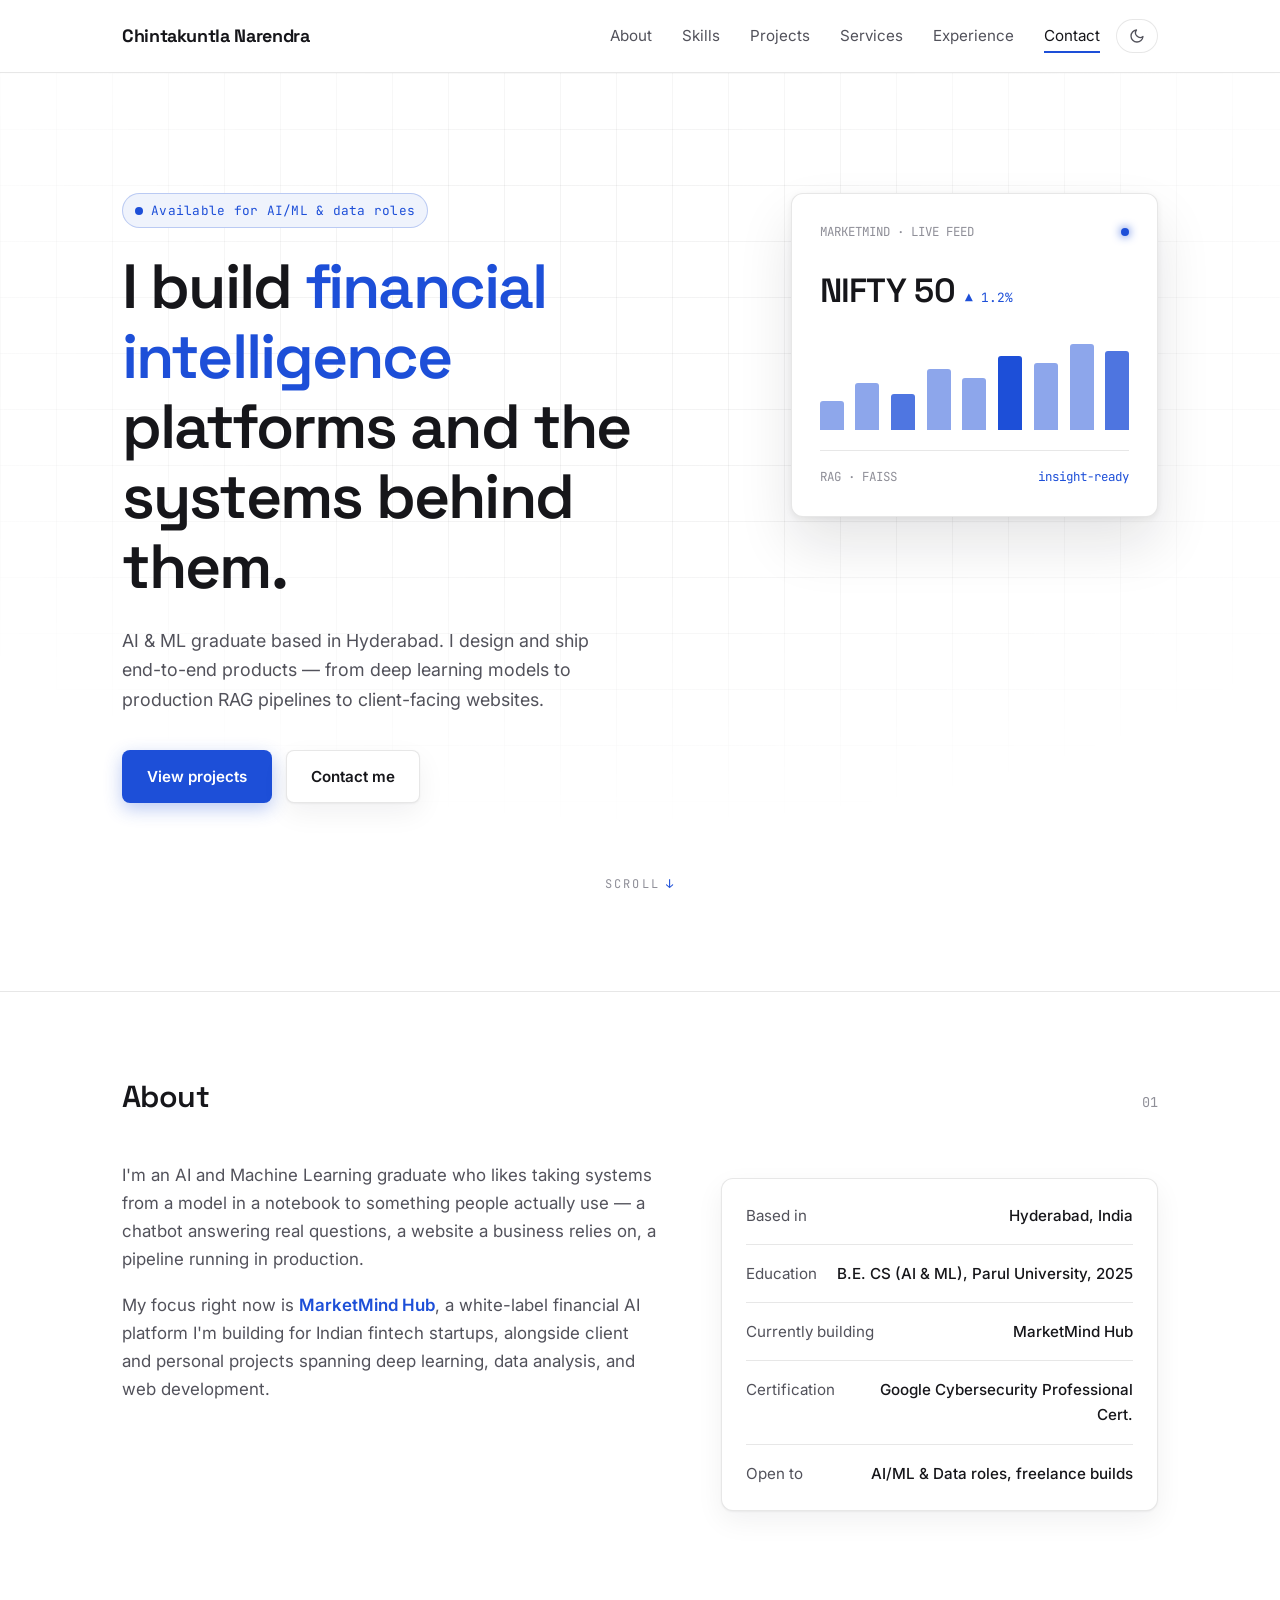
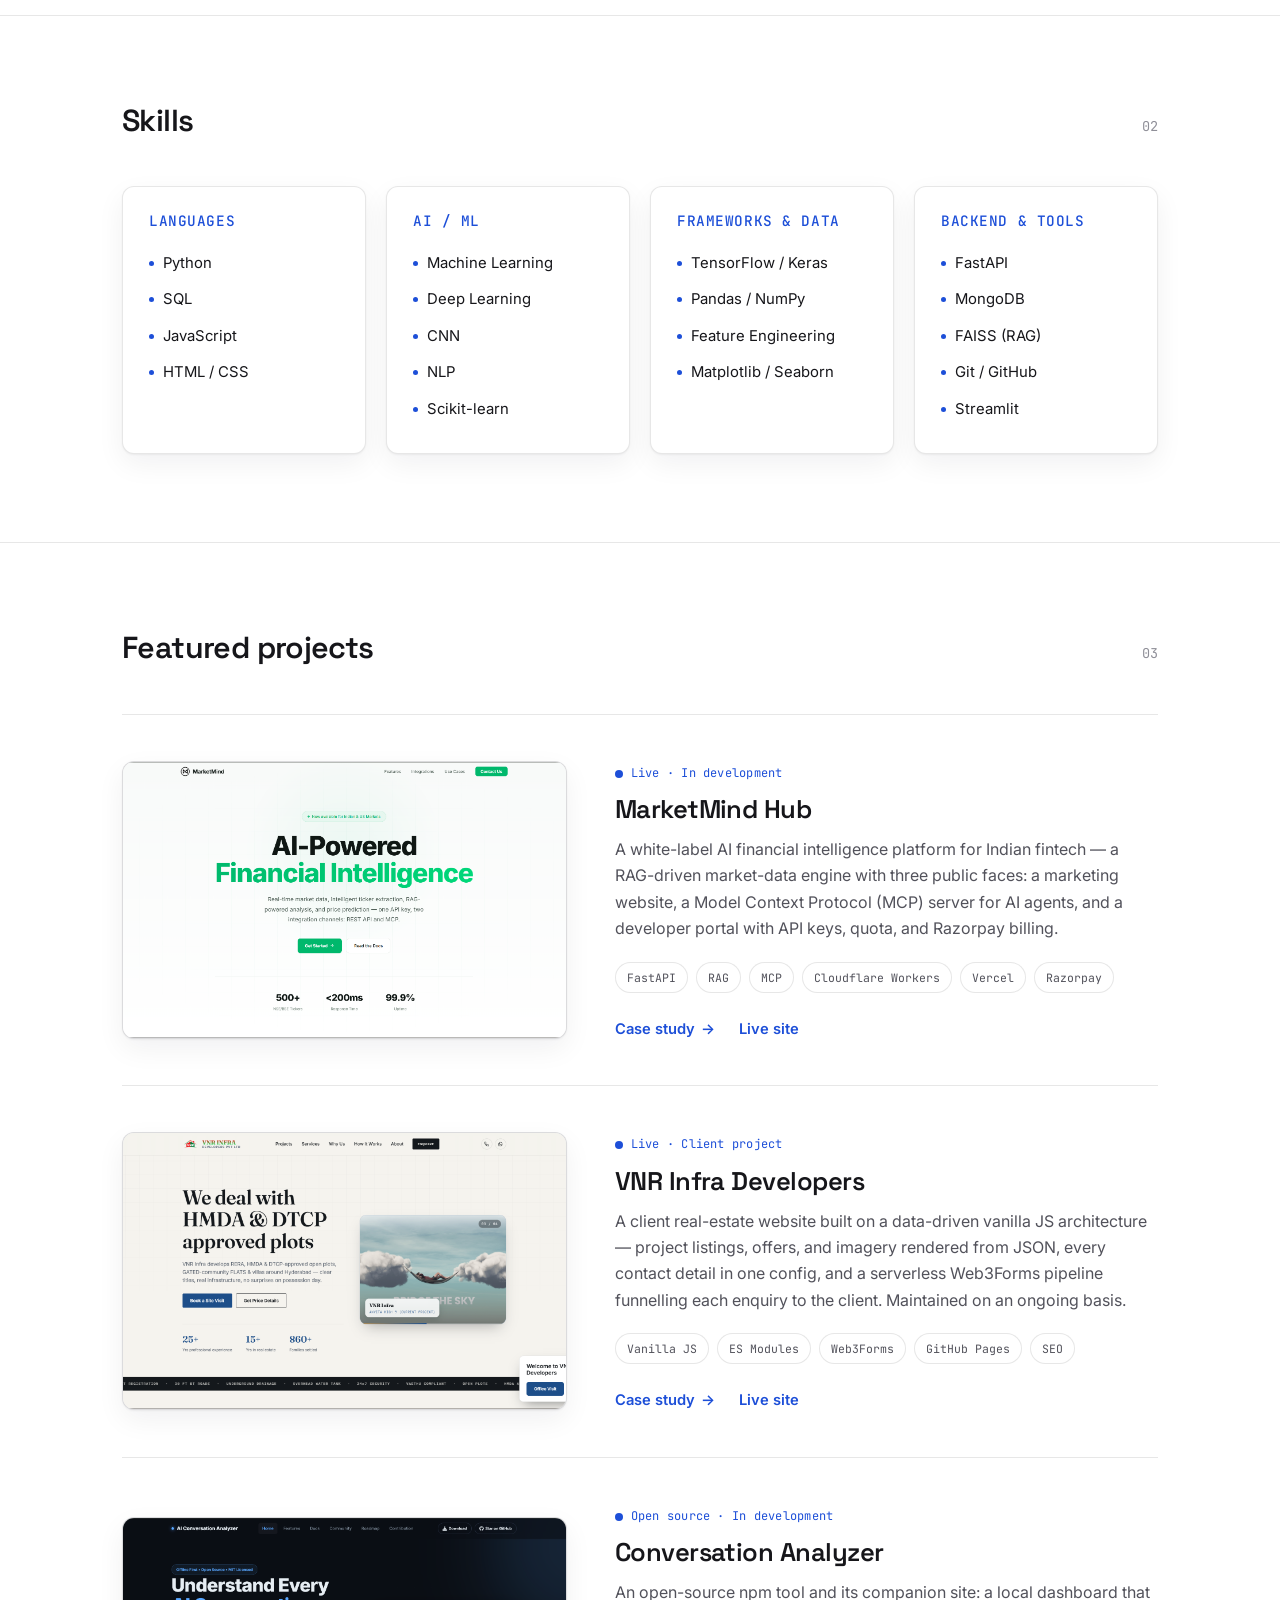
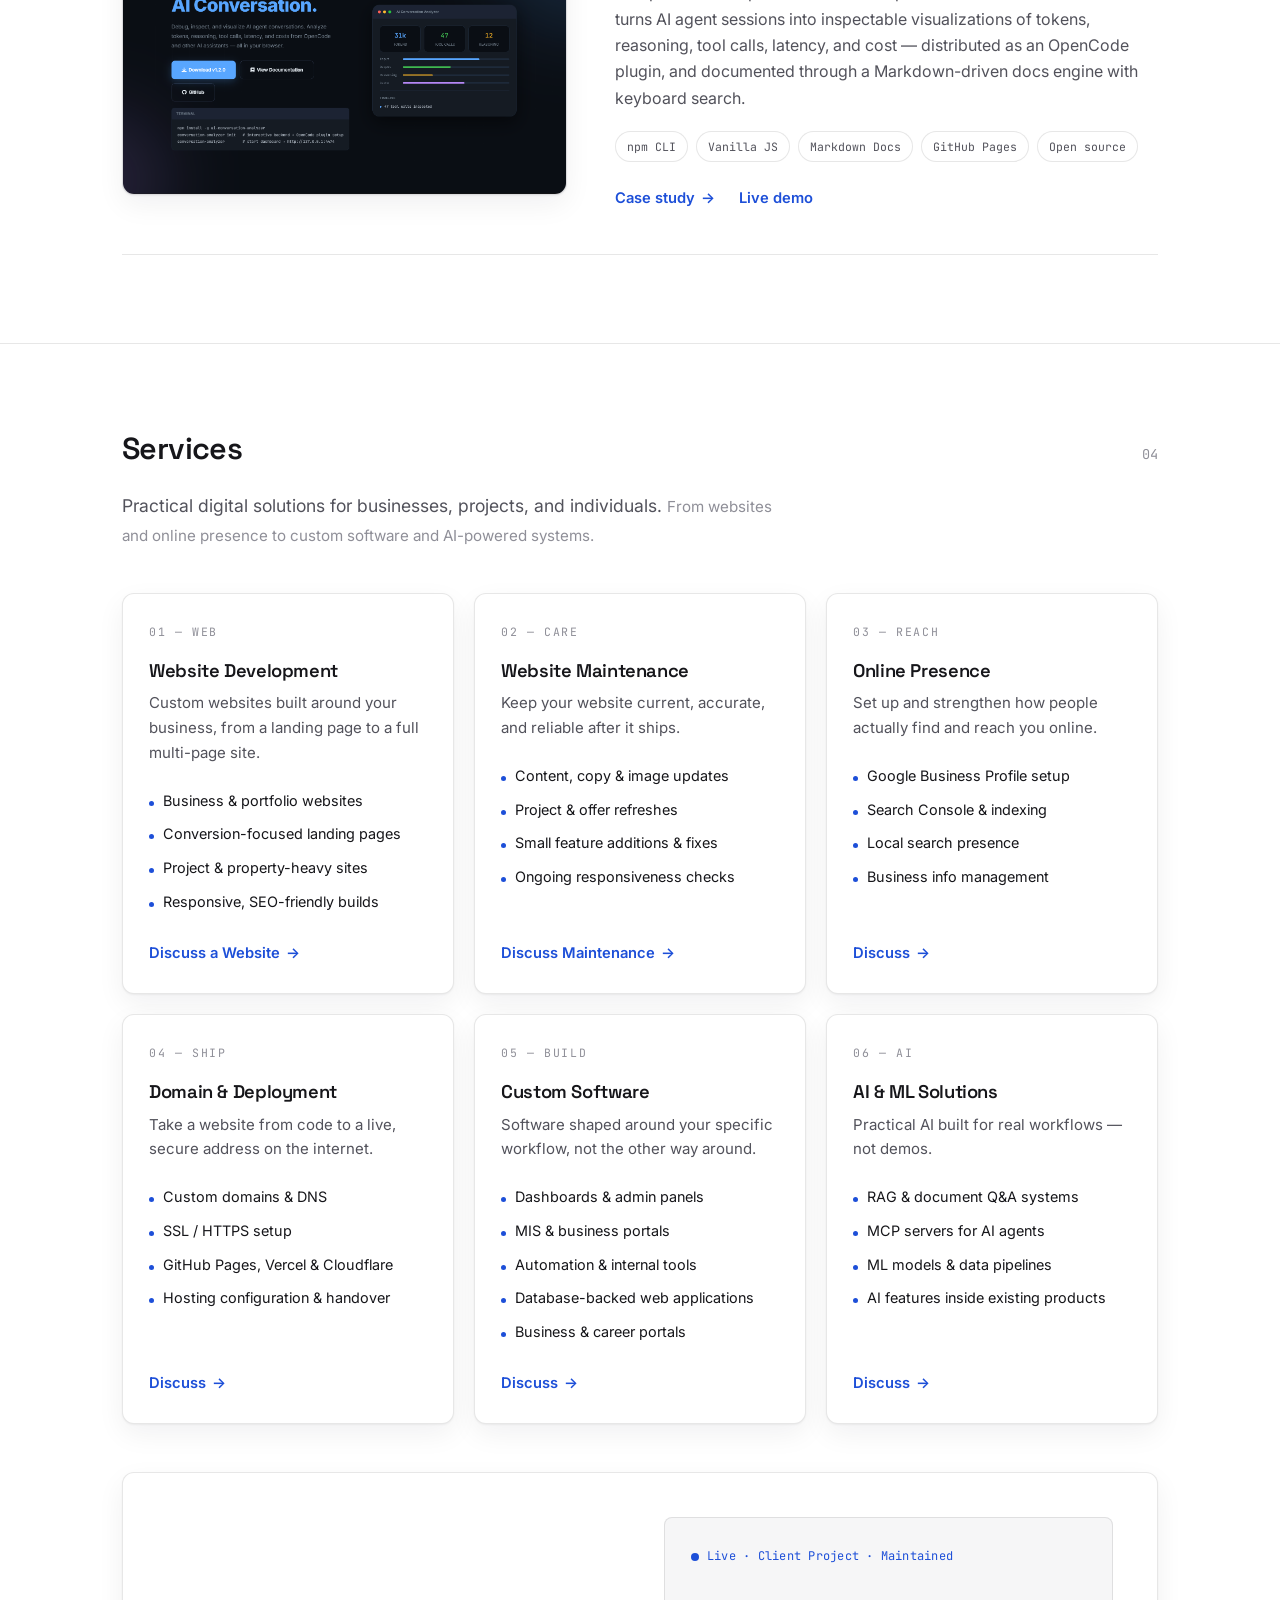
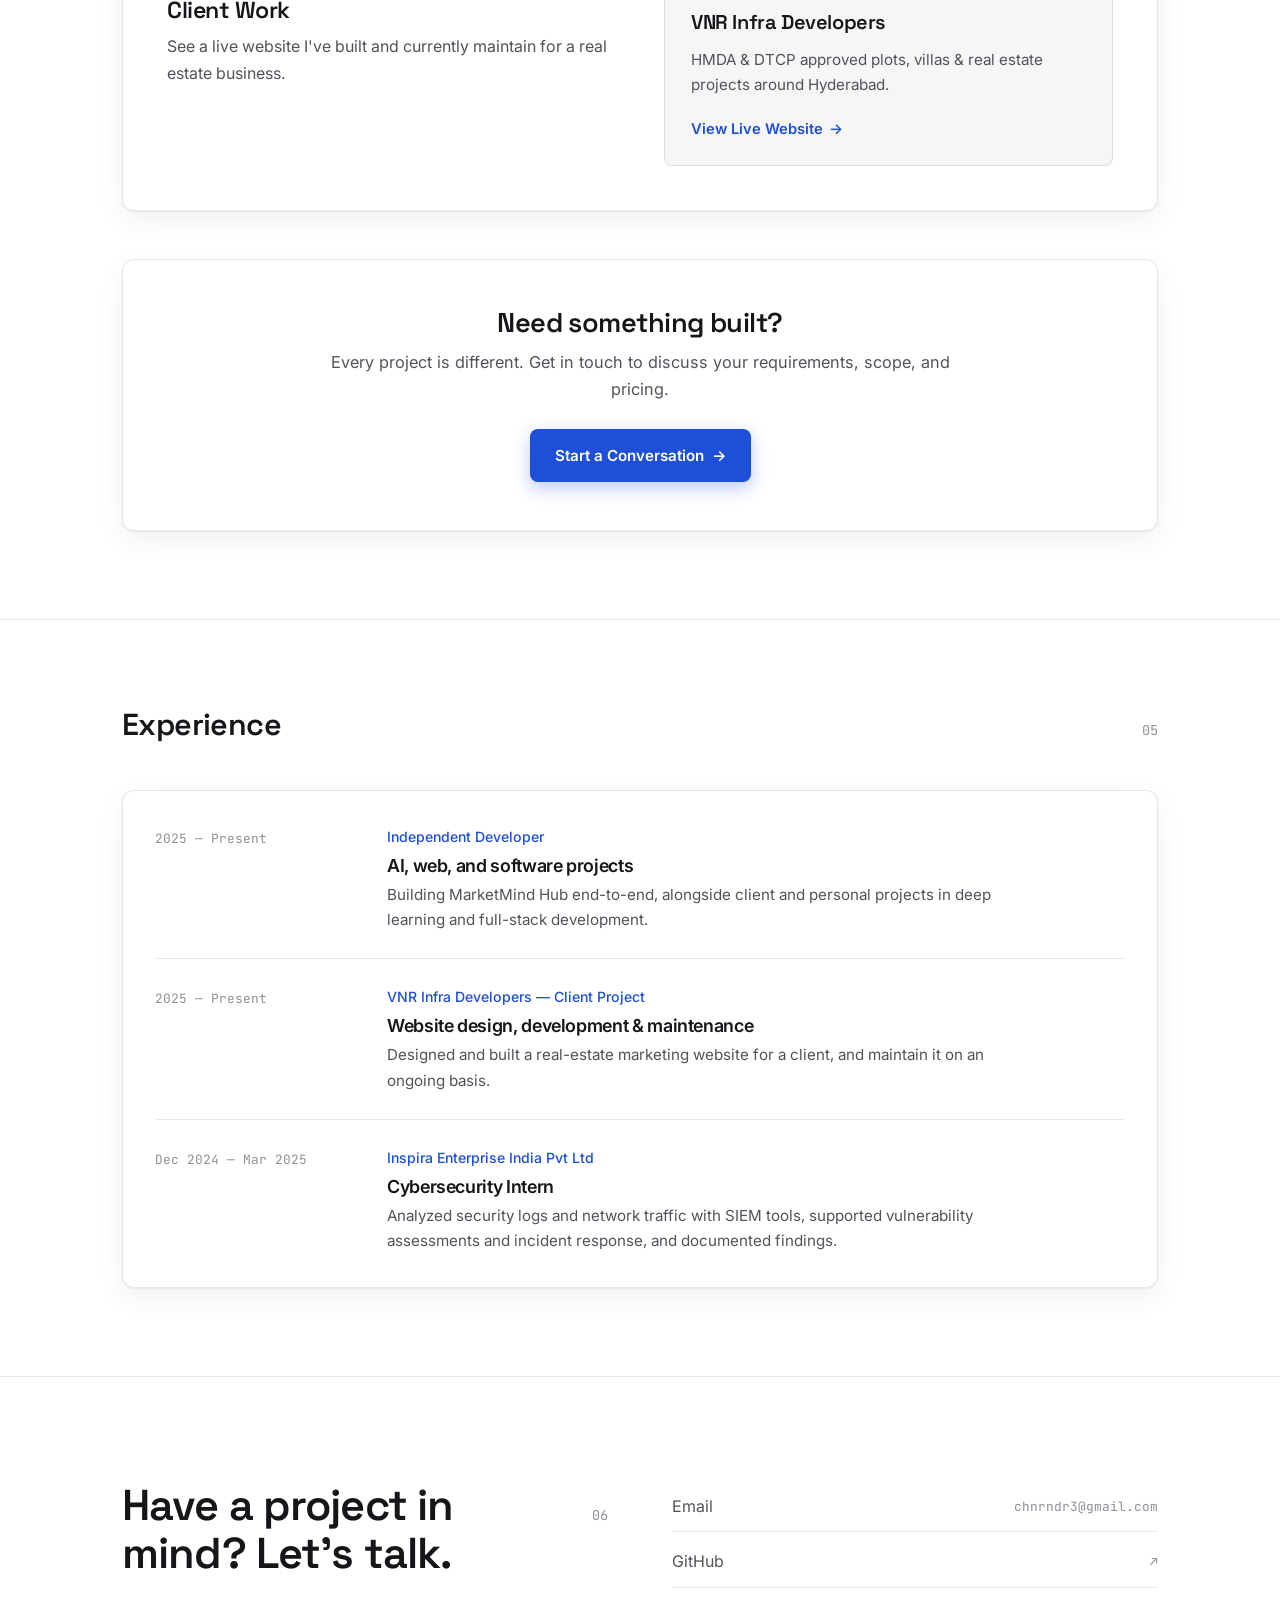
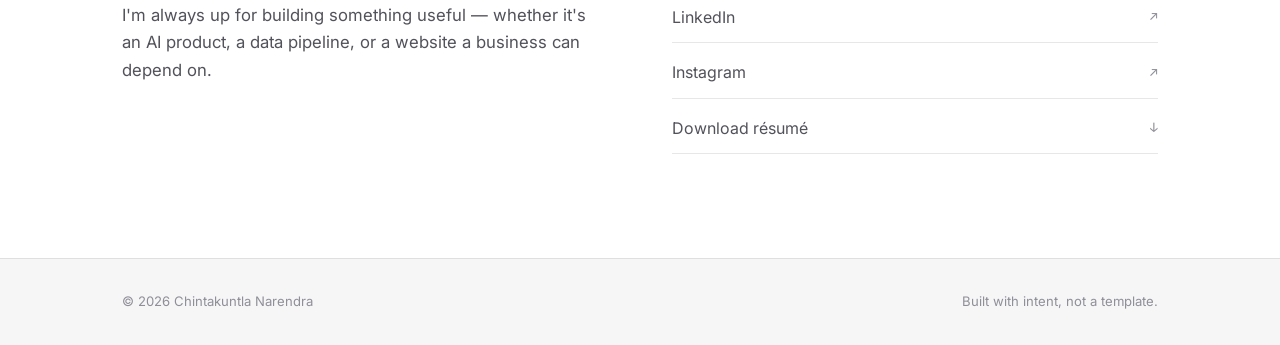
<file: index.html>
<!DOCTYPE html>
<html lang="en">
<head>
<meta charset="UTF-8" />
<meta name="viewport" content="width=device-width, initial-scale=1.0" />
<title>Chintakuntla Narendra — AI/ML Engineer &amp; Developer</title>
<meta name="description" content="Portfolio of Chintakuntla Narendra — AI/ML engineer building financial intelligence platforms, deep learning systems, and client web products." />
<link rel="preconnect" href="https://fonts.googleapis.com">
<link href="https://fonts.googleapis.com/css2?family=Space+Grotesk:wght@400;500;600&family=Inter:wght@400;500;600&family=JetBrains+Mono:wght@400;500&display=swap" rel="stylesheet">
<link rel="stylesheet" href="css/style.css" />
<script>
  // Apply theme before paint to avoid flash
  (function () {
    try {
      var stored = localStorage.getItem("theme");
      var dark = stored ? stored === "dark" : window.matchMedia("(prefers-color-scheme: dark)").matches;
      if (dark) document.documentElement.setAttribute("data-theme", "dark");
    } catch (e) {}
  })();
</script>
</head>
<body>

<header class="site-header">
  <div class="wrap">
    <a href="#top" class="name">Chintakuntla Narendra</a>
    <nav>
      <span class="nav-links">
        <a href="#about">About</a>
        <a href="#skills">Skills</a>
        <a href="#projects">Projects</a>
        <a href="#services">Services</a>
        <a href="#experience">Experience</a>
        <a href="#contact">Contact</a>
      </span>
      <button class="theme-toggle" id="themeToggle" aria-label="Toggle color theme">
        <span class="icon icon-moon">
          <svg width="16" height="16" viewBox="0 0 24 24" fill="none" stroke="currentColor" stroke-width="2" stroke-linecap="round" stroke-linejoin="round"><path d="M21 12.79A9 9 0 1 1 11.21 3 7 7 0 0 0 21 12.79z"/></svg>
        </span>
        <span class="icon icon-sun">
          <svg width="16" height="16" viewBox="0 0 24 24" fill="none" stroke="currentColor" stroke-width="2" stroke-linecap="round" stroke-linejoin="round"><circle cx="12" cy="12" r="5"/><line x1="12" y1="1" x2="12" y2="3"/><line x1="12" y1="21" x2="12" y2="23"/><line x1="4.22" y1="4.22" x2="5.64" y2="5.64"/><line x1="18.36" y1="18.36" x2="19.78" y2="19.78"/><line x1="1" y1="12" x2="3" y2="12"/><line x1="21" y1="12" x2="23" y2="12"/><line x1="4.22" y1="19.78" x2="5.64" y2="18.36"/><line x1="18.36" y1="5.64" x2="19.78" y2="4.22"/></svg>
        </span>
      </button>
    </nav>
  </div>
</header>

<main id="top">

  <section class="hero">
    <div class="wrap hero-inner">
      <div class="reveal">
        <span class="badge"><span class="dot"></span>Available for AI/ML &amp; data roles</span>
        <h1>I build <em>financial intelligence</em> platforms and the systems behind them.</h1>
        <p class="lede">AI &amp; ML graduate based in Hyderabad. I design and ship end-to-end products — from deep learning models to production RAG pipelines to client-facing websites.</p>
        <div class="cta-row">
          <a href="#projects" class="btn btn-primary">View projects</a>
          <a href="#contact" class="btn btn-ghost">Contact me</a>
        </div>
      </div>

      <div class="hero-panel reveal">
        <div class="panel-head">
          <span>MARKETMIND · LIVE FEED</span>
          <span class="led"></span>
        </div>
        <div class="panel-stat">
          <span class="num">NIFTY 50</span>
          <span class="delta">▲ 1.2%</span>
        </div>
        <div class="mini-bars" aria-hidden="true">
          <span></span><span></span><span></span><span></span><span></span><span></span><span></span><span></span><span></span>
        </div>
        <div class="panel-foot">
          <span>RAG · FAISS</span>
          <span class="accent">insight-ready</span>
        </div>
      </div>
    </div>
    <div class="scroll-cue">Scroll<span class="arrow">↓</span></div>
  </section>

  <hr class="hairline" />

  <section id="about">
    <div class="wrap">
      <div class="section-head reveal">
        <h2 class="eyebrow">About</h2>
        <span class="index">01</span>
      </div>
      <div class="about-grid">
        <div class="body reveal">
          <p>I'm an AI and Machine Learning graduate who likes taking systems from a model in a notebook to something people actually use — a chatbot answering real questions, a website a business relies on, a pipeline running in production.</p>
          <p>My focus right now is <strong>MarketMind Hub</strong>, a white-label financial AI platform I'm building for Indian fintech startups, alongside client and personal projects spanning deep learning, data analysis, and web development.</p>
        </div>
        <ul class="fact-card reveal">
          <li><span class="k">Based in</span><span class="v">Hyderabad, India</span></li>
          <li><span class="k">Education</span><span class="v">B.E. CS (AI &amp; ML), Parul University, 2025</span></li>
          <li><span class="k">Currently building</span><span class="v">MarketMind Hub</span></li>
          <li><span class="k">Certification</span><span class="v">Google Cybersecurity Professional Cert.</span></li>
          <li><span class="k">Open to</span><span class="v">AI/ML &amp; Data roles, freelance builds</span></li>
        </ul>
      </div>
    </div>
  </section>

  <hr class="hairline" />

  <section id="skills">
    <div class="wrap">
      <div class="section-head reveal">
        <h2 class="eyebrow">Skills</h2>
        <span class="index">02</span>
      </div>
      <div class="skills-grid">
        <div class="skill-group reveal">
          <h3>Languages</h3>
          <ul><li>Python</li><li>SQL</li><li>JavaScript</li><li>HTML / CSS</li></ul>
        </div>
        <div class="skill-group reveal">
          <h3>AI / ML</h3>
          <ul><li>Machine Learning</li><li>Deep Learning</li><li>CNN</li><li>NLP</li><li>Scikit-learn</li></ul>
        </div>
        <div class="skill-group reveal">
          <h3>Frameworks &amp; Data</h3>
          <ul><li>TensorFlow / Keras</li><li>Pandas / NumPy</li><li>Feature Engineering</li><li>Matplotlib / Seaborn</li></ul>
        </div>
        <div class="skill-group reveal">
          <h3>Backend &amp; Tools</h3>
          <ul><li>FastAPI</li><li>MongoDB</li><li>FAISS (RAG)</li><li>Git / GitHub</li><li>Streamlit</li></ul>
        </div>
      </div>
    </div>
  </section>

  <hr class="hairline" />

  <section id="projects">
    <div class="wrap">
      <div class="section-head reveal">
        <h2 class="eyebrow">Featured projects</h2>
        <span class="index">03</span>
      </div>

      <div class="project-row reveal">
        <div class="project-media"><img src="assets/marketmind_website.png" alt="MarketMind Hub website screenshot" loading="lazy" width="800" height="500" /></div>
        <div class="project-meta">
          <span class="status">Live · In development</span>
          <h3>MarketMind Hub</h3>
          <p>A white-label AI financial intelligence platform for Indian fintech — a RAG-driven market-data engine with three public faces: a marketing website, a Model Context Protocol (MCP) server for AI agents, and a developer portal with API keys, quota, and Razorpay billing.</p>
          <div class="tag-list">
            <span class="tag">FastAPI</span><span class="tag">RAG</span><span class="tag">MCP</span><span class="tag">Cloudflare Workers</span><span class="tag">Vercel</span><span class="tag">Razorpay</span>
          </div>
          <div class="project-links">
            <a href="projects/marketmind/index.html">Case study <span class="arrow-expand">→</span></a>
            <a href="https://marketmind-hub.in/" target="_blank" rel="noopener">Live site</a>
          </div>
        </div>
      </div>

      <div class="project-row reveal">
        <div class="project-media"><img src="assets/vnr_infra_website.png" alt="VNR Infra Developers website screenshot" loading="lazy" width="800" height="500" /></div>
        <div class="project-meta">
          <span class="status">Live · Client project</span>
          <h3>VNR Infra Developers</h3>
          <p>A client real-estate website built on a data-driven vanilla JS architecture — project listings, offers, and imagery rendered from JSON, every contact detail in one config, and a serverless Web3Forms pipeline funnelling each enquiry to the client. Maintained on an ongoing basis.</p>
          <div class="tag-list">
            <span class="tag">Vanilla JS</span><span class="tag">ES Modules</span><span class="tag">Web3Forms</span><span class="tag">GitHub Pages</span><span class="tag">SEO</span>
          </div>
          <div class="project-links">
            <a href="projects/vnr.html">Case study <span class="arrow-expand">→</span></a>
            <a href="https://vnrinfradevelopers.com/" target="_blank" rel="noopener">Live site</a>
          </div>
        </div>
      </div>

      <div class="project-row reveal">
        <div class="project-media"><img src="assets/conversation_analyzer_website.png" alt="Conversation Analyzer dashboard screenshot" loading="lazy" width="800" height="500" /></div>
        <div class="project-meta">
          <span class="status">Open source · In development</span>
          <h3>Conversation Analyzer</h3>
          <p>An open-source npm tool and its companion site: a local dashboard that turns AI agent sessions into inspectable visualizations of tokens, reasoning, tool calls, latency, and cost — distributed as an OpenCode plugin, and documented through a Markdown-driven docs engine with keyboard search.</p>
          <div class="tag-list">
            <span class="tag">npm CLI</span><span class="tag">Vanilla JS</span><span class="tag">Markdown Docs</span><span class="tag">GitHub Pages</span><span class="tag">Open source</span>
          </div>
          <div class="project-links">
            <a href="projects/conversation-analyzer.html">Case study <span class="arrow-expand">→</span></a>
            <a href="https://conversation-analyzer.github.io/" target="_blank" rel="noopener">Live demo</a>
          </div>
        </div>
      </div>

      <!-- <div class="project-row reveal">
        <div class="project-media"><div class="placeholder">Plant Disease Detection<br/>screenshot</div></div>
        <div class="project-meta">
          <span class="status">Complete</span>
          <h3>Plant Disease Detection</h3>
          <p>A CNN-based deep learning model for classifying plant diseases from leaf images, with image preprocessing, augmentation, and a real-time prediction workflow in Jupyter.</p>
          <div class="tag-list">
            <span class="tag">TensorFlow</span><span class="tag">Keras</span><span class="tag">CNN</span>
          </div>
          <div class="project-links">
            <a href="projects/plant-disease.html">Case study <span class="arrow-expand">→</span></a>
            <a href="https://github.com/NarriGoud/" target="_blank" rel="noopener">GitHub</a>
          </div>
        </div>
      </div> -->

    </div>
  </section>

  <hr class="hairline" />

  <section id="services">
    <div class="wrap">
      <div class="section-head reveal">
        <h2 class="eyebrow">Services</h2>
        <span class="index">04</span>
      </div>
      <p class="services-lede reveal">
        Practical digital solutions for businesses, projects, and individuals.
        <span>From websites and online presence to custom software and AI-powered systems.</span>
      </p>

      <div class="services-grid">
        <article class="service-card reveal">
          <span class="service-num">01 — Web</span>
          <h3>Website Development</h3>
          <p>Custom websites built around your business, from a landing page to a full multi-page site.</p>
          <ul>
            <li>Business &amp; portfolio websites</li>
            <li>Conversion-focused landing pages</li>
            <li>Project &amp; property-heavy sites</li>
            <li>Responsive, SEO-friendly builds</li>
          </ul>
          <a href="#contact">Discuss a Website <span class="arrow-expand">→</span></a>
        </article>

        <article class="service-card reveal">
          <span class="service-num">02 — Care</span>
          <h3>Website Maintenance</h3>
          <p>Keep your website current, accurate, and reliable after it ships.</p>
          <ul>
            <li>Content, copy &amp; image updates</li>
            <li>Project &amp; offer refreshes</li>
            <li>Small feature additions &amp; fixes</li>
            <li>Ongoing responsiveness checks</li>
          </ul>
          <a href="#contact">Discuss Maintenance <span class="arrow-expand">→</span></a>
        </article>

        <article class="service-card reveal">
          <span class="service-num">03 — Reach</span>
          <h3>Online Presence</h3>
          <p>Set up and strengthen how people actually find and reach you online.</p>
          <ul>
            <li>Google Business Profile setup</li>
            <li>Search Console &amp; indexing</li>
            <li>Local search presence</li>
            <li>Business info management</li>
          </ul>
          <a href="#contact">Discuss <span class="arrow-expand">→</span></a>
        </article>

        <article class="service-card reveal">
          <span class="service-num">04 — Ship</span>
          <h3>Domain &amp; Deployment</h3>
          <p>Take a website from code to a live, secure address on the internet.</p>
          <ul>
            <li>Custom domains &amp; DNS</li>
            <li>SSL / HTTPS setup</li>
            <li>GitHub Pages, Vercel &amp; Cloudflare</li>
            <li>Hosting configuration &amp; handover</li>
          </ul>
          <a href="#contact">Discuss <span class="arrow-expand">→</span></a>
        </article>

        <article class="service-card reveal">
          <span class="service-num">05 — Build</span>
          <h3>Custom Software</h3>
          <p>Software shaped around your specific workflow, not the other way around.</p>
          <ul>
            <li>Dashboards &amp; admin panels</li>
            <li>MIS &amp; business portals</li>
            <li>Automation &amp; internal tools</li>
            <li>Database-backed web applications</li>
            <li>Business & career portals</li>
          </ul>
          <a href="#contact">Discuss <span class="arrow-expand">→</span></a>
        </article>

        <article class="service-card reveal">
          <span class="service-num">06 — AI</span>
          <h3>AI &amp; ML Solutions</h3>
          <p>Practical AI built for real workflows — not demos.</p>
          <ul>
            <li>RAG &amp; document Q&amp;A systems</li>
            <li>MCP servers for AI agents</li>
            <li>ML models &amp; data pipelines</li>
            <li>AI features inside existing products</li>
          </ul>
          <a href="#contact">Discuss <span class="arrow-expand">→</span></a>
        </article>
      </div>

      <div class="client-work reveal">
        <div class="client-work-head">
          <h3>Client Work</h3>
          <p>See a live website I've built and currently maintain for a real estate business.</p>
        </div>
        <div class="client-work-item">
          <span class="client-status">Live · Client Project · Maintained</span>
          <h4>VNR Infra Developers</h4>
          <p>HMDA &amp; DTCP approved plots, villas &amp; real estate projects around Hyderabad.</p>
          <a href="https://vnrinfradevelopers.com/" target="_blank" rel="noopener">View Live Website <span class="arrow-expand">→</span></a>
        </div>
      </div>

      <div class="services-cta reveal">
        <h3>Need something built?</h3>
        <p>Every project is different. Get in touch to discuss your requirements, scope, and pricing.</p>
        <a href="#contact" class="btn btn-primary">Start a Conversation <span class="arrow-expand">→</span></a>
      </div>
    </div>
  </section>

  <hr class="hairline" />

  <section id="experience">
    <div class="wrap">
      <div class="section-head reveal">
        <h2 class="eyebrow">Experience</h2>
        <span class="index">05</span>
      </div>

      <div class="exp-list reveal">
        <div class="exp-item">
          <div class="when">2025 — Present</div>
          <div>
            <span class="org">Independent Developer</span>
            <h3>AI, web, and software projects</h3>
            <p>Building MarketMind Hub end-to-end, alongside client and personal projects in deep learning and full-stack development.</p>
          </div>
        </div>

        <div class="exp-item">
          <div class="when">2025 — Present</div>
          <div>
            <span class="org">VNR Infra Developers — Client Project</span>
            <h3>Website design, development &amp; maintenance</h3>
            <p>Designed and built a real-estate marketing website for a client, and maintain it on an ongoing basis.</p>
          </div>
        </div>

        <div class="exp-item">
          <div class="when">Dec 2024 — Mar 2025</div>
          <div>
            <span class="org">Inspira Enterprise India Pvt Ltd</span>
            <h3>Cybersecurity Intern</h3>
            <p>Analyzed security logs and network traffic with SIEM tools, supported vulnerability assessments and incident response, and documented findings.</p>
          </div>
        </div>
      </div>
    </div>
  </section>

  <section id="contact" class="contact">
    <div class="wrap">
      <div class="reveal">
        <div class="section-head" style="margin-bottom:24px;">
          <h2>Have a project in mind? Let's talk.</h2>
          <span class="index">06</span>
        </div>
        <p class="sub">I'm always up for building something useful — whether it's an AI product, a data pipeline, or a website a business can depend on.</p>
      </div>
      <div class="contact-links reveal">
        <a href="mailto:chnrndr3@gmail.com">Email <span class="ext">chnrndr3@gmail.com</span></a>
        <a href="https://github.com/NarriGoud/" target="_blank" rel="noopener">GitHub <span class="ext">↗</span></a>
        <a href="https://www.linkedin.com/in/chintakuntla-narendra" target="_blank" rel="noopener">LinkedIn <span class="ext">↗</span></a>
        <a href="https://www.instagram.com/narri___goud/" target="_blank" rel="noopener">Instagram <span class="ext">↗</span></a>
        <a href="assets/ChintakuntlaNarendra.pdf" target="_blank" rel="noopener">Download résumé <span class="ext">↓</span></a>
      </div>
    </div>
  </section>

</main>

<footer class="site-footer">
  <div class="wrap">
    <span>© <span id="year"></span> Chintakuntla Narendra</span>
    <span>Built with intent, not a template.</span>
  </div>
</footer>

<script src="js/main.js"></script>
</body>
</html>
</file>
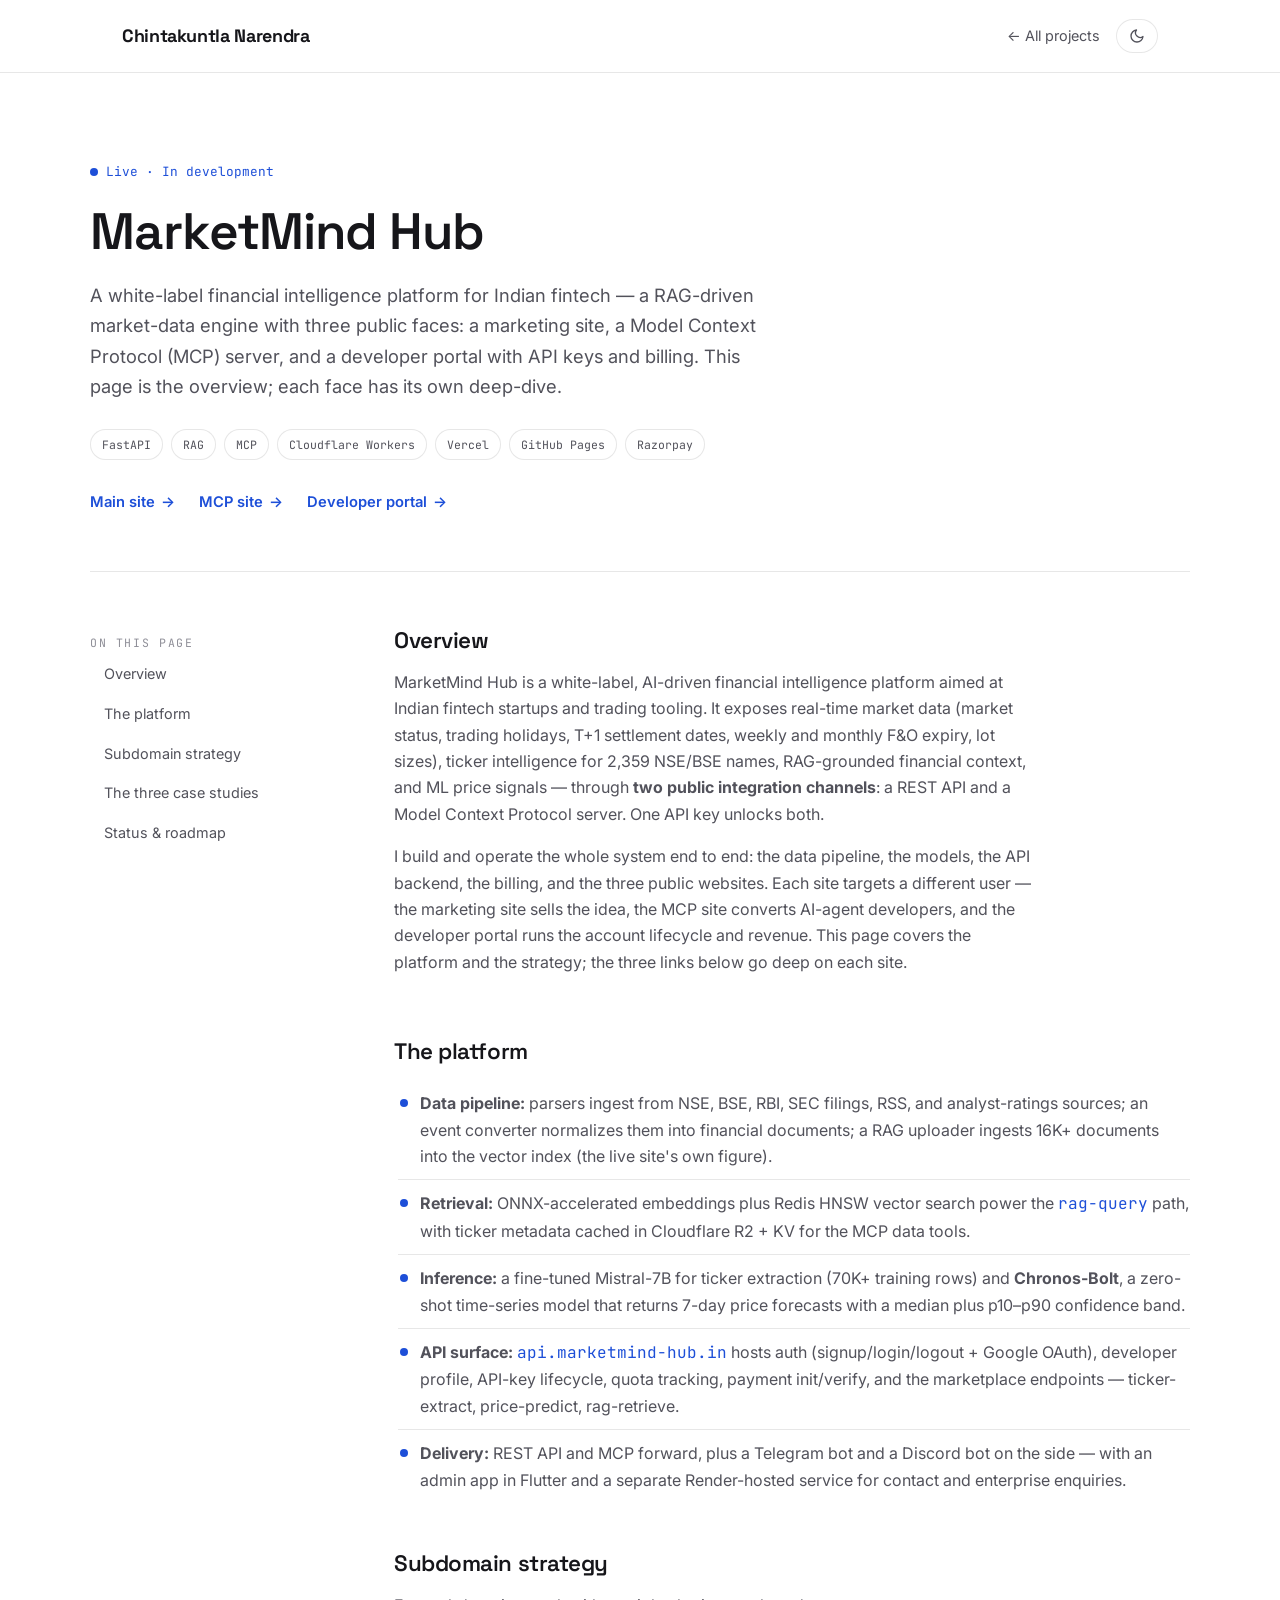
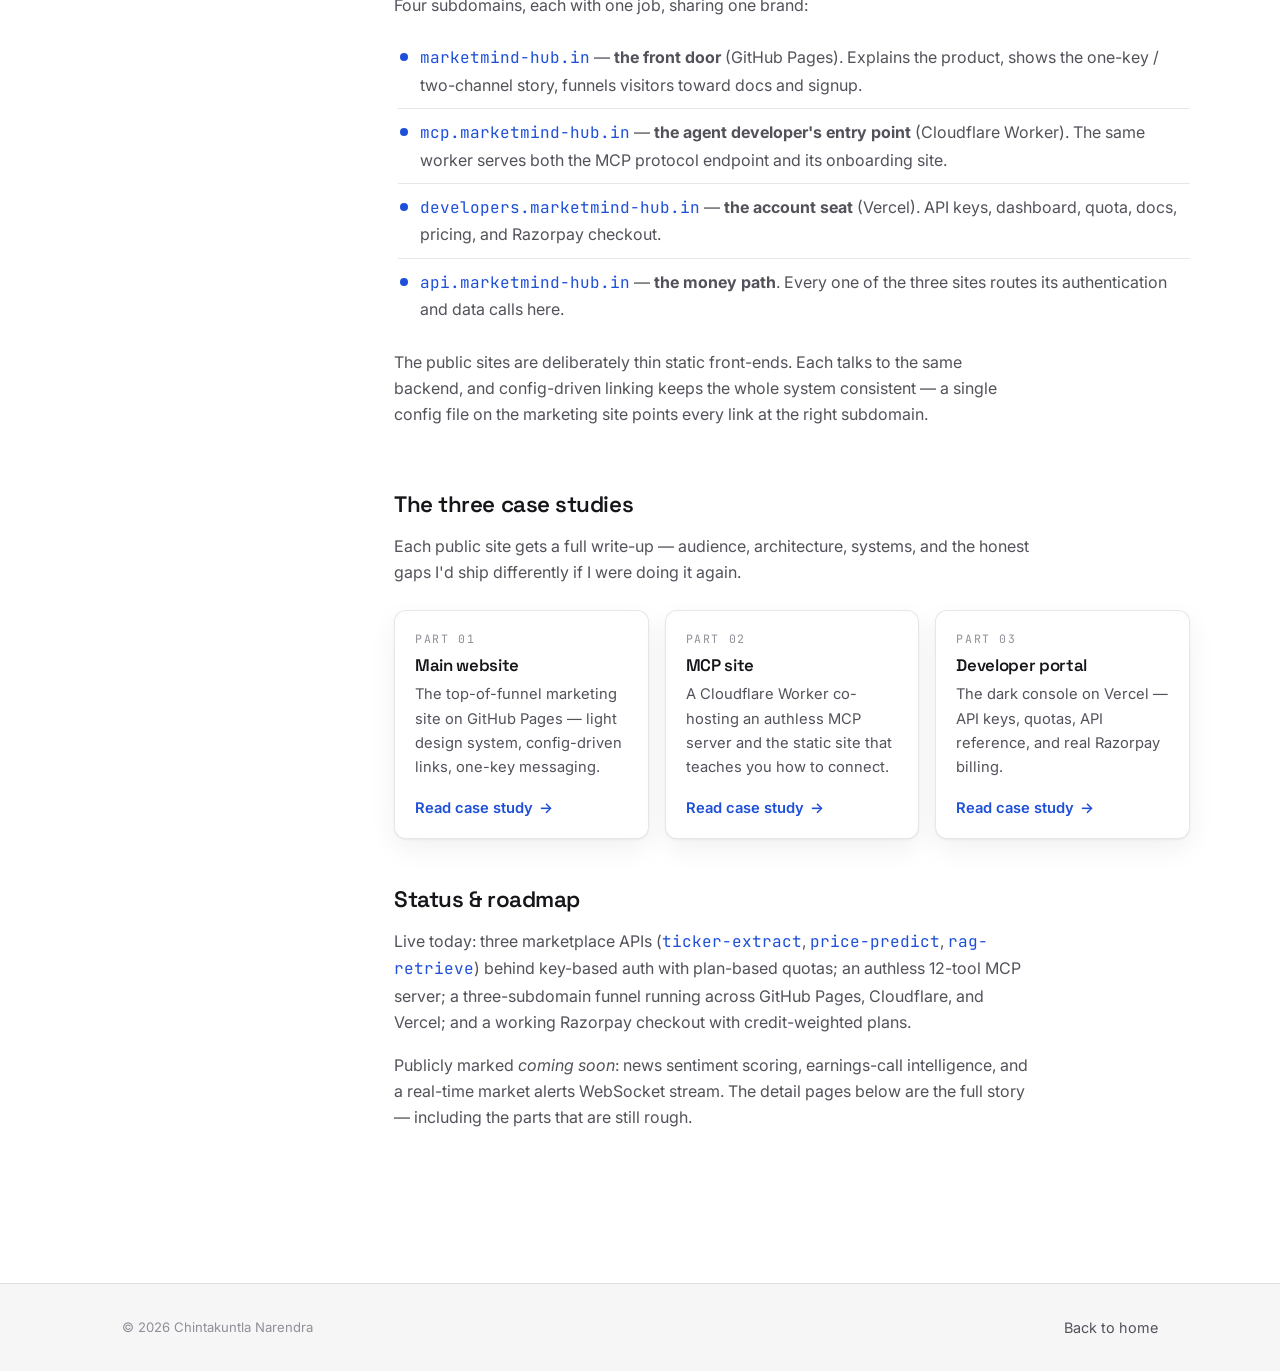
<file: projects/marketmind/index.html>
<!DOCTYPE html>
<html lang="en">
<head>
<meta charset="UTF-8" />
<meta name="viewport" content="width=device-width, initial-scale=1.0" />
<title>MarketMind Hub — Case Study — Chintakuntla Narendra</title>
<meta name="description" content="Case study overview: MarketMind Hub, a white-label AI financial intelligence platform for Indian fintech — a RAG-driven market data engine with three public faces: a marketing site, an MCP server, and a developer portal." />
<link href="https://fonts.googleapis.com/css2?family=Space+Grotesk:wght@400;500;600&family=Inter:wght@400;500;600&family=JetBrains+Mono:wght@400;500&display=swap" rel="stylesheet">
<link rel="stylesheet" href="../../css/style.css" />
<script>
  (function () {
    try {
      var stored = localStorage.getItem("theme");
      var dark = stored ? stored === "dark" : window.matchMedia("(prefers-color-scheme: dark)").matches;
      if (dark) document.documentElement.setAttribute("data-theme", "dark");
    } catch (e) {}
  })();
</script>
</head>
<body>

<header class="site-header">
  <div class="wrap">
    <a href="../../index.html" class="name">Chintakuntla Narendra</a>
    <nav>
      <a href="../../index.html#projects" class="back-link">← All projects</a>
      <button class="theme-toggle" id="themeToggle" aria-label="Toggle color theme">
        <span class="icon icon-moon">
          <svg width="16" height="16" viewBox="0 0 24 24" fill="none" stroke="currentColor" stroke-width="2" stroke-linecap="round" stroke-linejoin="round"><path d="M21 12.79A9 9 0 1 1 11.21 3 7 7 0 0 0 21 12.79z"/></svg>
        </span>
        <span class="icon icon-sun">
          <svg width="16" height="16" viewBox="0 0 24 24" fill="none" stroke="currentColor" stroke-width="2" stroke-linecap="round" stroke-linejoin="round"><circle cx="12" cy="12" r="5"/><line x1="12" y1="1" x2="12" y2="3"/><line x1="12" y1="21" x2="12" y2="23"/><line x1="4.22" y1="4.22" x2="5.64" y2="5.64"/><line x1="18.36" y1="18.36" x2="19.78" y2="19.78"/><line x1="1" y1="12" x2="3" y2="12"/><line x1="21" y1="12" x2="23" y2="12"/><line x1="4.22" y1="19.78" x2="5.64" y2="18.36"/><line x1="18.36" y1="5.64" x2="19.78" y2="4.22"/></svg>
        </span>
      </button>
    </nav>
  </div>
</header>

<main>
  <div class="detail-hero wrap reveal">
    <span class="status">Live · In development</span>
    <h1>MarketMind Hub</h1>
    <p class="lede">A white-label financial intelligence platform for Indian fintech — a RAG-driven market-data engine with three public faces: a marketing site, a Model Context Protocol (MCP) server, and a developer portal with API keys and billing. This page is the overview; each face has its own deep-dive.</p>
    <div class="tag-list">
      <span class="tag">FastAPI</span><span class="tag">RAG</span><span class="tag">MCP</span><span class="tag">Cloudflare Workers</span><span class="tag">Vercel</span><span class="tag">GitHub Pages</span><span class="tag">Razorpay</span>
    </div>
    <div class="project-links">
      <a href="https://marketmind-hub.in/" target="_blank" rel="noopener">Main site <span class="arrow-expand">→</span></a>
      <a href="https://mcp.marketmind-hub.in/" target="_blank" rel="noopener">MCP site <span class="arrow-expand">→</span></a>
      <a href="https://developers.marketmind-hub.in/" target="_blank" rel="noopener">Developer portal <span class="arrow-expand">→</span></a>
    </div>
  </div>

  <div class="detail-body wrap">
    <div class="detail-layout">
      <nav class="detail-nav" aria-label="Sections">
        <span class="label">On this page</span>
        <a href="#overview">Overview</a>
        <a href="#platform">The platform</a>
        <a href="#strategy">Subdomain strategy</a>
        <a href="#studies">The three case studies</a>
        <a href="#status">Status &amp; roadmap</a>
      </nav>

      <div>
        <section class="detail-section" id="overview">
          <h2>Overview</h2>
          <p>MarketMind Hub is a white-label, AI-driven financial intelligence platform aimed at Indian fintech startups and trading tooling. It exposes real-time market data (market status, trading holidays, T+1 settlement dates, weekly and monthly F&amp;O expiry, lot sizes), ticker intelligence for 2,359 NSE/BSE names, RAG-grounded financial context, and ML price signals — through <strong>two public integration channels</strong>: a REST API and a Model Context Protocol server. One API key unlocks both.</p>
          <p>I build and operate the whole system end to end: the data pipeline, the models, the API backend, the billing, and the three public websites. Each site targets a different user — the marketing site sells the idea, the MCP site converts AI-agent developers, and the developer portal runs the account lifecycle and revenue. This page covers the platform and the strategy; the three links below go deep on each site.</p>
        </section>

        <section class="detail-section" id="platform">
          <h2>The platform</h2>
          <ul>
            <li><strong>Data pipeline:</strong> parsers ingest from NSE, BSE, RBI, SEC filings, RSS, and analyst-ratings sources; an event converter normalizes them into financial documents; a RAG uploader ingests 16K+ documents into the vector index (the live site's own figure).</li>
            <li><strong>Retrieval:</strong> ONNX-accelerated embeddings plus Redis HNSW vector search power the <code style="font-family:var(--mono);color:var(--accent);">rag-query</code> path, with ticker metadata cached in Cloudflare R2 + KV for the MCP data tools.</li>
            <li><strong>Inference:</strong> a fine-tuned Mistral-7B for ticker extraction (70K+ training rows) and <strong>Chronos-Bolt</strong>, a zero-shot time-series model that returns 7-day price forecasts with a median plus p10–p90 confidence band.</li>
            <li><strong>API surface:</strong> <code style="font-family:var(--mono);color:var(--accent);">api.marketmind-hub.in</code> hosts auth (signup/login/logout + Google OAuth), developer profile, API-key lifecycle, quota tracking, payment init/verify, and the marketplace endpoints — ticker-extract, price-predict, rag-retrieve.</li>
            <li><strong>Delivery:</strong> REST API and MCP forward, plus a Telegram bot and a Discord bot on the side — with an admin app in Flutter and a separate Render-hosted service for contact and enterprise enquiries.</li>
          </ul>
        </section>

        <section class="detail-section" id="strategy">
          <h2>Subdomain strategy</h2>
          <p>Four subdomains, each with one job, sharing one brand:</p>
          <ul>
            <li><code style="font-family:var(--mono);color:var(--accent);">marketmind-hub.in</code> — <strong>the front door</strong> (GitHub Pages). Explains the product, shows the one-key / two-channel story, funnels visitors toward docs and signup.</li>
            <li><code style="font-family:var(--mono);color:var(--accent);">mcp.marketmind-hub.in</code> — <strong>the agent developer's entry point</strong> (Cloudflare Worker). The same worker serves both the MCP protocol endpoint and its onboarding site.</li>
            <li><code style="font-family:var(--mono);color:var(--accent);">developers.marketmind-hub.in</code> — <strong>the account seat</strong> (Vercel). API keys, dashboard, quota, docs, pricing, and Razorpay checkout.</li>
            <li><code style="font-family:var(--mono);color:var(--accent);">api.marketmind-hub.in</code> — <strong>the money path</strong>. Every one of the three sites routes its authentication and data calls here.</li>
          </ul>
          <p>The public sites are deliberately thin static front-ends. Each talks to the same backend, and config-driven linking keeps the whole system consistent — a single config file on the marketing site points every link at the right subdomain.</p>
        </section>

        <section class="detail-section" id="studies">
          <h2>The three case studies</h2>
          <p>Each public site gets a full write-up — audience, architecture, systems, and the honest gaps I'd ship differently if I were doing it again.</p>
          <div class="case-cards">
            <div class="case-card">
              <span class="case-num">Part 01</span>
              <h3>Main website</h3>
              <p>The top-of-funnel marketing site on GitHub Pages — light design system, config-driven links, one-key messaging.</p>
              <a href="website.html">Read case study <span class="arrow-expand">→</span></a>
            </div>
            <div class="case-card">
              <span class="case-num">Part 02</span>
              <h3>MCP site</h3>
              <p>A Cloudflare Worker co-hosting an authless MCP server and the static site that teaches you how to connect.</p>
              <a href="mcp.html">Read case study <span class="arrow-expand">→</span></a>
            </div>
            <div class="case-card">
              <span class="case-num">Part 03</span>
              <h3>Developer portal</h3>
              <p>The dark console on Vercel — API keys, quotas, API reference, and real Razorpay billing.</p>
              <a href="developers.html">Read case study <span class="arrow-expand">→</span></a>
            </div>
          </div>
        </section>

        <section class="detail-section" id="status">
          <h2>Status &amp; roadmap</h2>
          <p>Live today: three marketplace APIs (<code style="font-family:var(--mono);color:var(--accent);">ticker-extract</code>, <code style="font-family:var(--mono);color:var(--accent);">price-predict</code>, <code style="font-family:var(--mono);color:var(--accent);">rag-retrieve</code>) behind key-based auth with plan-based quotas; an authless 12-tool MCP server; a three-subdomain funnel running across GitHub Pages, Cloudflare, and Vercel; and a working Razorpay checkout with credit-weighted plans.</p>
          <p>Publicly marked <em>coming soon</em>: news sentiment scoring, earnings-call intelligence, and a real-time market alerts WebSocket stream. The detail pages below are the full story — including the parts that are still rough.</p>
        </section>
      </div>
    </div>
  </div>
</main>

<footer class="site-footer">
  <div class="wrap">
    <span>© <span id="year"></span> Chintakuntla Narendra</span>
    <a href="../../index.html" class="back-link">Back to home</a>
  </div>
</footer>

<script src="../../js/main.js"></script>
</body>
</html>
</file>
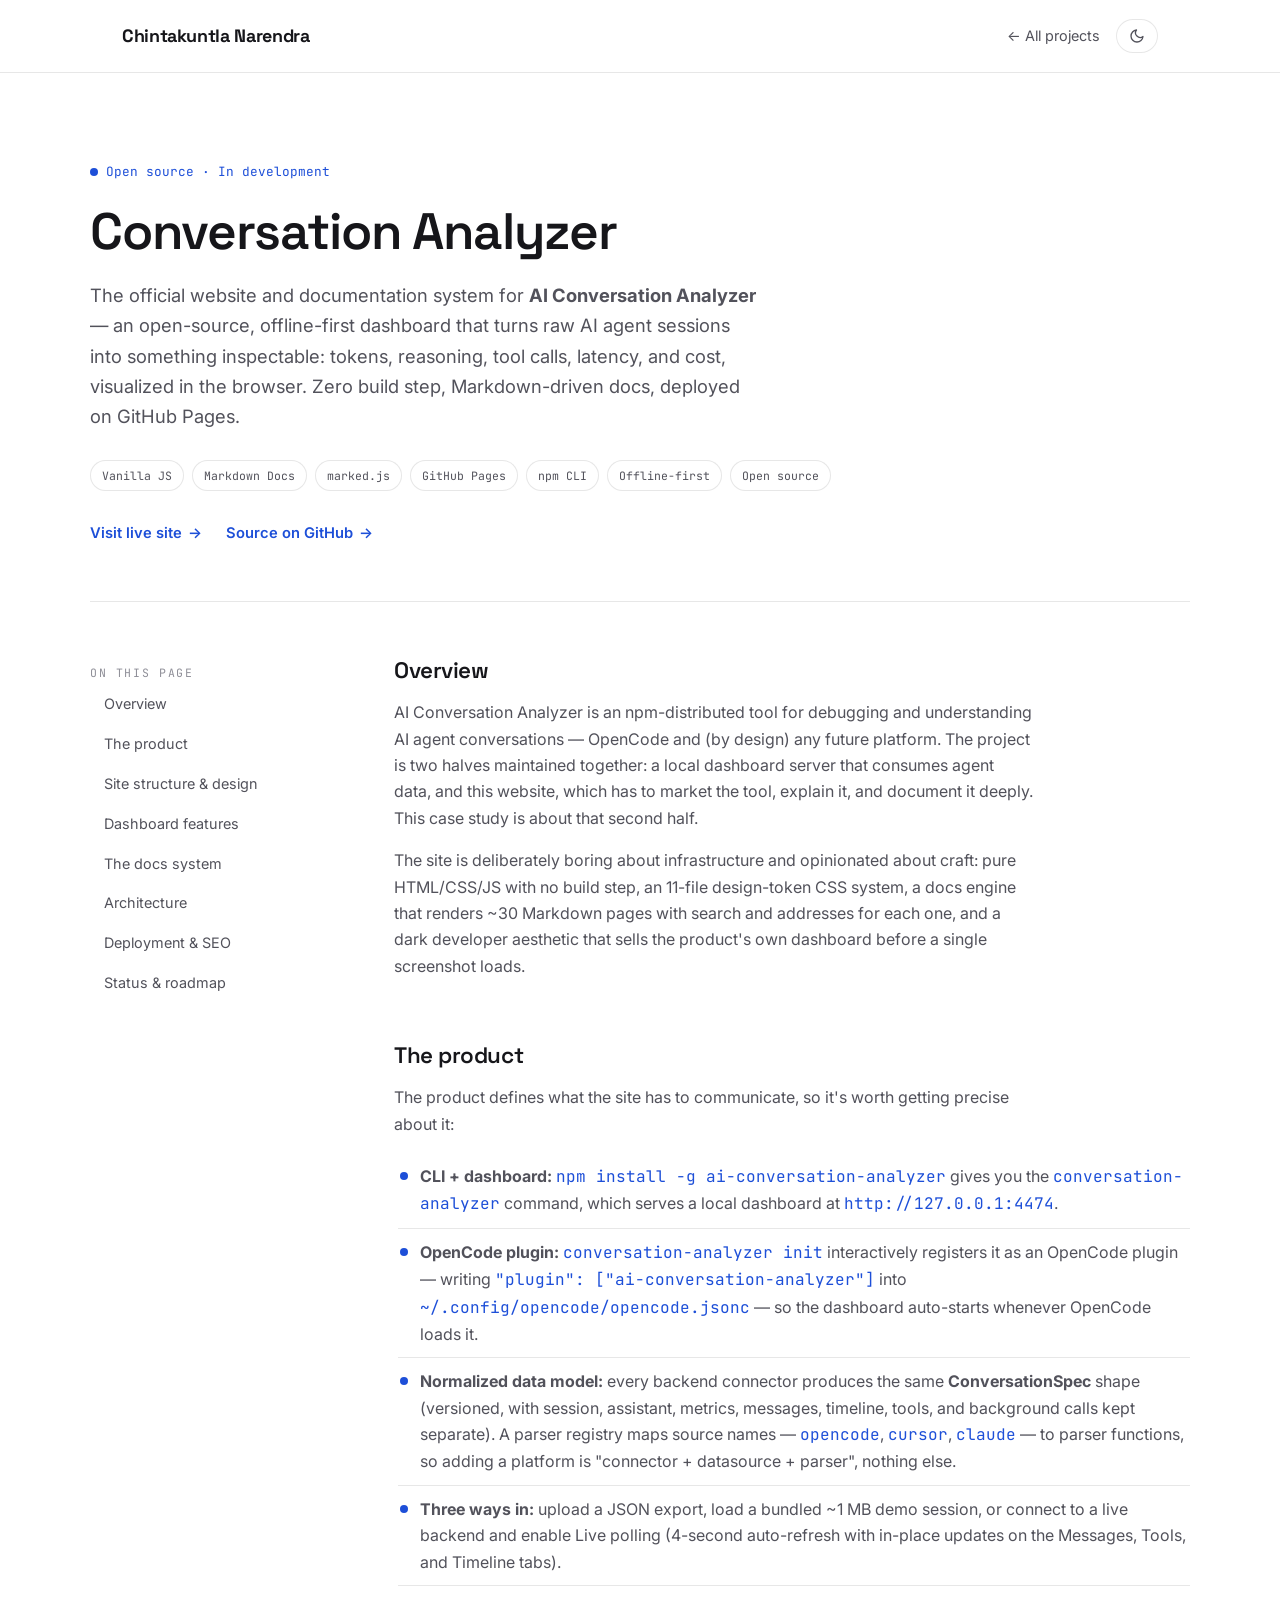
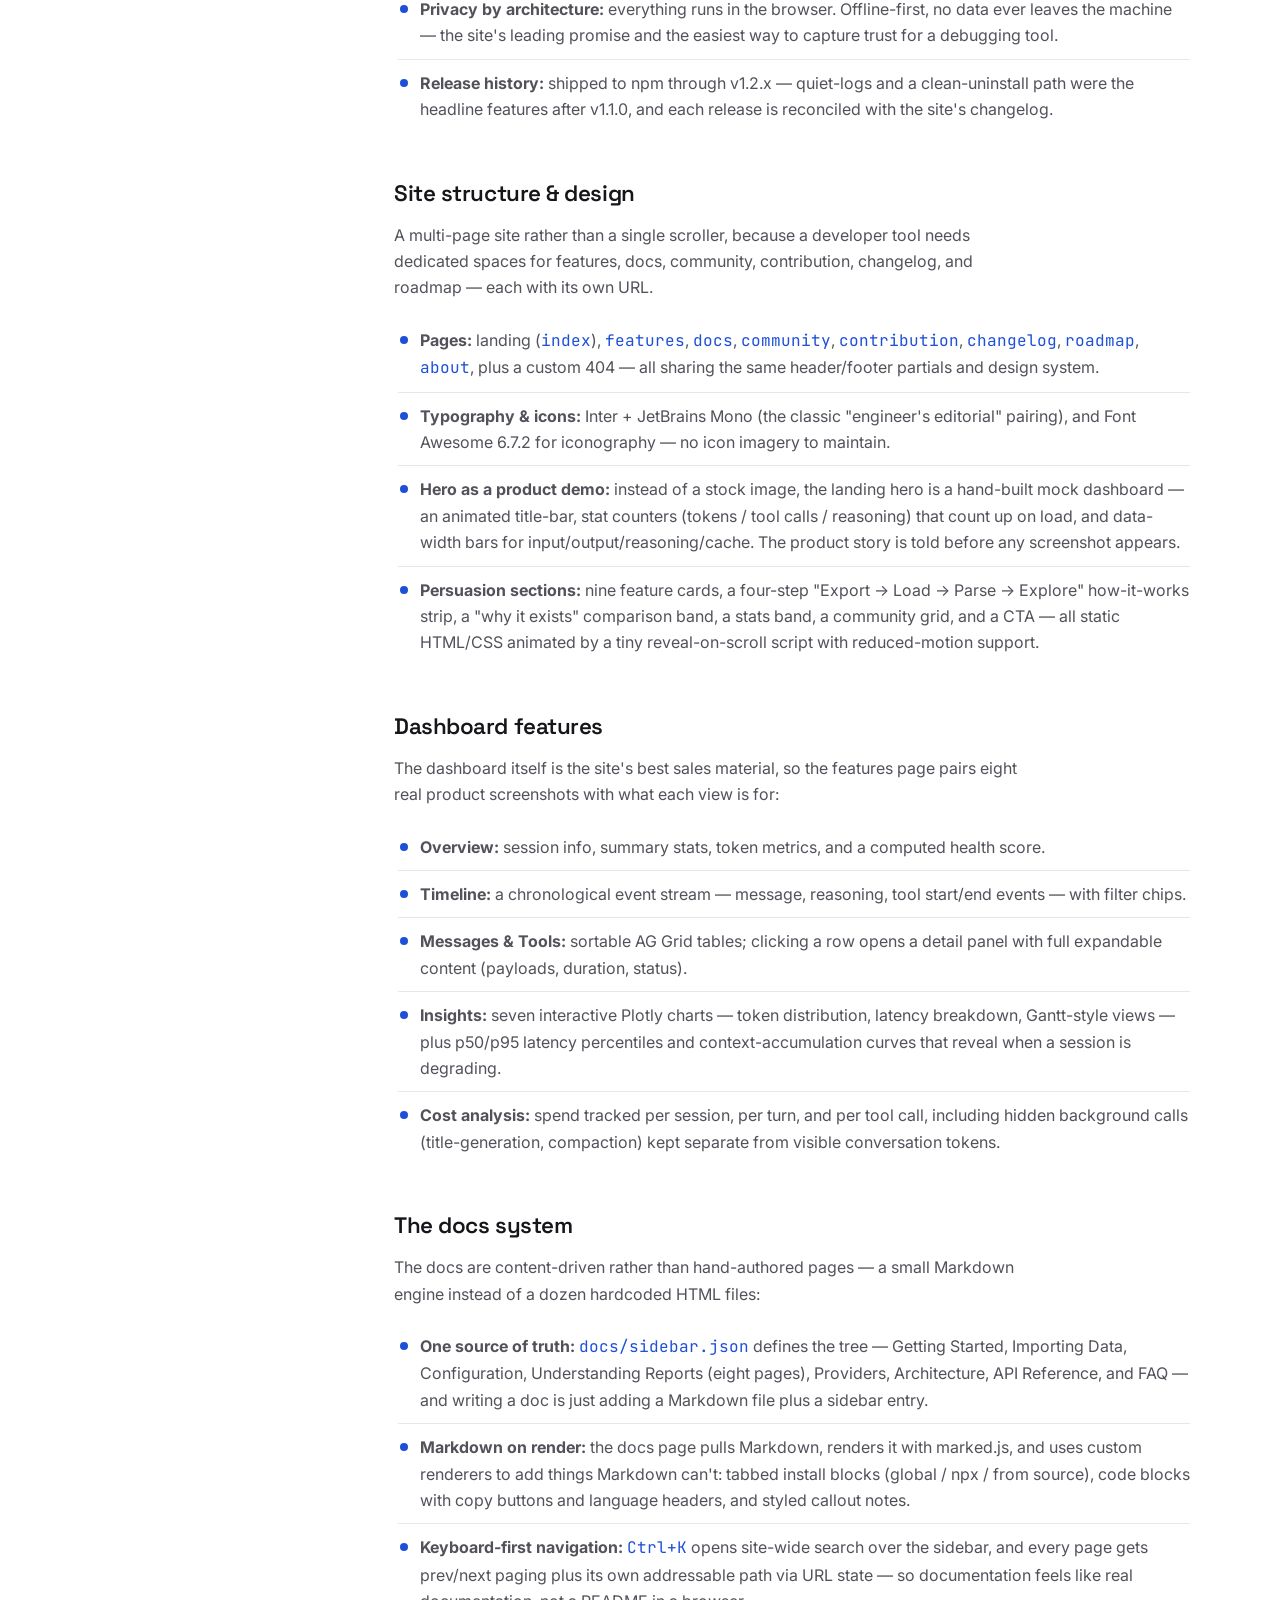
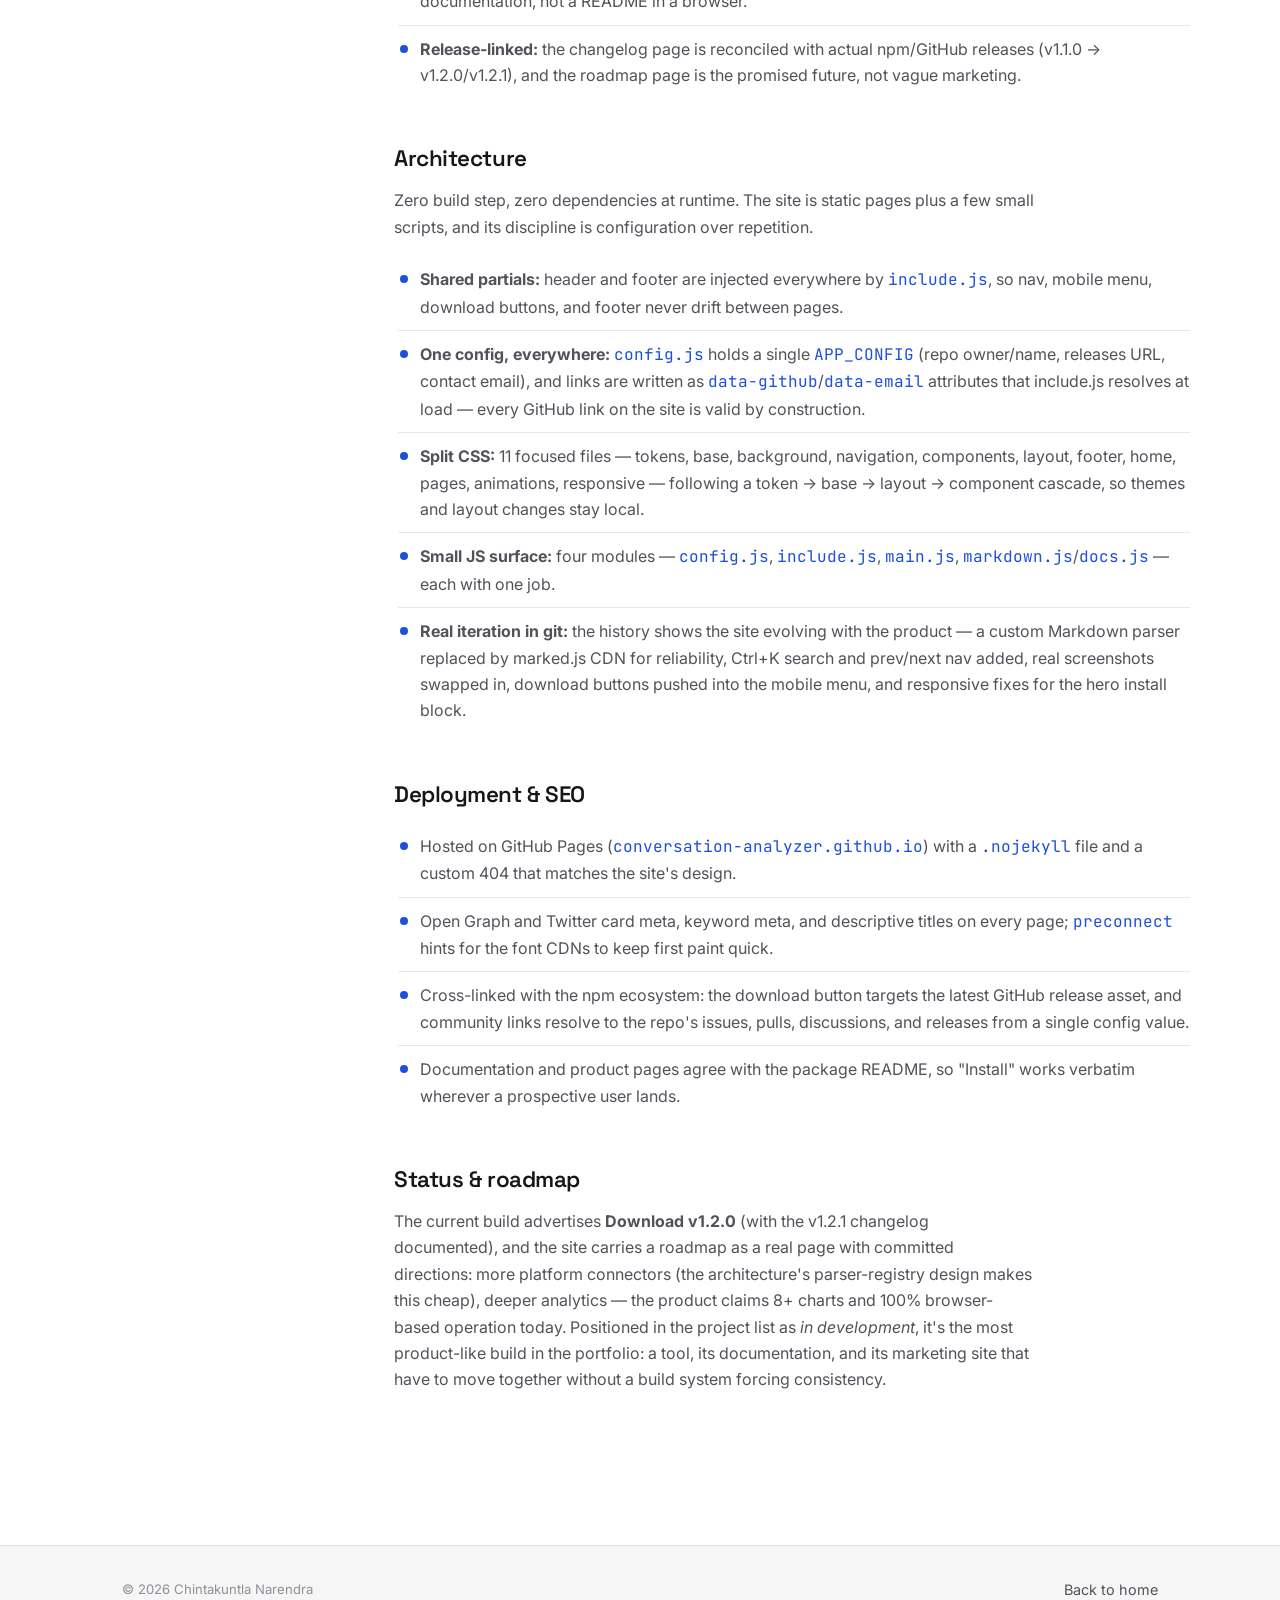
<file: projects/conversation-analyzer.html>
<!DOCTYPE html>
<html lang="en">
<head>
<meta charset="UTF-8" />
<meta name="viewport" content="width=device-width, initial-scale=1.0" />
<title>Conversation Analyzer — Case Study — Chintakuntla Narendra</title>
<meta name="description" content="Case study: the official site and documentation system for AI Conversation Analyzer — an open-source, offline-first dashboard that turns raw AI agent sessions into inspectable visualizations of tokens, reasoning, tool calls, latency, and costs." />
<link href="https://fonts.googleapis.com/css2?family=Space+Grotesk:wght@400;500;600&family=Inter:wght@400;500;600&family=JetBrains+Mono:wght@400;500&display=swap" rel="stylesheet">
<link rel="stylesheet" href="../css/style.css" />
<script>
  (function () {
    try {
      var stored = localStorage.getItem("theme");
      var dark = stored ? stored === "dark" : window.matchMedia("(prefers-color-scheme: dark)").matches;
      if (dark) document.documentElement.setAttribute("data-theme", "dark");
    } catch (e) {}
  })();
</script>
</head>
<body>

<header class="site-header">
  <div class="wrap">
    <a href="../index.html" class="name">Chintakuntla Narendra</a>
    <nav>
      <a href="../index.html#projects" class="back-link">← All projects</a>
      <button class="theme-toggle" id="themeToggle" aria-label="Toggle color theme">
        <span class="icon icon-moon">
          <svg width="16" height="16" viewBox="0 0 24 24" fill="none" stroke="currentColor" stroke-width="2" stroke-linecap="round" stroke-linejoin="round"><path d="M21 12.79A9 9 0 1 1 11.21 3 7 7 0 0 0 21 12.79z"/></svg>
        </span>
        <span class="icon icon-sun">
          <svg width="16" height="16" viewBox="0 0 24 24" fill="none" stroke="currentColor" stroke-width="2" stroke-linecap="round" stroke-linejoin="round"><circle cx="12" cy="12" r="5"/><line x1="12" y1="1" x2="12" y2="3"/><line x1="12" y1="21" x2="12" y2="23"/><line x1="4.22" y1="4.22" x2="5.64" y2="5.64"/><line x1="18.36" y1="18.36" x2="19.78" y2="19.78"/><line x1="1" y1="12" x2="3" y2="12"/><line x1="21" y1="12" x2="23" y2="12"/><line x1="4.22" y1="19.78" x2="5.64" y2="18.36"/><line x1="18.36" y1="5.64" x2="19.78" y2="4.22"/></svg>
        </span>
      </button>
    </nav>
  </div>
</header>

<main>
  <div class="detail-hero wrap reveal">
    <span class="status">Open source · In development</span>
    <h1>Conversation Analyzer</h1>
    <p class="lede">The official website and documentation system for <strong>AI Conversation Analyzer</strong> — an open-source, offline-first dashboard that turns raw AI agent sessions into something inspectable: tokens, reasoning, tool calls, latency, and cost, visualized in the browser. Zero build step, Markdown-driven docs, deployed on GitHub Pages.</p>
    <div class="tag-list">
      <span class="tag">Vanilla JS</span><span class="tag">Markdown Docs</span><span class="tag">marked.js</span><span class="tag">GitHub Pages</span><span class="tag">npm CLI</span><span class="tag">Offline-first</span><span class="tag">Open source</span>
    </div>
    <div class="project-links">
      <a href="https://conversation-analyzer.github.io/" target="_blank" rel="noopener">Visit live site <span class="arrow-expand">→</span></a>
      <a href="https://github.com/Conversation-analyzer/ai_conversation_analyzer" target="_blank" rel="noopener">Source on GitHub <span class="arrow-expand">→</span></a>
    </div>
  </div>

  <div class="detail-body wrap">
    <div class="detail-layout">
      <nav class="detail-nav" aria-label="Sections">
        <span class="label">On this page</span>
        <a href="#overview">Overview</a>
        <a href="#product">The product</a>
        <a href="#site">Site structure &amp; design</a>
        <a href="#features">Dashboard features</a>
        <a href="#docs">The docs system</a>
        <a href="#architecture">Architecture</a>
        <a href="#deployment">Deployment &amp; SEO</a>
        <a href="#status">Status &amp; roadmap</a>
      </nav>

      <div>
        <section class="detail-section" id="overview">
          <h2>Overview</h2>
          <p>AI Conversation Analyzer is an npm-distributed tool for debugging and understanding AI agent conversations — OpenCode and (by design) any future platform. The project is two halves maintained together: a local dashboard server that consumes agent data, and this website, which has to market the tool, explain it, and document it deeply. This case study is about that second half.</p>
          <p>The site is deliberately boring about infrastructure and opinionated about craft: pure HTML/CSS/JS with no build step, an 11-file design-token CSS system, a docs engine that renders ~30 Markdown pages with search and addresses for each one, and a dark developer aesthetic that sells the product's own dashboard before a single screenshot loads.</p>
        </section>

        <section class="detail-section" id="product">
          <h2>The product</h2>
          <p>The product defines what the site has to communicate, so it's worth getting precise about it:</p>
          <ul>
            <li><strong>CLI + dashboard:</strong> <code style="font-family:var(--mono);color:var(--accent);">npm install -g ai-conversation-analyzer</code> gives you the <code style="font-family:var(--mono);color:var(--accent);">conversation-analyzer</code> command, which serves a local dashboard at <code style="font-family:var(--mono);color:var(--accent);">http://127.0.0.1:4474</code>.</li>
            <li><strong>OpenCode plugin:</strong> <code style="font-family:var(--mono);color:var(--accent);">conversation-analyzer init</code> interactively registers it as an OpenCode plugin — writing <code style="font-family:var(--mono);color:var(--accent);">"plugin": ["ai-conversation-analyzer"]</code> into <code style="font-family:var(--mono);color:var(--accent);">~/.config/opencode/opencode.jsonc</code> — so the dashboard auto-starts whenever OpenCode loads it.</li>
            <li><strong>Normalized data model:</strong> every backend connector produces the same <strong>ConversationSpec</strong> shape (versioned, with session, assistant, metrics, messages, timeline, tools, and background calls kept separate). A parser registry maps source names — <code style="font-family:var(--mono);color:var(--accent);">opencode</code>, <code style="font-family:var(--mono);color:var(--accent);">cursor</code>, <code style="font-family:var(--mono);color:var(--accent);">claude</code> — to parser functions, so adding a platform is "connector + datasource + parser", nothing else.</li>
            <li><strong>Three ways in:</strong> upload a JSON export, load a bundled ~1 MB demo session, or connect to a live backend and enable Live polling (4-second auto-refresh with in-place updates on the Messages, Tools, and Timeline tabs).</li>
            <li><strong>Privacy by architecture:</strong> everything runs in the browser. Offline-first, no data ever leaves the machine — the site's leading promise and the easiest way to capture trust for a debugging tool.</li>
            <li><strong>Release history:</strong> shipped to npm through v1.2.x — quiet-logs and a clean-uninstall path were the headline features after v1.1.0, and each release is reconciled with the site's changelog.</li>
          </ul>
        </section>

        <section class="detail-section" id="site">
          <h2>Site structure &amp; design</h2>
          <p>A multi-page site rather than a single scroller, because a developer tool needs dedicated spaces for features, docs, community, contribution, changelog, and roadmap — each with its own URL.</p>
          <ul>
            <li><strong>Pages:</strong> landing (<code style="font-family:var(--mono);color:var(--accent);">index</code>), <code style="font-family:var(--mono);color:var(--accent);">features</code>, <code style="font-family:var(--mono);color:var(--accent);">docs</code>, <code style="font-family:var(--mono);color:var(--accent);">community</code>, <code style="font-family:var(--mono);color:var(--accent);">contribution</code>, <code style="font-family:var(--mono);color:var(--accent);">changelog</code>, <code style="font-family:var(--mono);color:var(--accent);">roadmap</code>, <code style="font-family:var(--mono);color:var(--accent);">about</code>, plus a custom 404 — all sharing the same header/footer partials and design system.</li>
            <li><strong>Typography &amp; icons:</strong> Inter + JetBrains Mono (the classic "engineer's editorial" pairing), and Font Awesome 6.7.2 for iconography — no icon imagery to maintain.</li>
            <li><strong>Hero as a product demo:</strong> instead of a stock image, the landing hero is a hand-built mock dashboard — an animated title-bar, stat counters (tokens / tool calls / reasoning) that count up on load, and data-width bars for input/output/reasoning/cache. The product story is told before any screenshot appears.</li>
            <li><strong>Persuasion sections:</strong> nine feature cards, a four-step "Export → Load → Parse → Explore" how-it-works strip, a "why it exists" comparison band, a stats band, a community grid, and a CTA — all static HTML/CSS animated by a tiny reveal-on-scroll script with reduced-motion support.</li>
          </ul>
        </section>

        <section class="detail-section" id="features">
          <h2>Dashboard features</h2>
          <p>The dashboard itself is the site's best sales material, so the features page pairs eight real product screenshots with what each view is for:</p>
          <ul>
            <li><strong>Overview:</strong> session info, summary stats, token metrics, and a computed health score.</li>
            <li><strong>Timeline:</strong> a chronological event stream — message, reasoning, tool start/end events — with filter chips.</li>
            <li><strong>Messages &amp; Tools:</strong> sortable AG Grid tables; clicking a row opens a detail panel with full expandable content (payloads, duration, status).</li>
            <li><strong>Insights:</strong> seven interactive Plotly charts — token distribution, latency breakdown, Gantt-style views — plus p50/p95 latency percentiles and context-accumulation curves that reveal when a session is degrading.</li>
            <li><strong>Cost analysis:</strong> spend tracked per session, per turn, and per tool call, including hidden background calls (title-generation, compaction) kept separate from visible conversation tokens.</li>
          </ul>
        </section>

        <section class="detail-section" id="docs">
          <h2>The docs system</h2>
          <p>The docs are content-driven rather than hand-authored pages — a small Markdown engine instead of a dozen hardcoded HTML files:</p>
          <ul>
            <li><strong>One source of truth:</strong> <code style="font-family:var(--mono);color:var(--accent);">docs/sidebar.json</code> defines the tree — Getting Started, Importing Data, Configuration, Understanding Reports (eight pages), Providers, Architecture, API Reference, and FAQ — and writing a doc is just adding a Markdown file plus a sidebar entry.</li>
            <li><strong>Markdown on render:</strong> the docs page pulls Markdown, renders it with marked.js, and uses custom renderers to add things Markdown can't: tabbed install blocks (global / npx / from source), code blocks with copy buttons and language headers, and styled callout notes.</li>
            <li><strong>Keyboard-first navigation:</strong> <code style="font-family:var(--mono);color:var(--accent);">Ctrl+K</code> opens site-wide search over the sidebar, and every page gets prev/next paging plus its own addressable path via URL state — so documentation feels like real documentation, not a README in a browser.</li>
            <li><strong>Release-linked:</strong> the changelog page is reconciled with actual npm/GitHub releases (v1.1.0 → v1.2.0/v1.2.1), and the roadmap page is the promised future, not vague marketing.</li>
          </ul>
        </section>

        <section class="detail-section" id="architecture">
          <h2>Architecture</h2>
          <p>Zero build step, zero dependencies at runtime. The site is static pages plus a few small scripts, and its discipline is configuration over repetition.</p>
          <ul>
            <li><strong>Shared partials:</strong> header and footer are injected everywhere by <code style="font-family:var(--mono);color:var(--accent);">include.js</code>, so nav, mobile menu, download buttons, and footer never drift between pages.</li>
            <li><strong>One config, everywhere:</strong> <code style="font-family:var(--mono);color:var(--accent);">config.js</code> holds a single <code style="font-family:var(--mono);color:var(--accent);">APP_CONFIG</code> (repo owner/name, releases URL, contact email), and links are written as <code style="font-family:var(--mono);color:var(--accent);">data-github</code>/<code style="font-family:var(--mono);color:var(--accent);">data-email</code> attributes that include.js resolves at load — every GitHub link on the site is valid by construction.</li>
            <li><strong>Split CSS:</strong> 11 focused files — tokens, base, background, navigation, components, layout, footer, home, pages, animations, responsive — following a token → base → layout → component cascade, so themes and layout changes stay local.</li>
            <li><strong>Small JS surface:</strong> four modules — <code style="font-family:var(--mono);color:var(--accent);">config.js</code>, <code style="font-family:var(--mono);color:var(--accent);">include.js</code>, <code style="font-family:var(--mono);color:var(--accent);">main.js</code>, <code style="font-family:var(--mono);color:var(--accent);">markdown.js</code>/<code style="font-family:var(--mono);color:var(--accent);">docs.js</code> — each with one job.</li>
            <li><strong>Real iteration in git:</strong> the history shows the site evolving with the product — a custom Markdown parser replaced by marked.js CDN for reliability, Ctrl+K search and prev/next nav added, real screenshots swapped in, download buttons pushed into the mobile menu, and responsive fixes for the hero install block.</li>
          </ul>
        </section>

        <section class="detail-section" id="deployment">
          <h2>Deployment &amp; SEO</h2>
          <ul>
            <li>Hosted on GitHub Pages (<code style="font-family:var(--mono);color:var(--accent);">conversation-analyzer.github.io</code>) with a <code style="font-family:var(--mono);color:var(--accent);">.nojekyll</code> file and a custom 404 that matches the site's design.</li>
            <li>Open Graph and Twitter card meta, keyword meta, and descriptive titles on every page; <code style="font-family:var(--mono);color:var(--accent);">preconnect</code> hints for the font CDNs to keep first paint quick.</li>
            <li>Cross-linked with the npm ecosystem: the download button targets the latest GitHub release asset, and community links resolve to the repo's issues, pulls, discussions, and releases from a single config value.</li>
            <li>Documentation and product pages agree with the package README, so "Install" works verbatim wherever a prospective user lands.</li>
          </ul>
        </section>

        <section class="detail-section" id="status">
          <h2>Status &amp; roadmap</h2>
          <p>The current build advertises <strong>Download v1.2.0</strong> (with the v1.2.1 changelog documented), and the site carries a roadmap as a real page with committed directions: more platform connectors (the architecture's parser-registry design makes this cheap), deeper analytics — the product claims 8+ charts and 100% browser-based operation today. Positioned in the project list as <em>in development</em>, it's the most product-like build in the portfolio: a tool, its documentation, and its marketing site that have to move together without a build system forcing consistency.</p>
        </section>
      </div>
    </div>
  </div>
</main>

<footer class="site-footer">
  <div class="wrap">
    <span>© <span id="year"></span> Chintakuntla Narendra</span>
    <a href="../index.html" class="back-link">Back to home</a>
  </div>
</footer>

<script src="../js/main.js"></script>
</body>
</html>
</file>
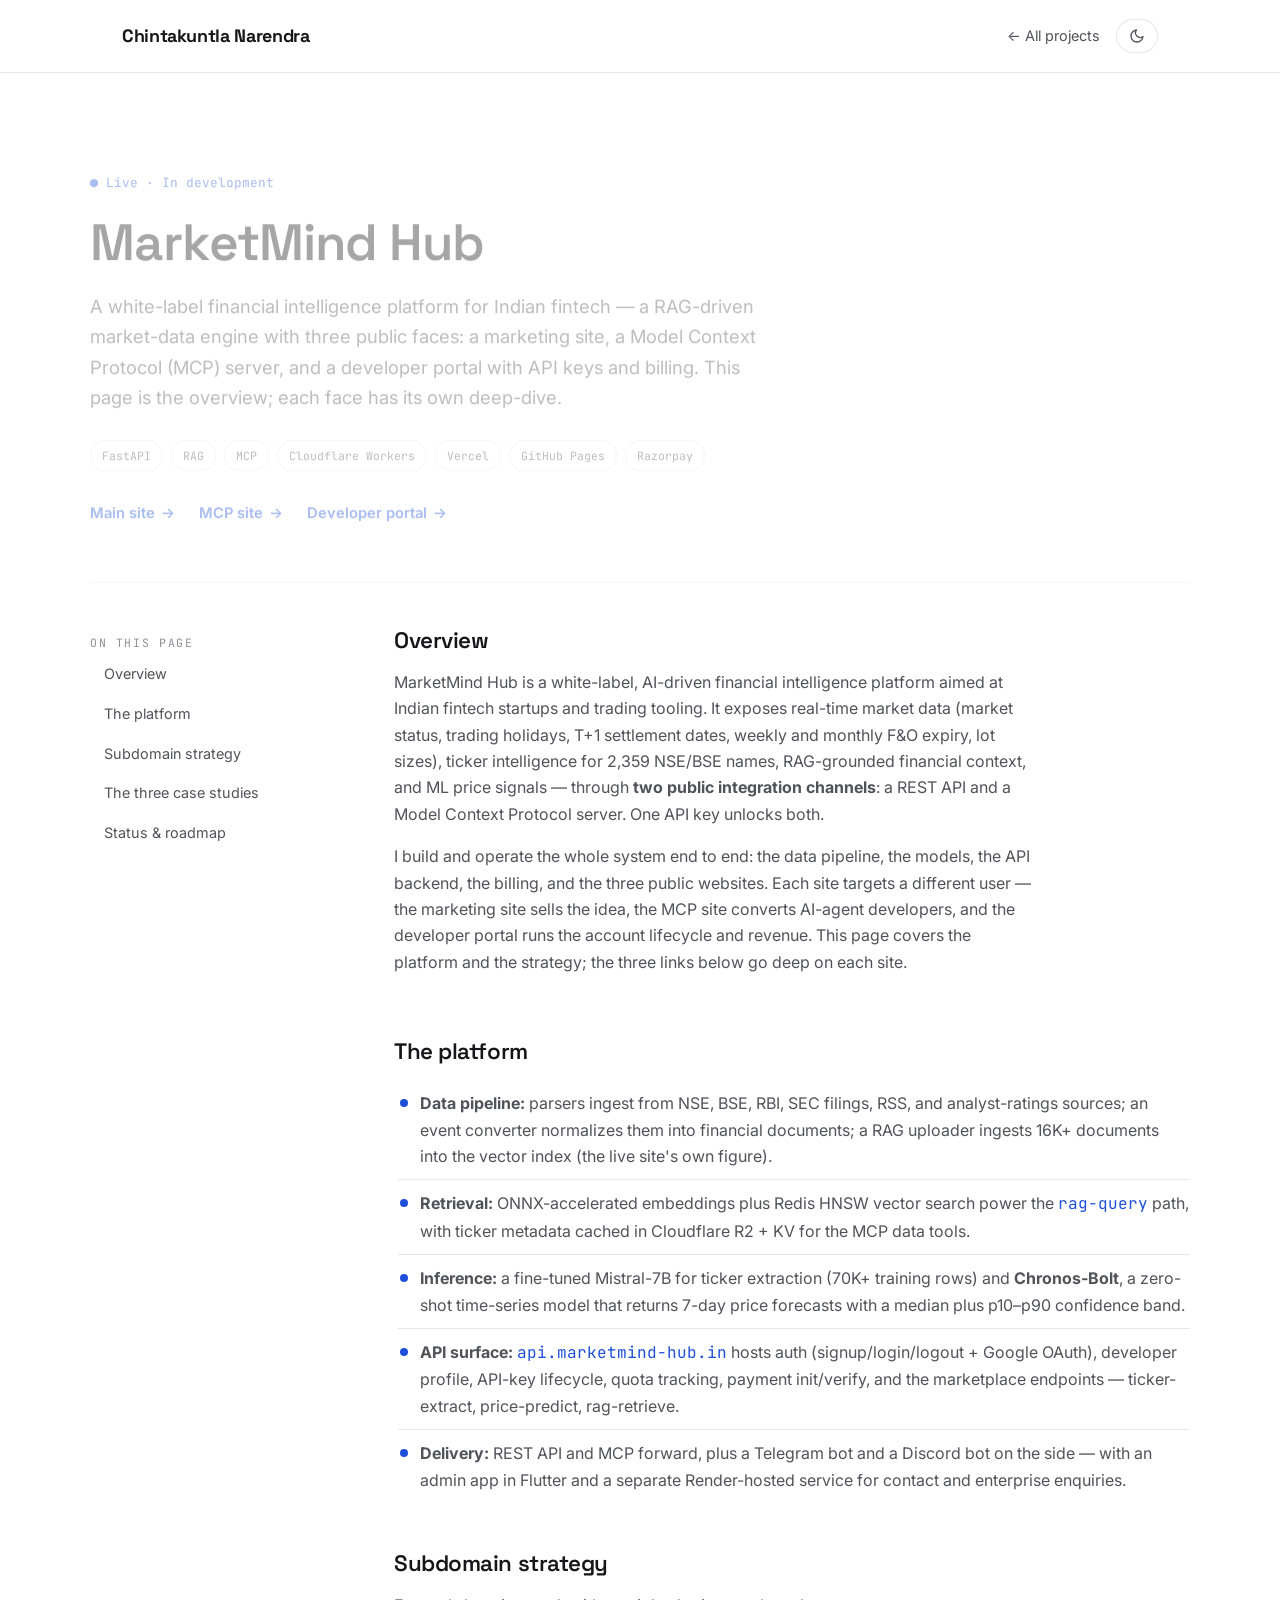
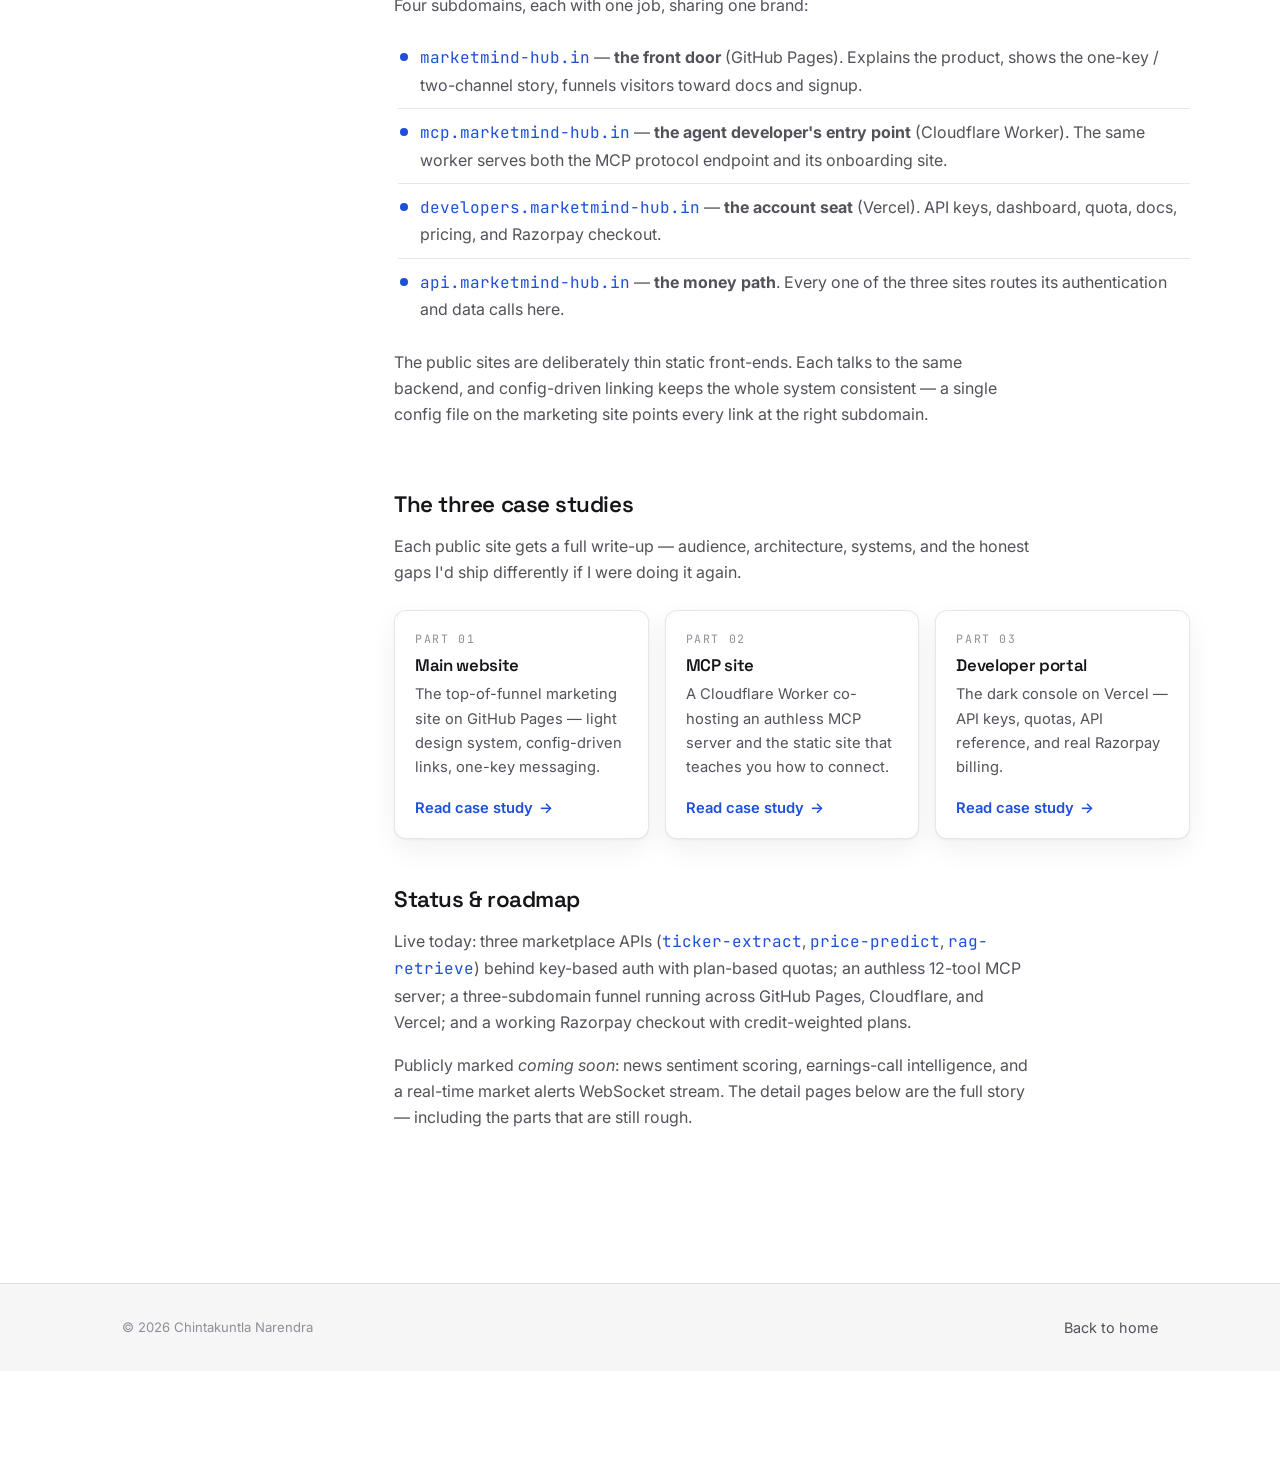
<file: projects/marketmind.html>
<!DOCTYPE html>
<html lang="en">
<head>
<meta charset="UTF-8" />
<meta name="viewport" content="width=device-width, initial-scale=1.0" />
<title>MarketMind Hub — Case Study — Chintakuntla Narendra</title>
<meta name="description" content="Case study: MarketMind Hub, a white-label AI financial intelligence platform for Indian fintech startups." />
<meta http-equiv="refresh" content="0; url=marketmind/index.html" />
<link href="https://fonts.googleapis.com/css2?family=Space+Grotesk:wght@400;500;600&family=Inter:wght@400;500;600&family=JetBrains+Mono:wght@400;500&display=swap" rel="stylesheet">
<link rel="stylesheet" href="../css/style.css" />
<script>
  (function () {
    try {
      var stored = localStorage.getItem("theme");
      var dark = stored ? stored === "dark" : window.matchMedia("(prefers-color-scheme: dark)").matches;
      if (dark) document.documentElement.setAttribute("data-theme", "dark");
    } catch (e) {}
  })();
</script>
</head>
<body>

<header class="site-header">
  <div class="wrap">
    <a href="../index.html" class="name">Chintakuntla Narendra</a>
    <nav>
      <a href="../index.html#projects" class="back-link">← All projects</a>
    </nav>
  </div>
</header>

<main>
  <div class="detail-hero wrap reveal">
    <span class="status">Moving</span>
    <h1>MarketMind Hub</h1>
    <p class="lede">The MarketMind case study has expanded into a four-page series — an overview plus one deep-dive for each of the three sites. Redirecting you now.</p>
    <div class="project-links">
      <a href="marketmind/index.html">Open the case study hub <span class="arrow-expand">→</span></a>
    </div>
  </div>
</main>

<footer class="site-footer">
  <div class="wrap">
    <span>© <span id="year"></span> Chintakuntla Narendra</span>
    <a href="../index.html" class="back-link">Back to home</a>
  </div>
</footer>

<script src="../js/main.js"></script>
</body>
</html>
</file>
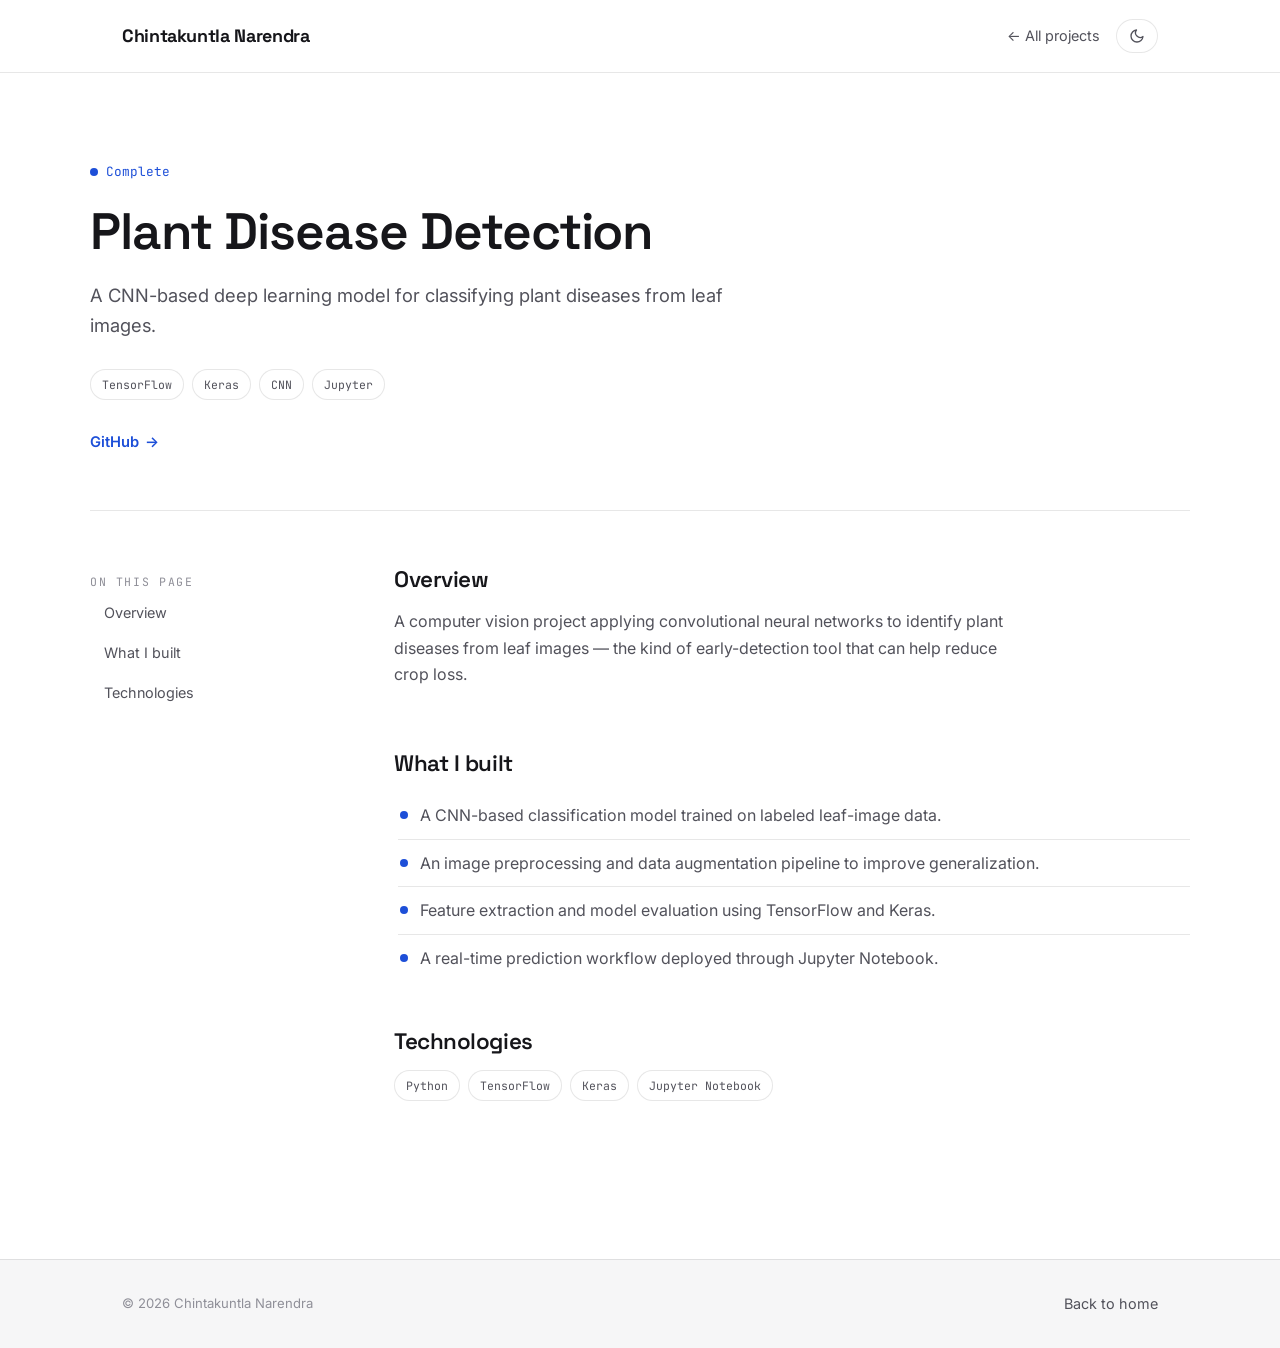
<file: projects/plant-disease.html>
<!DOCTYPE html>
<html lang="en">
<head>
<meta charset="UTF-8" />
<meta name="viewport" content="width=device-width, initial-scale=1.0" />
<title>Plant Disease Detection — Case Study — Chintakuntla Narendra</title>
<meta name="description" content="Case study: a CNN-based deep learning model for classifying plant diseases from leaf images." />
<link href="https://fonts.googleapis.com/css2?family=Space+Grotesk:wght@400;500;600&family=Inter:wght@400;500;600&family=JetBrains+Mono:wght@400;500&display=swap" rel="stylesheet">
<link rel="stylesheet" href="../css/style.css" />
<script>
  (function () {
    try {
      var stored = localStorage.getItem("theme");
      var dark = stored ? stored === "dark" : window.matchMedia("(prefers-color-scheme: dark)").matches;
      if (dark) document.documentElement.setAttribute("data-theme", "dark");
    } catch (e) {}
  })();
</script>
</head>
<body>

<header class="site-header">
  <div class="wrap">
    <a href="../index.html" class="name">Chintakuntla Narendra</a>
    <nav>
      <a href="../index.html#projects" class="back-link">← All projects</a>
      <button class="theme-toggle" id="themeToggle" aria-label="Toggle color theme">
        <span class="icon icon-moon">
          <svg width="16" height="16" viewBox="0 0 24 24" fill="none" stroke="currentColor" stroke-width="2" stroke-linecap="round" stroke-linejoin="round"><path d="M21 12.79A9 9 0 1 1 11.21 3 7 7 0 0 0 21 12.79z"/></svg>
        </span>
        <span class="icon icon-sun">
          <svg width="16" height="16" viewBox="0 0 24 24" fill="none" stroke="currentColor" stroke-width="2" stroke-linecap="round" stroke-linejoin="round"><circle cx="12" cy="12" r="5"/><line x1="12" y1="1" x2="12" y2="3"/><line x1="12" y1="21" x2="12" y2="23"/><line x1="4.22" y1="4.22" x2="5.64" y2="5.64"/><line x1="18.36" y1="18.36" x2="19.78" y2="19.78"/><line x1="1" y1="12" x2="3" y2="12"/><line x1="21" y1="12" x2="23" y2="12"/><line x1="4.22" y1="19.78" x2="5.64" y2="18.36"/><line x1="18.36" y1="5.64" x2="19.78" y2="4.22"/></svg>
        </span>
      </button>
    </nav>
  </div>
</header>

<main>
  <div class="detail-hero wrap reveal">
    <span class="status">Complete</span>
    <h1>Plant Disease Detection</h1>
    <p class="lede">A CNN-based deep learning model for classifying plant diseases from leaf images.</p>
    <div class="tag-list">
      <span class="tag">TensorFlow</span><span class="tag">Keras</span><span class="tag">CNN</span><span class="tag">Jupyter</span>
    </div>
    <div class="project-links">
      <a href="https://github.com/NarriGoud/" target="_blank" rel="noopener">GitHub <span class="arrow-expand">→</span></a>
    </div>
  </div>

  <div class="detail-body wrap">
    <div class="detail-layout">
      <nav class="detail-nav" aria-label="Sections">
        <span class="label">On this page</span>
        <a href="#overview">Overview</a>
        <a href="#built">What I built</a>
        <a href="#technologies">Technologies</a>
      </nav>

      <div>
        <section class="detail-section" id="overview">
          <h2>Overview</h2>
          <p>A computer vision project applying convolutional neural networks to identify plant diseases from leaf images — the kind of early-detection tool that can help reduce crop loss.</p>
        </section>

        <section class="detail-section" id="built">
          <h2>What I built</h2>
          <ul>
            <li>A CNN-based classification model trained on labeled leaf-image data.</li>
            <li>An image preprocessing and data augmentation pipeline to improve generalization.</li>
            <li>Feature extraction and model evaluation using TensorFlow and Keras.</li>
            <li>A real-time prediction workflow deployed through Jupyter Notebook.</li>
          </ul>
        </section>

        <section class="detail-section" id="technologies">
          <h2>Technologies</h2>
          <div class="tag-list">
            <span class="tag">Python</span><span class="tag">TensorFlow</span><span class="tag">Keras</span><span class="tag">Jupyter Notebook</span>
          </div>
        </section>
      </div>
    </div>
  </div>
</main>

<footer class="site-footer">
  <div class="wrap">
    <span>© <span id="year"></span> Chintakuntla Narendra</span>
    <a href="../index.html" class="back-link">Back to home</a>
  </div>
</footer>

<script src="../js/main.js"></script>
</body>
</html>
</file>
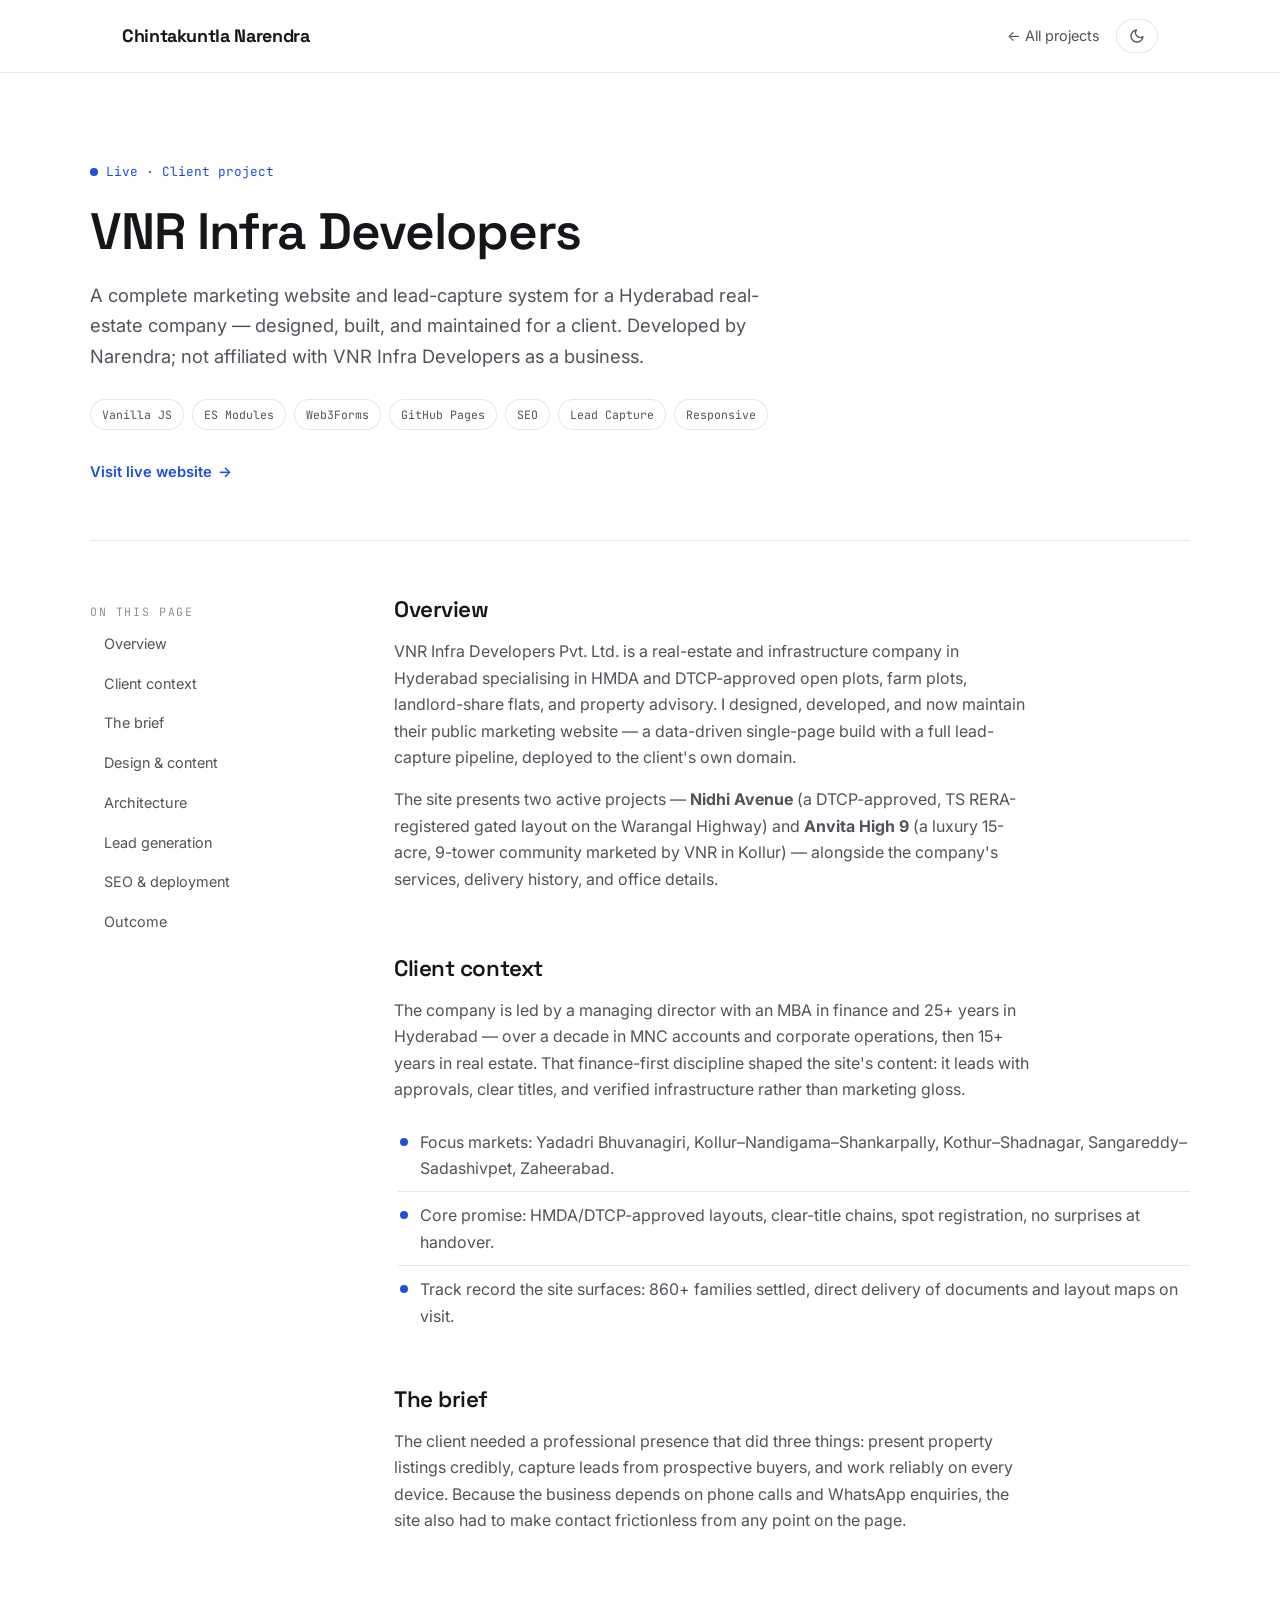
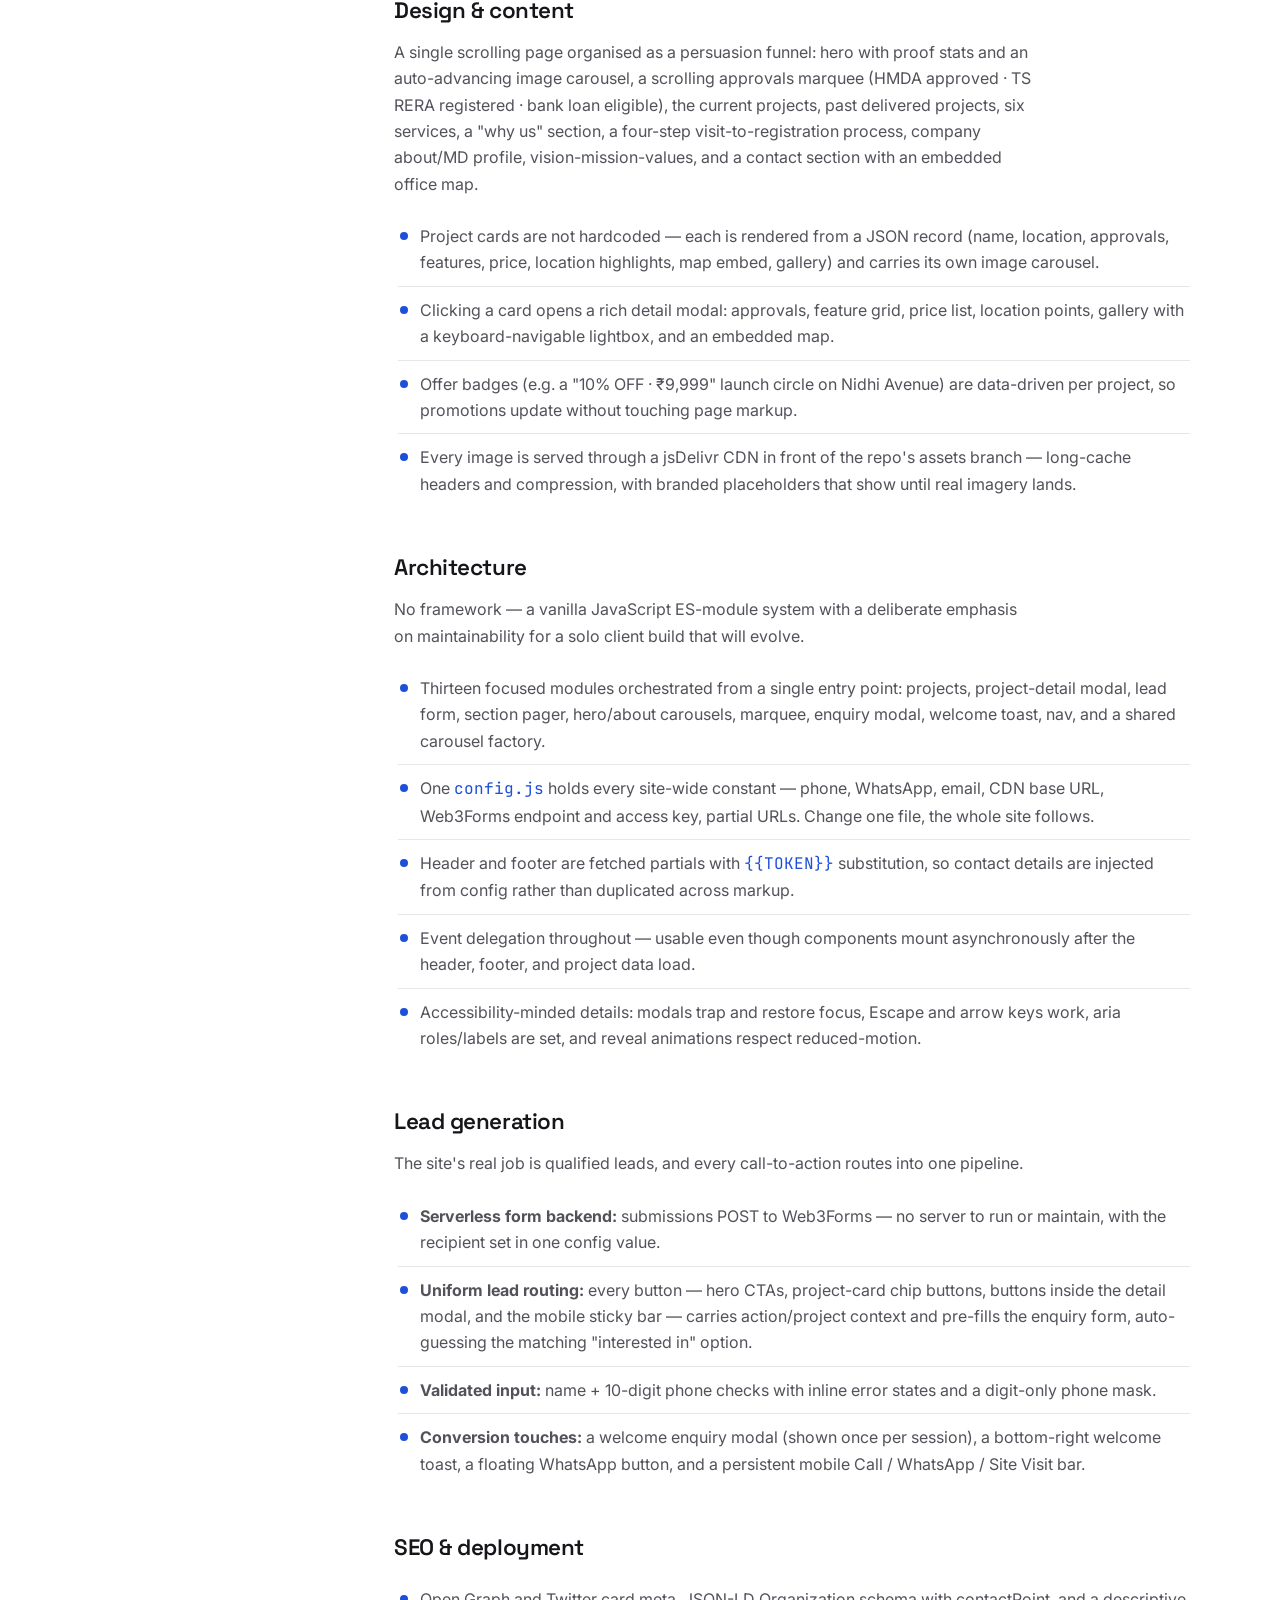
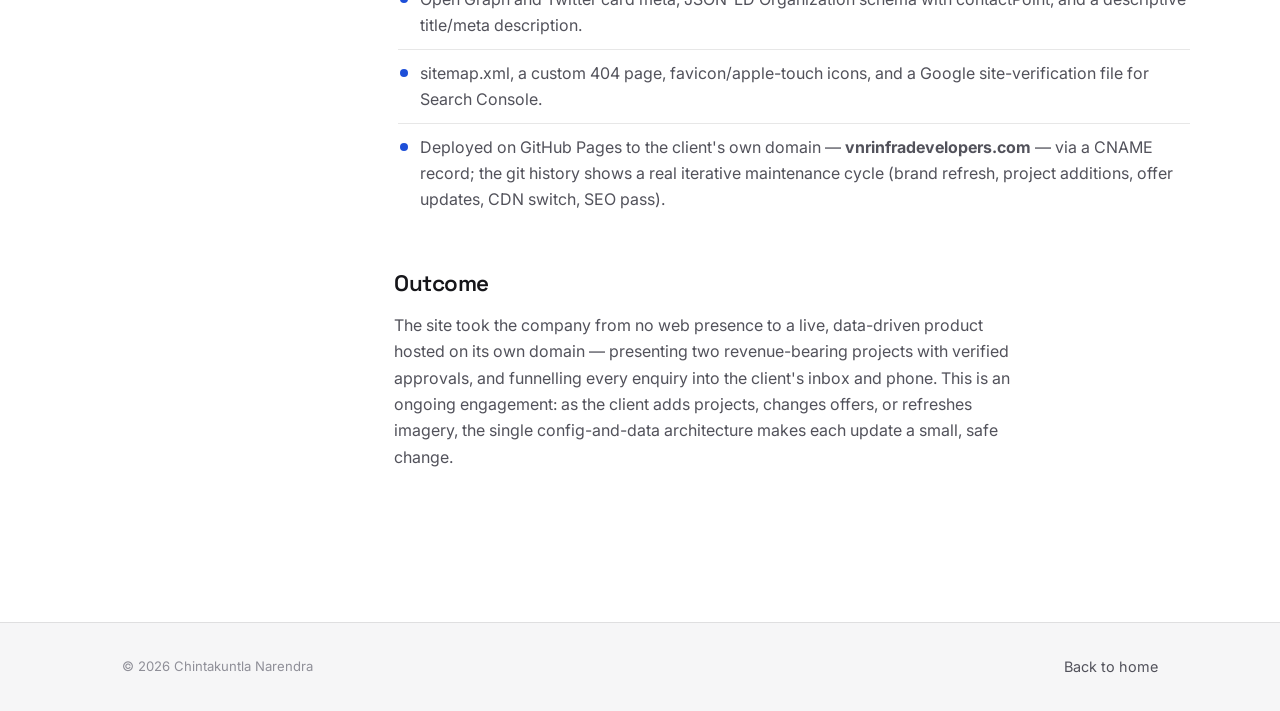
<file: projects/vnr.html>
<!DOCTYPE html>
<html lang="en">
<head>
<meta charset="UTF-8" />
<meta name="viewport" content="width=device-width, initial-scale=1.0" />
<title>VNR Infra Developers — Case Study — Chintakuntla Narendra</title>
<meta name="description" content="Case study: a complete marketing website and lead-capture system for VNR Infra Developers, a Hyderabad-based real-estate company — built with vanilla JS ES modules, a data-driven project system, Web3Forms lead capture, and custom-domain deployment." />
<link href="https://fonts.googleapis.com/css2?family=Space+Grotesk:wght@400;500;600&family=Inter:wght@400;500;600&family=JetBrains+Mono:wght@400;500&display=swap" rel="stylesheet">
<link rel="stylesheet" href="../css/style.css" />
<script>
  (function () {
    try {
      var stored = localStorage.getItem("theme");
      var dark = stored ? stored === "dark" : window.matchMedia("(prefers-color-scheme: dark)").matches;
      if (dark) document.documentElement.setAttribute("data-theme", "dark");
    } catch (e) {}
  })();
</script>
</head>
<body>

<header class="site-header">
  <div class="wrap">
    <a href="../index.html" class="name">Chintakuntla Narendra</a>
    <nav>
      <a href="../index.html#projects" class="back-link">← All projects</a>
      <button class="theme-toggle" id="themeToggle" aria-label="Toggle color theme">
        <span class="icon icon-moon">
          <svg width="16" height="16" viewBox="0 0 24 24" fill="none" stroke="currentColor" stroke-width="2" stroke-linecap="round" stroke-linejoin="round"><path d="M21 12.79A9 9 0 1 1 11.21 3 7 7 0 0 0 21 12.79z"/></svg>
        </span>
        <span class="icon icon-sun">
          <svg width="16" height="16" viewBox="0 0 24 24" fill="none" stroke="currentColor" stroke-width="2" stroke-linecap="round" stroke-linejoin="round"><circle cx="12" cy="12" r="5"/><line x1="12" y1="1" x2="12" y2="3"/><line x1="12" y1="21" x2="12" y2="23"/><line x1="4.22" y1="4.22" x2="5.64" y2="5.64"/><line x1="18.36" y1="18.36" x2="19.78" y2="19.78"/><line x1="1" y1="12" x2="3" y2="12"/><line x1="21" y1="12" x2="23" y2="12"/><line x1="4.22" y1="19.78" x2="5.64" y2="18.36"/><line x1="18.36" y1="5.64" x2="19.78" y2="4.22"/></svg>
        </span>
      </button>
    </nav>
  </div>
</header>

<main>
  <div class="detail-hero wrap reveal">
    <span class="status">Live · Client project</span>
    <h1>VNR Infra Developers</h1>
    <p class="lede">A complete marketing website and lead-capture system for a Hyderabad real-estate company — designed, built, and maintained for a client. Developed by Narendra; not affiliated with VNR Infra Developers as a business.</p>
    <div class="tag-list">
      <span class="tag">Vanilla JS</span><span class="tag">ES Modules</span><span class="tag">Web3Forms</span><span class="tag">GitHub Pages</span><span class="tag">SEO</span><span class="tag">Lead Capture</span><span class="tag">Responsive</span>
    </div>
    <div class="project-links">
      <a href="https://vnrinfradevelopers.com/" target="_blank" rel="noopener">Visit live website <span class="arrow-expand">→</span></a>
    </div>
  </div>

  <div class="detail-body wrap">
    <div class="detail-layout">
      <nav class="detail-nav" aria-label="Sections">
        <span class="label">On this page</span>
        <a href="#overview">Overview</a>
        <a href="#client">Client context</a>
        <a href="#brief">The brief</a>
        <a href="#design">Design &amp; content</a>
        <a href="#architecture">Architecture</a>
        <a href="#leads">Lead generation</a>
        <a href="#seo">SEO &amp; deployment</a>
        <a href="#outcome">Outcome</a>
      </nav>

      <div>
        <section class="detail-section" id="overview">
          <h2>Overview</h2>
          <p>VNR Infra Developers Pvt. Ltd. is a real-estate and infrastructure company in Hyderabad specialising in HMDA and DTCP-approved open plots, farm plots, landlord-share flats, and property advisory. I designed, developed, and now maintain their public marketing website — a data-driven single-page build with a full lead-capture pipeline, deployed to the client's own domain.</p>
          <p>The site presents two active projects — <strong>Nidhi Avenue</strong> (a DTCP-approved, TS RERA-registered gated layout on the Warangal Highway) and <strong>Anvita High 9</strong> (a luxury 15-acre, 9-tower community marketed by VNR in Kollur) — alongside the company's services, delivery history, and office details.</p>
        </section>

        <section class="detail-section" id="client">
          <h2>Client context</h2>
          <p>The company is led by a managing director with an MBA in finance and 25+ years in Hyderabad — over a decade in MNC accounts and corporate operations, then 15+ years in real estate. That finance-first discipline shaped the site's content: it leads with approvals, clear titles, and verified infrastructure rather than marketing gloss.</p>
          <ul>
            <li>Focus markets: Yadadri Bhuvanagiri, Kollur–Nandigama–Shankarpally, Kothur–Shadnagar, Sangareddy–Sadashivpet, Zaheerabad.</li>
            <li>Core promise: HMDA/DTCP-approved layouts, clear-title chains, spot registration, no surprises at handover.</li>
            <li>Track record the site surfaces: 860+ families settled, direct delivery of documents and layout maps on visit.</li>
          </ul>
        </section>

        <section class="detail-section" id="brief">
          <h2>The brief</h2>
          <p>The client needed a professional presence that did three things: present property listings credibly, capture leads from prospective buyers, and work reliably on every device. Because the business depends on phone calls and WhatsApp enquiries, the site also had to make contact frictionless from any point on the page.</p>
        </section>

        <section class="detail-section" id="design">
          <h2>Design &amp; content</h2>
          <p>A single scrolling page organised as a persuasion funnel: hero with proof stats and an auto-advancing image carousel, a scrolling approvals marquee (HMDA approved · TS RERA registered · bank loan eligible), the current projects, past delivered projects, six services, a "why us" section, a four-step visit-to-registration process, company about/MD profile, vision-mission-values, and a contact section with an embedded office map.</p>
          <ul>
            <li>Project cards are not hardcoded — each is rendered from a JSON record (name, location, approvals, features, price, location highlights, map embed, gallery) and carries its own image carousel.</li>
            <li>Clicking a card opens a rich detail modal: approvals, feature grid, price list, location points, gallery with a keyboard-navigable lightbox, and an embedded map.</li>
            <li>Offer badges (e.g. a "10% OFF · ₹9,999" launch circle on Nidhi Avenue) are data-driven per project, so promotions update without touching page markup.</li>
            <li>Every image is served through a jsDelivr CDN in front of the repo's assets branch — long-cache headers and compression, with branded placeholders that show until real imagery lands.</li>
          </ul>
        </section>

        <section class="detail-section" id="architecture">
          <h2>Architecture</h2>
          <p>No framework — a vanilla JavaScript ES-module system with a deliberate emphasis on maintainability for a solo client build that will evolve.</p>
          <ul>
            <li>Thirteen focused modules orchestrated from a single entry point: projects, project-detail modal, lead form, section pager, hero/about carousels, marquee, enquiry modal, welcome toast, nav, and a shared carousel factory.</li>
            <li>One <code style="font-family:var(--mono);color:var(--accent);">config.js</code> holds every site-wide constant — phone, WhatsApp, email, CDN base URL, Web3Forms endpoint and access key, partial URLs. Change one file, the whole site follows.</li>
            <li>Header and footer are fetched partials with <code style="font-family:var(--mono);color:var(--accent);">{{TOKEN}}</code> substitution, so contact details are injected from config rather than duplicated across markup.</li>
            <li>Event delegation throughout — usable even though components mount asynchronously after the header, footer, and project data load.</li>
            <li>Accessibility-minded details: modals trap and restore focus, Escape and arrow keys work, aria roles/labels are set, and reveal animations respect reduced-motion.</li>
          </ul>
        </section>

        <section class="detail-section" id="leads">
          <h2>Lead generation</h2>
          <p>The site's real job is qualified leads, and every call-to-action routes into one pipeline.</p>
          <ul>
            <li><strong>Serverless form backend:</strong> submissions POST to Web3Forms — no server to run or maintain, with the recipient set in one config value.</li>
            <li><strong>Uniform lead routing:</strong> every button — hero CTAs, project-card chip buttons, buttons inside the detail modal, and the mobile sticky bar — carries action/project context and pre-fills the enquiry form, auto-guessing the matching "interested in" option.</li>
            <li><strong>Validated input:</strong> name + 10-digit phone checks with inline error states and a digit-only phone mask.</li>
            <li><strong>Conversion touches:</strong> a welcome enquiry modal (shown once per session), a bottom-right welcome toast, a floating WhatsApp button, and a persistent mobile Call / WhatsApp / Site Visit bar.</li>
          </ul>
        </section>

        <section class="detail-section" id="seo">
          <h2>SEO &amp; deployment</h2>
          <ul>
            <li>Open Graph and Twitter card meta, JSON-LD Organization schema with contactPoint, and a descriptive title/meta description.</li>
            <li>sitemap.xml, a custom 404 page, favicon/apple-touch icons, and a Google site-verification file for Search Console.</li>
            <li>Deployed on GitHub Pages to the client's own domain — <strong>vnrinfradevelopers.com</strong> — via a CNAME record; the git history shows a real iterative maintenance cycle (brand refresh, project additions, offer updates, CDN switch, SEO pass).</li>
          </ul>
        </section>

        <section class="detail-section" id="outcome">
          <h2>Outcome</h2>
          <p>The site took the company from no web presence to a live, data-driven product hosted on its own domain — presenting two revenue-bearing projects with verified approvals, and funnelling every enquiry into the client's inbox and phone. This is an ongoing engagement: as the client adds projects, changes offers, or refreshes imagery, the single config-and-data architecture makes each update a small, safe change.</p>
        </section>
      </div>
    </div>
  </div>
</main>

<footer class="site-footer">
  <div class="wrap">
    <span>© <span id="year"></span> Chintakuntla Narendra</span>
    <a href="../index.html" class="back-link">Back to home</a>
  </div>
</footer>

<script src="../js/main.js"></script>
</body>
</html>
</file>
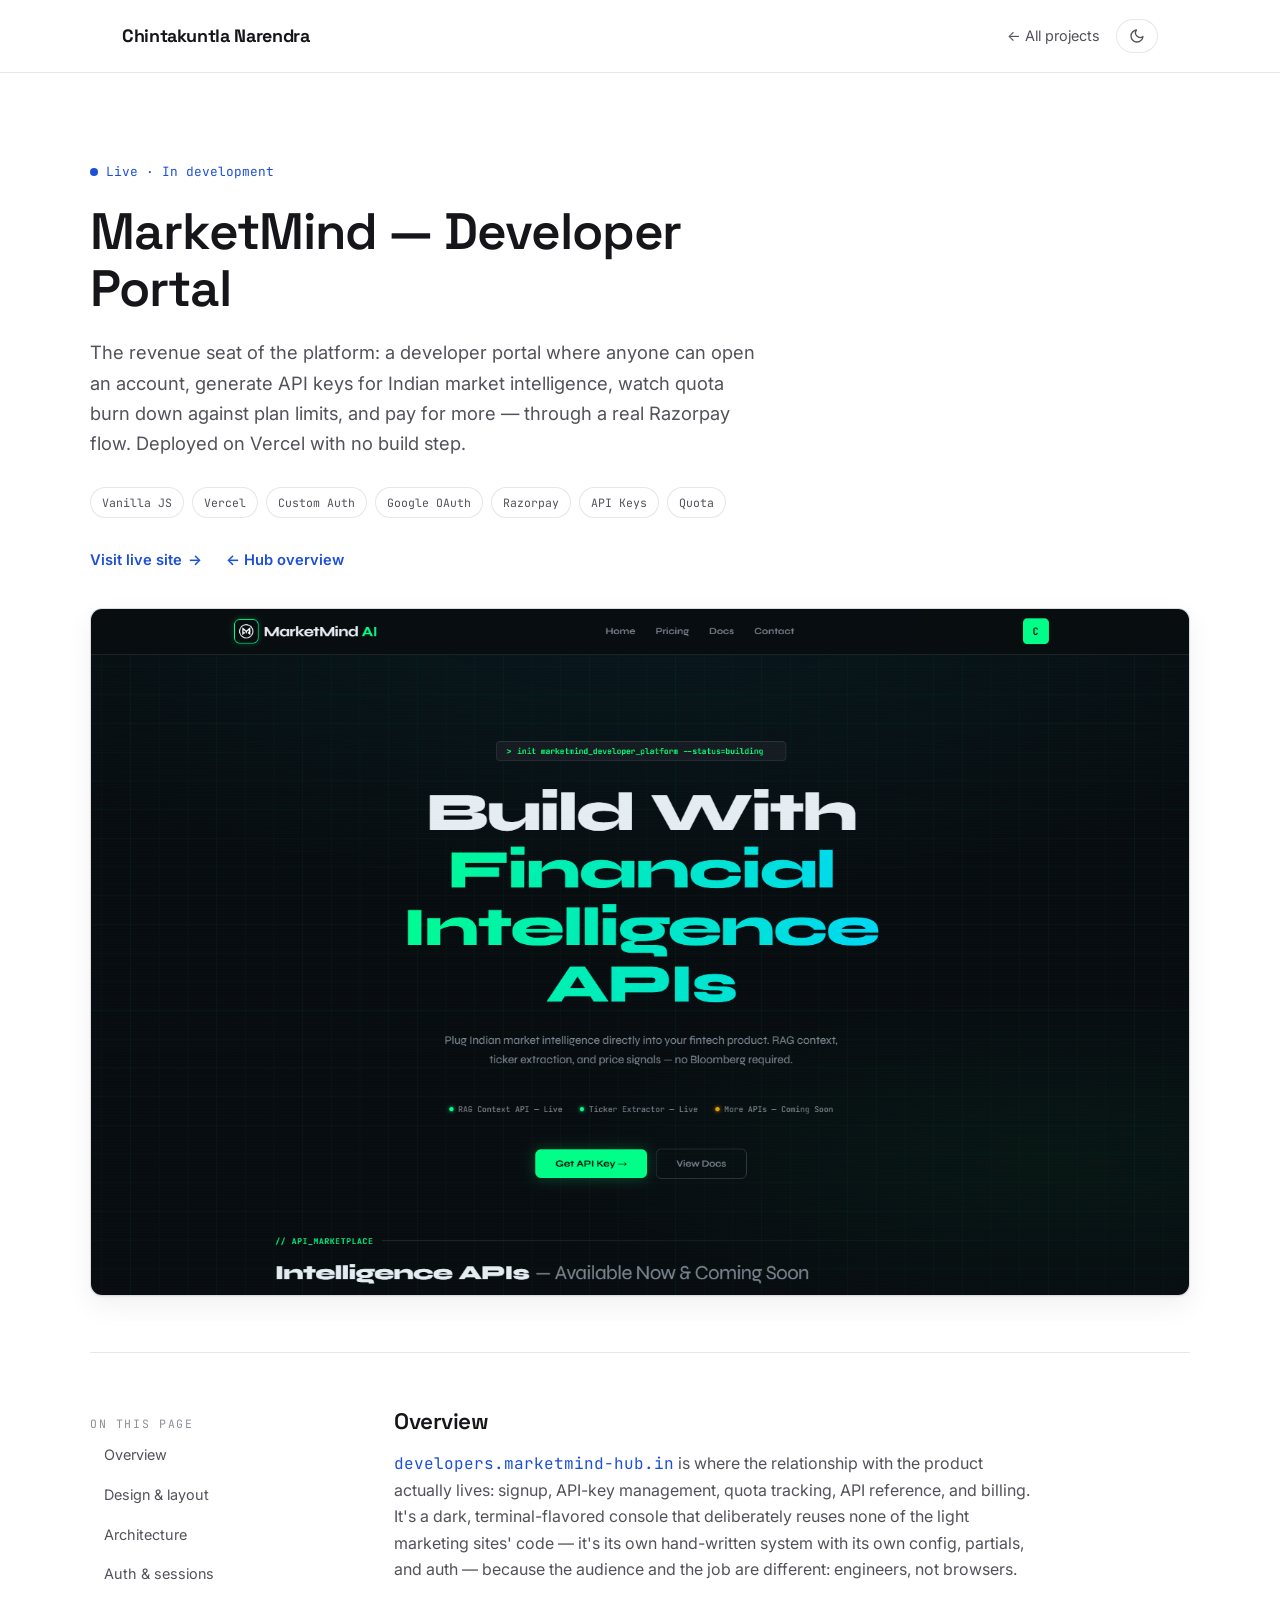
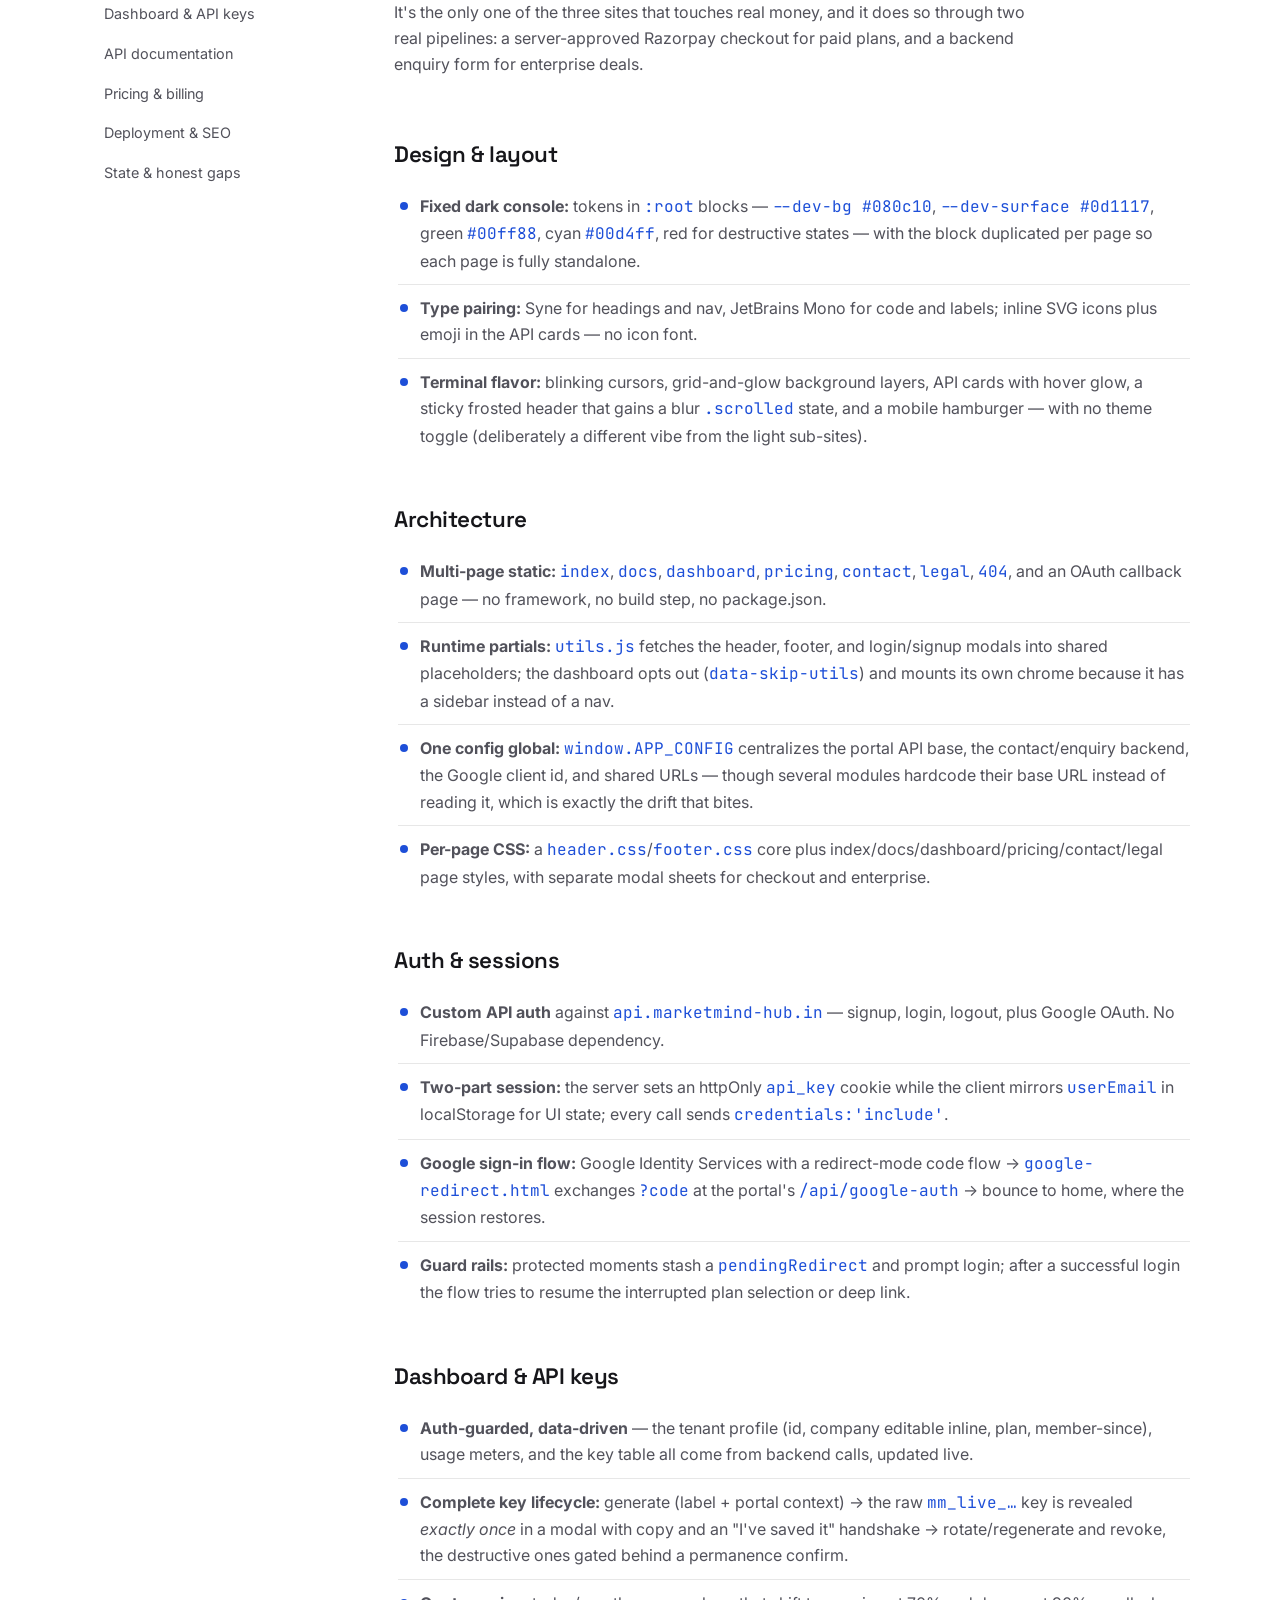
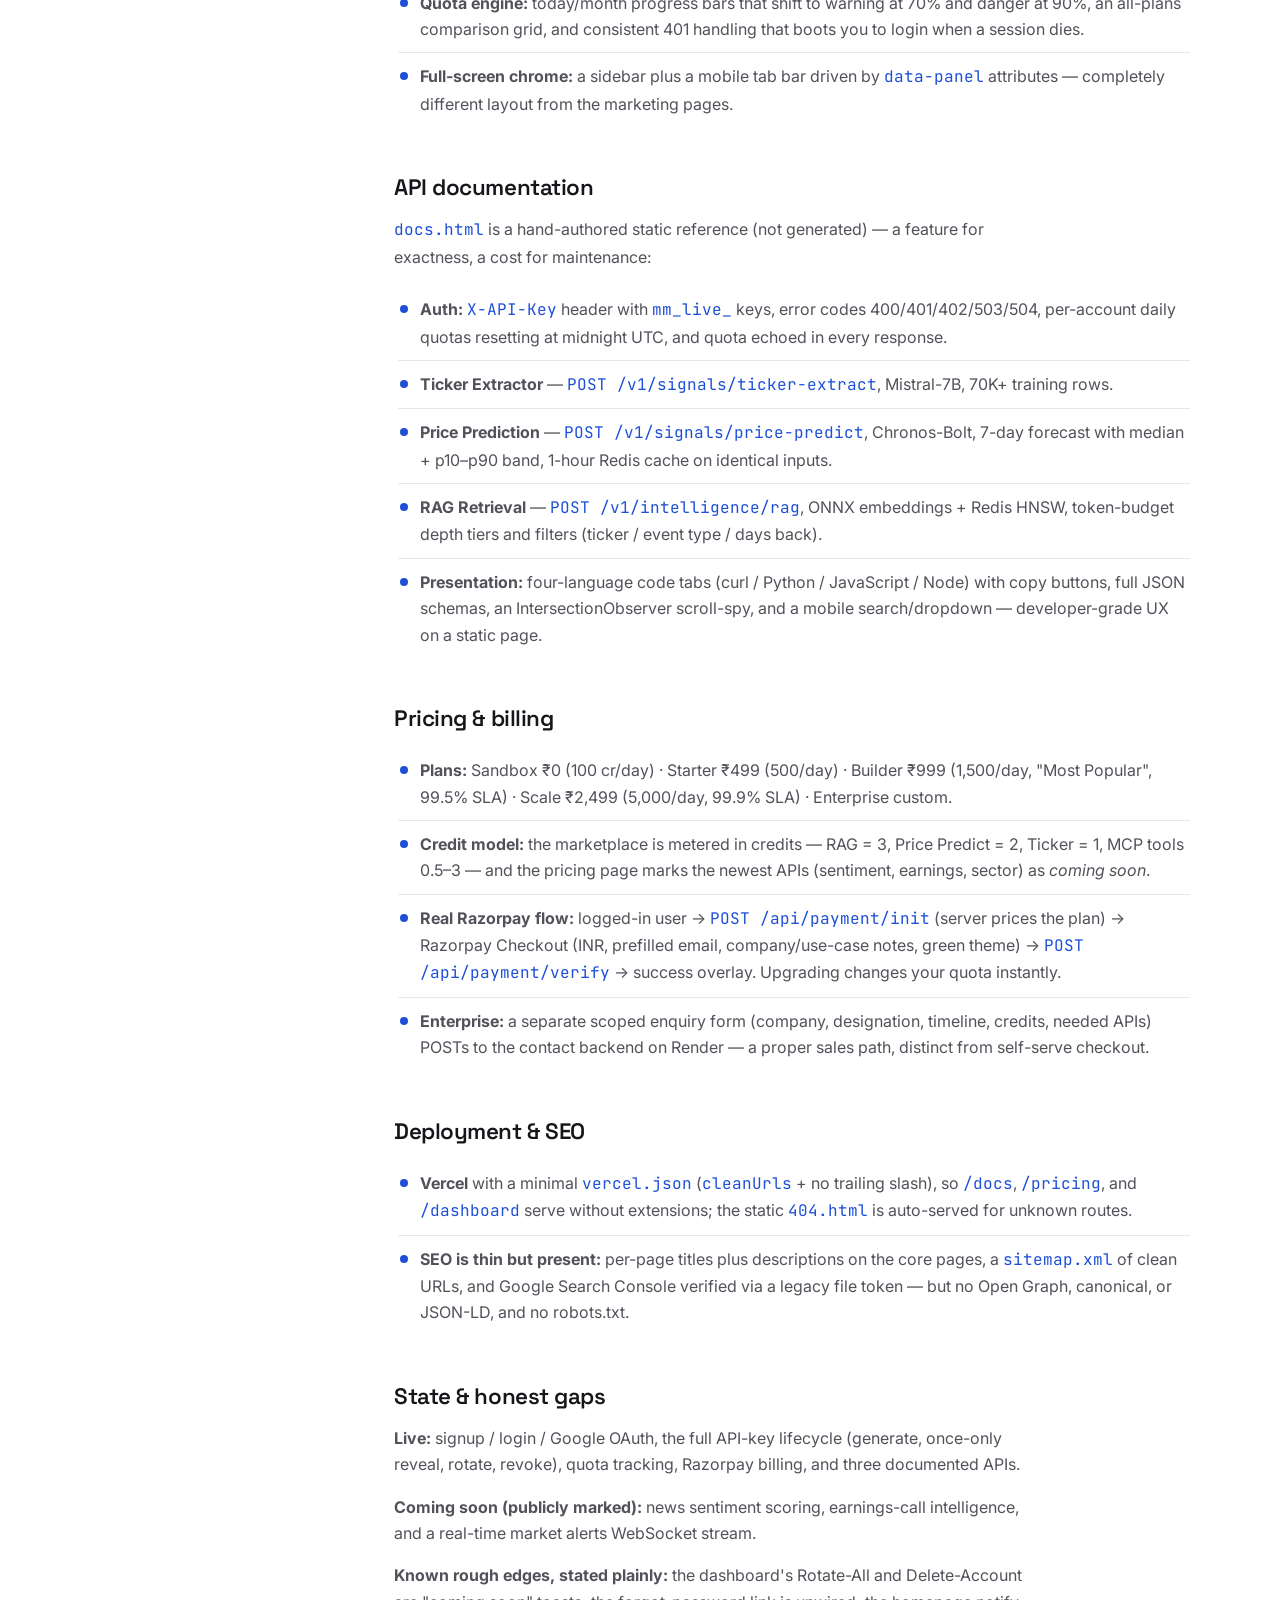
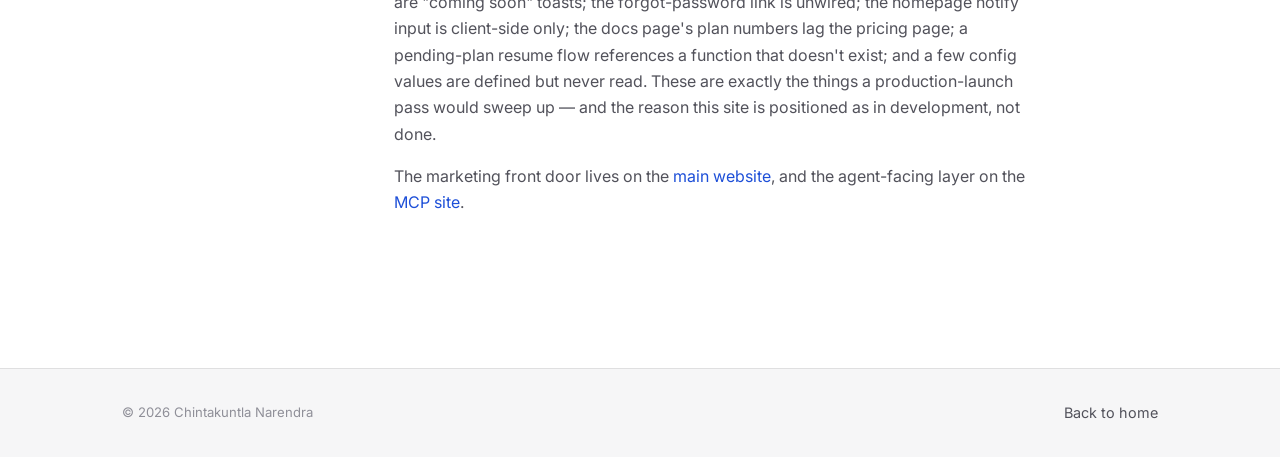
<file: projects/marketmind/developers.html>
<!DOCTYPE html>
<html lang="en">
<head>
<meta charset="UTF-8" />
<meta name="viewport" content="width=device-width, initial-scale=1.0" />
<title>MarketMind — Developer Portal — Case Study — Chintakuntla Narendra</title>
<meta name="description" content="Case study: the MarketMind developer portal at developers.marketmind-hub.in — a dark Vercel console with custom API-key auth, a quota dashboard, a hand-authored API reference, and real Razorpay billing." />
<link href="https://fonts.googleapis.com/css2?family=Space+Grotesk:wght@400;500;600&family=Inter:wght@400;500;600&family=JetBrains+Mono:wght@400;500&display=swap" rel="stylesheet">
<link rel="stylesheet" href="../../css/style.css" />
<script>
  (function () {
    try {
      var stored = localStorage.getItem("theme");
      var dark = stored ? stored === "dark" : window.matchMedia("(prefers-color-scheme: dark)").matches;
      if (dark) document.documentElement.setAttribute("data-theme", "dark");
    } catch (e) {}
  })();
</script>
</head>
<body>

<header class="site-header">
  <div class="wrap">
    <a href="../../index.html" class="name">Chintakuntla Narendra</a>
    <nav>
      <a href="../../index.html#projects" class="back-link">← All projects</a>
      <button class="theme-toggle" id="themeToggle" aria-label="Toggle color theme">
        <span class="icon icon-moon">
          <svg width="16" height="16" viewBox="0 0 24 24" fill="none" stroke="currentColor" stroke-width="2" stroke-linecap="round" stroke-linejoin="round"><path d="M21 12.79A9 9 0 1 1 11.21 3 7 7 0 0 0 21 12.79z"/></svg>
        </span>
        <span class="icon icon-sun">
          <svg width="16" height="16" viewBox="0 0 24 24" fill="none" stroke="currentColor" stroke-width="2" stroke-linecap="round" stroke-linejoin="round"><circle cx="12" cy="12" r="5"/><line x1="12" y1="1" x2="12" y2="3"/><line x1="12" y1="21" x2="12" y2="23"/><line x1="4.22" y1="4.22" x2="5.64" y2="5.64"/><line x1="18.36" y1="18.36" x2="19.78" y2="19.78"/><line x1="1" y1="12" x2="3" y2="12"/><line x1="21" y1="12" x2="23" y2="12"/><line x1="4.22" y1="19.78" x2="5.64" y2="18.36"/><line x1="18.36" y1="5.64" x2="19.78" y2="4.22"/></svg>
        </span>
      </button>
    </nav>
  </div>
</header>

<main>
  <div class="detail-hero wrap reveal">
    <span class="status">Live · In development</span>
    <h1>MarketMind — Developer Portal</h1>
    <p class="lede">The revenue seat of the platform: a developer portal where anyone can open an account, generate API keys for Indian market intelligence, watch quota burn down against plan limits, and pay for more — through a real Razorpay flow. Deployed on Vercel with no build step.</p>
    <div class="tag-list">
      <span class="tag">Vanilla JS</span><span class="tag">Vercel</span><span class="tag">Custom Auth</span><span class="tag">Google OAuth</span><span class="tag">Razorpay</span><span class="tag">API Keys</span><span class="tag">Quota</span>
    </div>
    <div class="project-links">
      <a href="https://developers.marketmind-hub.in/" target="_blank" rel="noopener">Visit live site <span class="arrow-expand">→</span></a>
      <a href="index.html">← Hub overview</a>
    </div>
    <div class="project-media"><img src="../../assets/marketmind_developers_website.png" alt="MarketMind developer portal screenshot" loading="lazy" width="800" height="500" /></div>
  </div>

  <div class="detail-body wrap">
    <div class="detail-layout">
      <nav class="detail-nav" aria-label="Sections">
        <span class="label">On this page</span>
        <a href="#overview">Overview</a>
        <a href="#design">Design &amp; layout</a>
        <a href="#architecture">Architecture</a>
        <a href="#auth">Auth &amp; sessions</a>
        <a href="#dashboard">Dashboard &amp; API keys</a>
        <a href="#docs">API documentation</a>
        <a href="#billing">Pricing &amp; billing</a>
        <a href="#deployment">Deployment &amp; SEO</a>
        <a href="#status">State &amp; honest gaps</a>
      </nav>

      <div>
        <section class="detail-section" id="overview">
          <h2>Overview</h2>
          <p><code style="font-family:var(--mono);color:var(--accent);">developers.marketmind-hub.in</code> is where the relationship with the product actually lives: signup, API-key management, quota tracking, API reference, and billing. It's a dark, terminal-flavored console that deliberately reuses none of the light marketing sites' code — it's its own hand-written system with its own config, partials, and auth — because the audience and the job are different: engineers, not browsers.</p>
          <p>It's the only one of the three sites that touches real money, and it does so through two real pipelines: a server-approved Razorpay checkout for paid plans, and a backend enquiry form for enterprise deals.</p>
        </section>

        <section class="detail-section" id="design">
          <h2>Design &amp; layout</h2>
          <ul>
            <li><strong>Fixed dark console:</strong> tokens in <code style="font-family:var(--mono);color:var(--accent);">:root</code> blocks — <code style="font-family:var(--mono);color:var(--accent);">--dev-bg #080c10</code>, <code style="font-family:var(--mono);color:var(--accent);">--dev-surface #0d1117</code>, green <code style="font-family:var(--mono);color:var(--accent);">#00ff88</code>, cyan <code style="font-family:var(--mono);color:var(--accent);">#00d4ff</code>, red for destructive states — with the block duplicated per page so each page is fully standalone.</li>
            <li><strong>Type pairing:</strong> Syne for headings and nav, JetBrains Mono for code and labels; inline SVG icons plus emoji in the API cards — no icon font.</li>
            <li><strong>Terminal flavor:</strong> blinking cursors, grid-and-glow background layers, API cards with hover glow, a sticky frosted header that gains a blur <code style="font-family:var(--mono);color:var(--accent);">.scrolled</code> state, and a mobile hamburger — with no theme toggle (deliberately a different vibe from the light sub-sites).</li>
          </ul>
        </section>

        <section class="detail-section" id="architecture">
          <h2>Architecture</h2>
          <ul>
            <li><strong>Multi-page static:</strong> <code style="font-family:var(--mono);color:var(--accent);">index</code>, <code style="font-family:var(--mono);color:var(--accent);">docs</code>, <code style="font-family:var(--mono);color:var(--accent);">dashboard</code>, <code style="font-family:var(--mono);color:var(--accent);">pricing</code>, <code style="font-family:var(--mono);color:var(--accent);">contact</code>, <code style="font-family:var(--mono);color:var(--accent);">legal</code>, <code style="font-family:var(--mono);color:var(--accent);">404</code>, and an OAuth callback page — no framework, no build step, no package.json.</li>
            <li><strong>Runtime partials:</strong> <code style="font-family:var(--mono);color:var(--accent);">utils.js</code> fetches the header, footer, and login/signup modals into shared placeholders; the dashboard opts out (<code style="font-family:var(--mono);color:var(--accent);">data-skip-utils</code>) and mounts its own chrome because it has a sidebar instead of a nav.</li>
            <li><strong>One config global:</strong> <code style="font-family:var(--mono);color:var(--accent);">window.APP_CONFIG</code> centralizes the portal API base, the contact/enquiry backend, the Google client id, and shared URLs — though several modules hardcode their base URL instead of reading it, which is exactly the drift that bites.</li>
            <li><strong>Per-page CSS:</strong> a <code style="font-family:var(--mono);color:var(--accent);">header.css</code>/<code style="font-family:var(--mono);color:var(--accent);">footer.css</code> core plus index/docs/dashboard/pricing/contact/legal page styles, with separate modal sheets for checkout and enterprise.</li>
          </ul>
        </section>

        <section class="detail-section" id="auth">
          <h2>Auth &amp; sessions</h2>
          <ul>
            <li><strong>Custom API auth</strong> against <code style="font-family:var(--mono);color:var(--accent);">api.marketmind-hub.in</code> — signup, login, logout, plus Google OAuth. No Firebase/Supabase dependency.</li>
            <li><strong>Two-part session:</strong> the server sets an httpOnly <code style="font-family:var(--mono);color:var(--accent);">api_key</code> cookie while the client mirrors <code style="font-family:var(--mono);color:var(--accent);">userEmail</code> in localStorage for UI state; every call sends <code style="font-family:var(--mono);color:var(--accent);">credentials:'include'</code>.</li>
            <li><strong>Google sign-in flow:</strong> Google Identity Services with a redirect-mode code flow → <code style="font-family:var(--mono);color:var(--accent);">google-redirect.html</code> exchanges <code style="font-family:var(--mono);color:var(--accent);">?code</code> at the portal's <code style="font-family:var(--mono);color:var(--accent);">/api/google-auth</code> → bounce to home, where the session restores.</li>
            <li><strong>Guard rails:</strong> protected moments stash a <code style="font-family:var(--mono);color:var(--accent);">pendingRedirect</code> and prompt login; after a successful login the flow tries to resume the interrupted plan selection or deep link.</li>
          </ul>
        </section>

        <section class="detail-section" id="dashboard">
          <h2>Dashboard &amp; API keys</h2>
          <ul>
            <li><strong>Auth-guarded, data-driven</strong> — the tenant profile (id, company editable inline, plan, member-since), usage meters, and the key table all come from backend calls, updated live.</li>
            <li><strong>Complete key lifecycle:</strong> generate (label + portal context) → the raw <code style="font-family:var(--mono);color:var(--accent);">mm_live_…</code> key is revealed <em>exactly once</em> in a modal with copy and an "I've saved it" handshake → rotate/regenerate and revoke, the destructive ones gated behind a permanence confirm.</li>
            <li><strong>Quota engine:</strong> today/month progress bars that shift to warning at 70% and danger at 90%, an all-plans comparison grid, and consistent 401 handling that boots you to login when a session dies.</li>
            <li><strong>Full-screen chrome:</strong> a sidebar plus a mobile tab bar driven by <code style="font-family:var(--mono);color:var(--accent);">data-panel</code> attributes — completely different layout from the marketing pages.</li>
          </ul>
        </section>

        <section class="detail-section" id="docs">
          <h2>API documentation</h2>
          <p><code style="font-family:var(--mono);color:var(--accent);">docs.html</code> is a hand-authored static reference (not generated) — a feature for exactness, a cost for maintenance:</p>
          <ul>
            <li><strong>Auth:</strong> <code style="font-family:var(--mono);color:var(--accent);">X-API-Key</code> header with <code style="font-family:var(--mono);color:var(--accent);">mm_live_</code> keys, error codes 400/401/402/503/504, per-account daily quotas resetting at midnight UTC, and quota echoed in every response.</li>
            <li><strong>Ticker Extractor</strong> — <code style="font-family:var(--mono);color:var(--accent);">POST /v1/signals/ticker-extract</code>, Mistral-7B, 70K+ training rows.</li>
            <li><strong>Price Prediction</strong> — <code style="font-family:var(--mono);color:var(--accent);">POST /v1/signals/price-predict</code>, Chronos-Bolt, 7-day forecast with median + p10–p90 band, 1-hour Redis cache on identical inputs.</li>
            <li><strong>RAG Retrieval</strong> — <code style="font-family:var(--mono);color:var(--accent);">POST /v1/intelligence/rag</code>, ONNX embeddings + Redis HNSW, token-budget depth tiers and filters (ticker / event type / days back).</li>
            <li><strong>Presentation:</strong> four-language code tabs (curl / Python / JavaScript / Node) with copy buttons, full JSON schemas, an IntersectionObserver scroll-spy, and a mobile search/dropdown — developer-grade UX on a static page.</li>
          </ul>
        </section>

        <section class="detail-section" id="billing">
          <h2>Pricing &amp; billing</h2>
          <ul>
            <li><strong>Plans:</strong> Sandbox ₹0 (100 cr/day) · Starter ₹499 (500/day) · Builder ₹999 (1,500/day, "Most Popular", 99.5% SLA) · Scale ₹2,499 (5,000/day, 99.9% SLA) · Enterprise custom.</li>
            <li><strong>Credit model:</strong> the marketplace is metered in credits — RAG = 3, Price Predict = 2, Ticker = 1, MCP tools 0.5–3 — and the pricing page marks the newest APIs (sentiment, earnings, sector) as <em>coming soon</em>.</li>
            <li><strong>Real Razorpay flow:</strong> logged-in user → <code style="font-family:var(--mono);color:var(--accent);">POST /api/payment/init</code> (server prices the plan) → Razorpay Checkout (INR, prefilled email, company/use-case notes, green theme) → <code style="font-family:var(--mono);color:var(--accent);">POST /api/payment/verify</code> → success overlay. Upgrading changes your quota instantly.</li>
            <li><strong>Enterprise:</strong> a separate scoped enquiry form (company, designation, timeline, credits, needed APIs) POSTs to the contact backend on Render — a proper sales path, distinct from self-serve checkout.</li>
          </ul>
        </section>

        <section class="detail-section" id="deployment">
          <h2>Deployment &amp; SEO</h2>
          <ul>
            <li><strong>Vercel</strong> with a minimal <code style="font-family:var(--mono);color:var(--accent);">vercel.json</code> (<code style="font-family:var(--mono);color:var(--accent);">cleanUrls</code> + no trailing slash), so <code style="font-family:var(--mono);color:var(--accent);">/docs</code>, <code style="font-family:var(--mono);color:var(--accent);">/pricing</code>, and <code style="font-family:var(--mono);color:var(--accent);">/dashboard</code> serve without extensions; the static <code style="font-family:var(--mono);color:var(--accent);">404.html</code> is auto-served for unknown routes.</li>
            <li><strong>SEO is thin but present:</strong> per-page titles plus descriptions on the core pages, a <code style="font-family:var(--mono);color:var(--accent);">sitemap.xml</code> of clean URLs, and Google Search Console verified via a legacy file token — but no Open Graph, canonical, or JSON-LD, and no robots.txt.</li>
          </ul>
        </section>

        <section class="detail-section" id="status">
          <h2>State &amp; honest gaps</h2>
          <p><strong>Live:</strong> signup / login / Google OAuth, the full API-key lifecycle (generate, once-only reveal, rotate, revoke), quota tracking, Razorpay billing, and three documented APIs.</p>
          <p><strong>Coming soon (publicly marked):</strong> news sentiment scoring, earnings-call intelligence, and a real-time market alerts WebSocket stream.</p>
          <p><strong>Known rough edges, stated plainly:</strong> the dashboard's Rotate-All and Delete-Account are "coming soon" toasts; the forgot-password link is unwired; the homepage notify input is client-side only; the docs page's plan numbers lag the pricing page; a pending-plan resume flow references a function that doesn't exist; and a few config values are defined but never read. These are exactly the things a production-launch pass would sweep up — and the reason this site is positioned as in development, not done.</p>
          <p>The marketing front door lives on the <a href="website.html" style="color:var(--accent);">main website</a>, and the agent-facing layer on the <a href="mcp.html" style="color:var(--accent);">MCP site</a>.</p>
        </section>
      </div>
    </div>
  </div>
</main>

<footer class="site-footer">
  <div class="wrap">
    <span>© <span id="year"></span> Chintakuntla Narendra</span>
    <a href="../../index.html" class="back-link">Back to home</a>
  </div>
</footer>

<script src="../../js/main.js"></script>
</body>
</html>
</file>
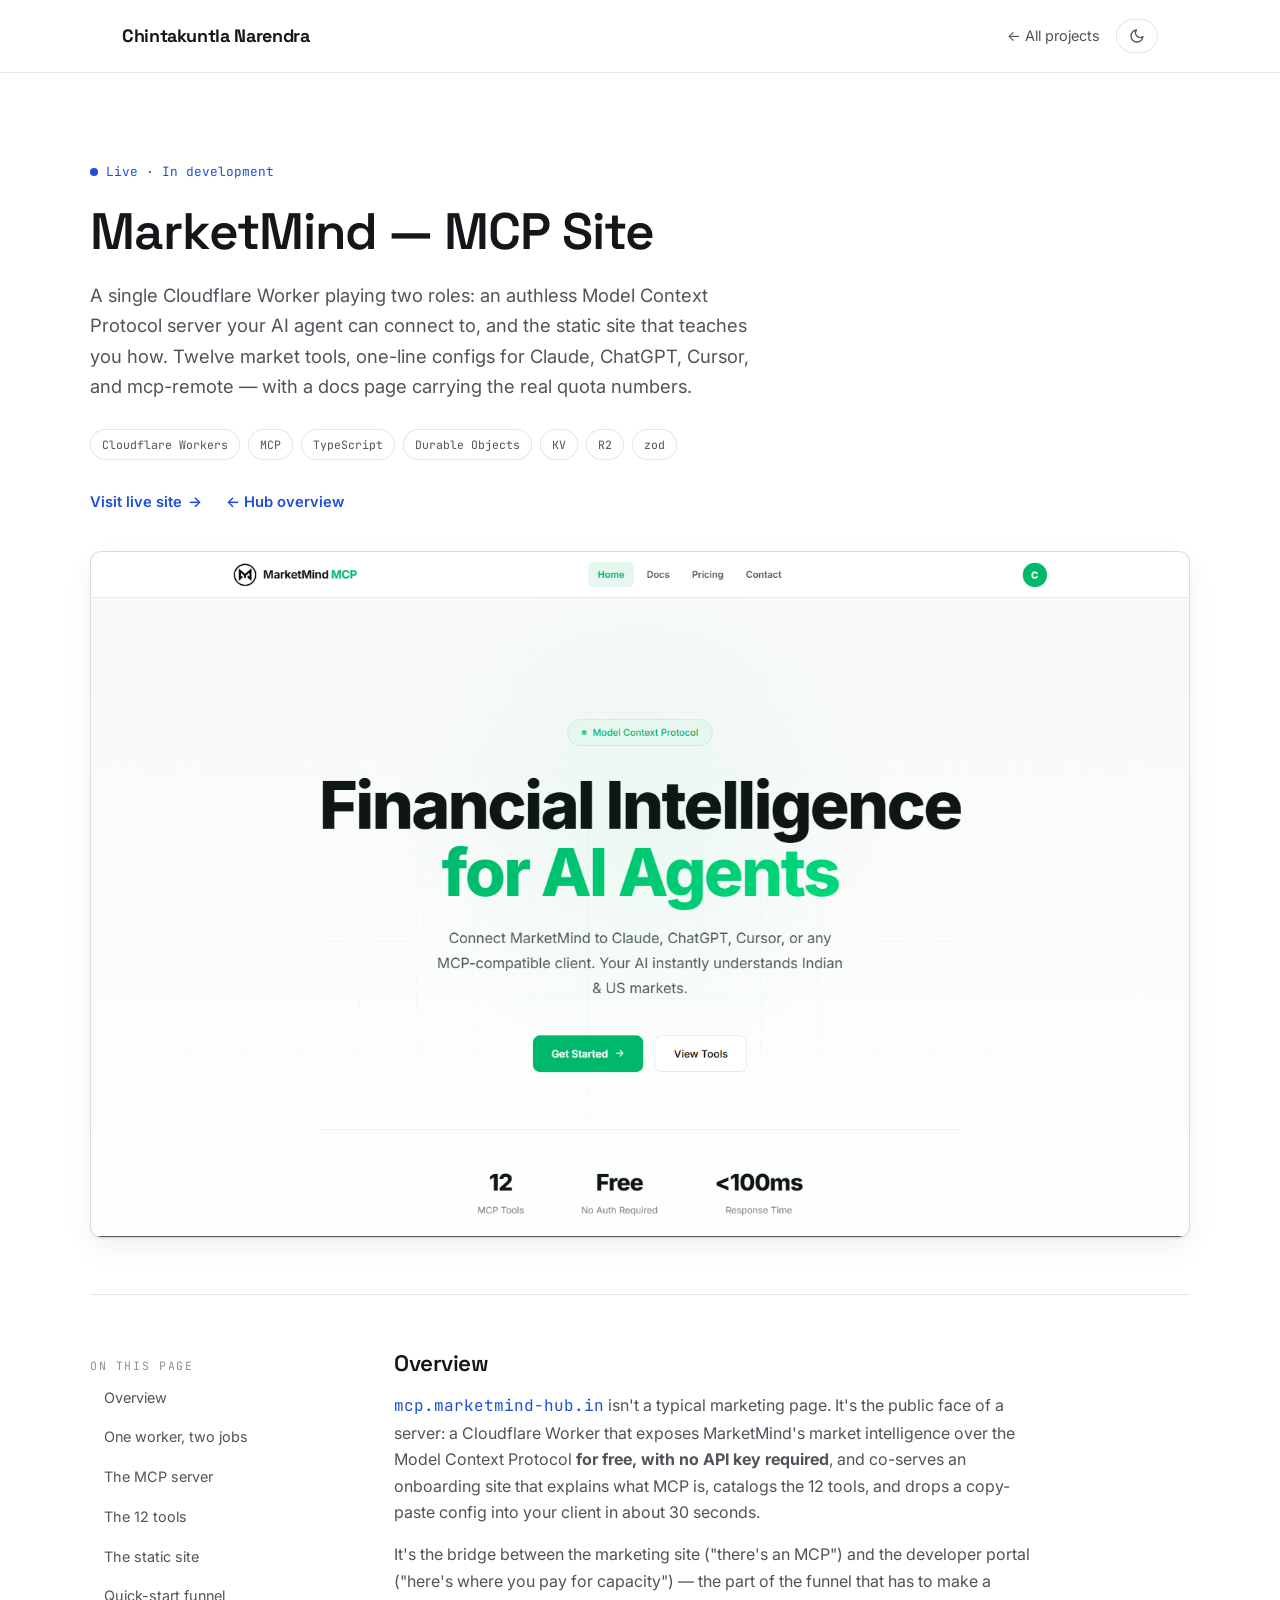
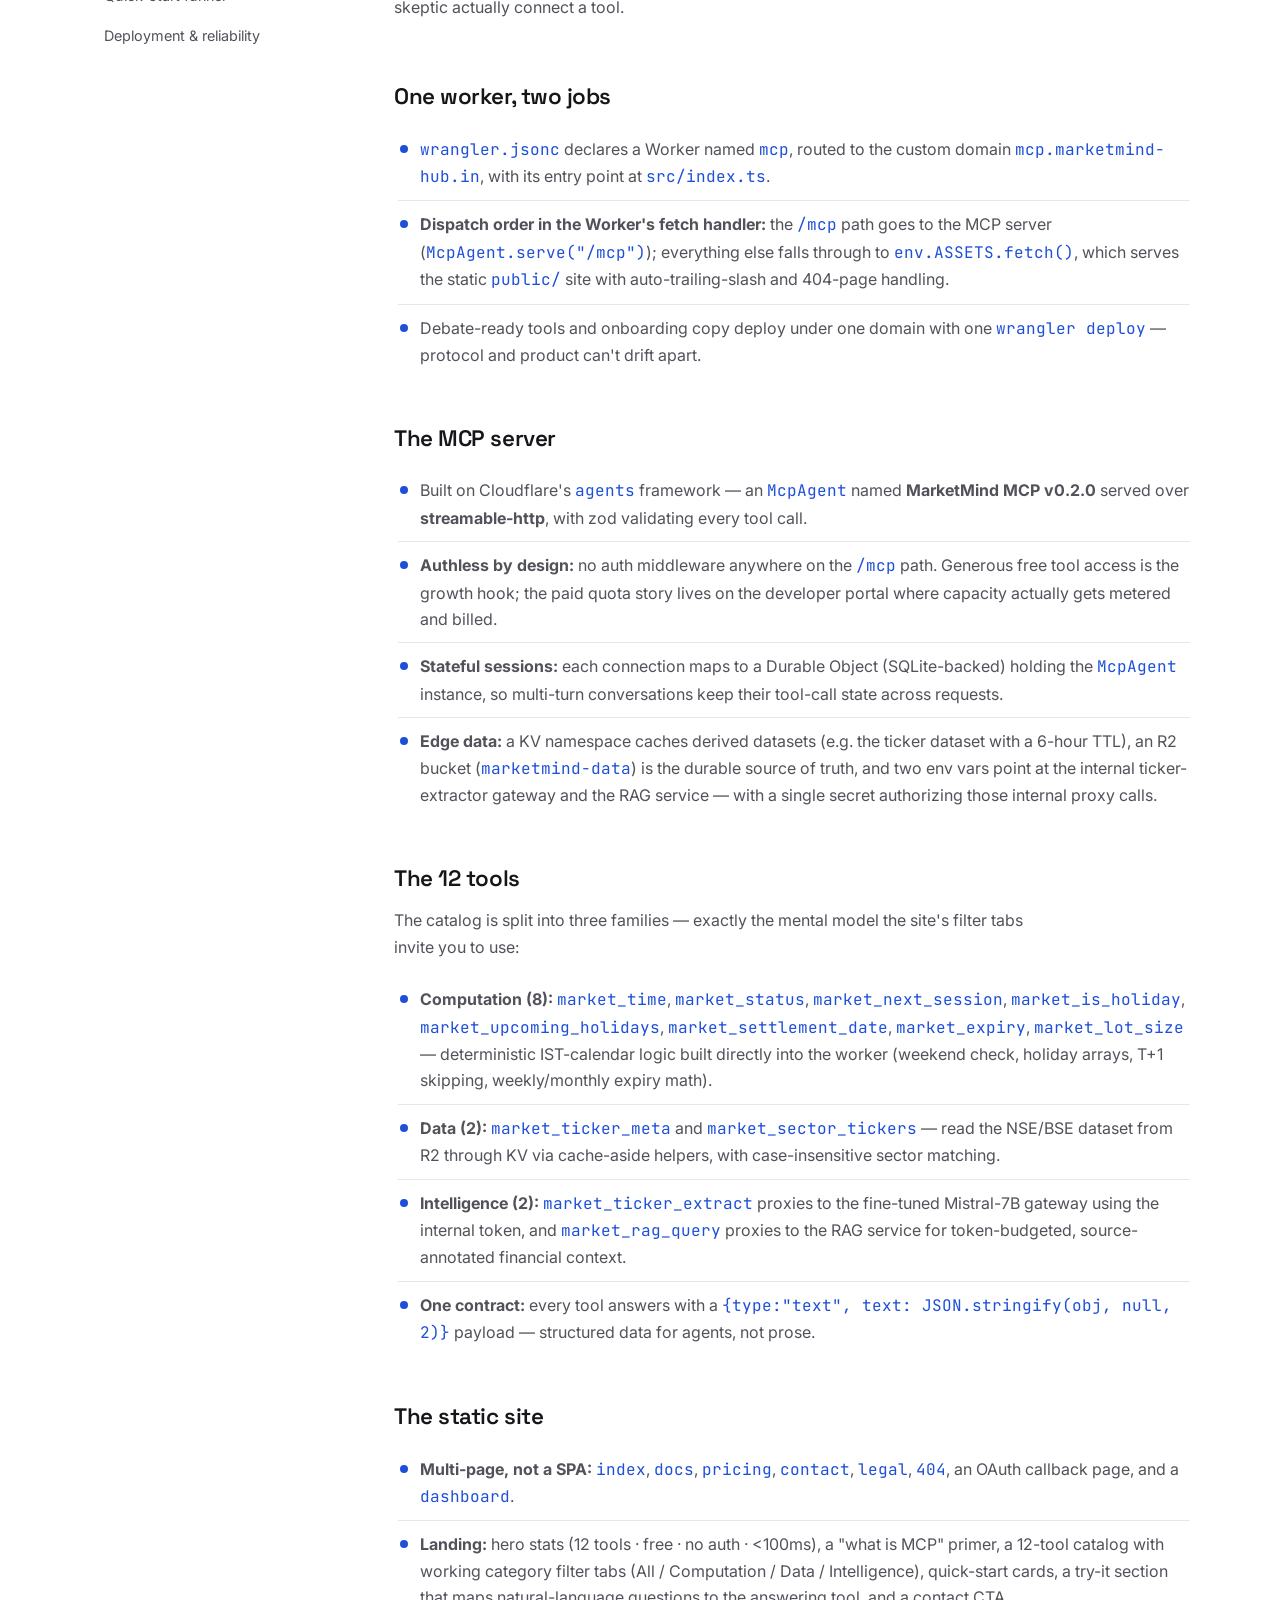
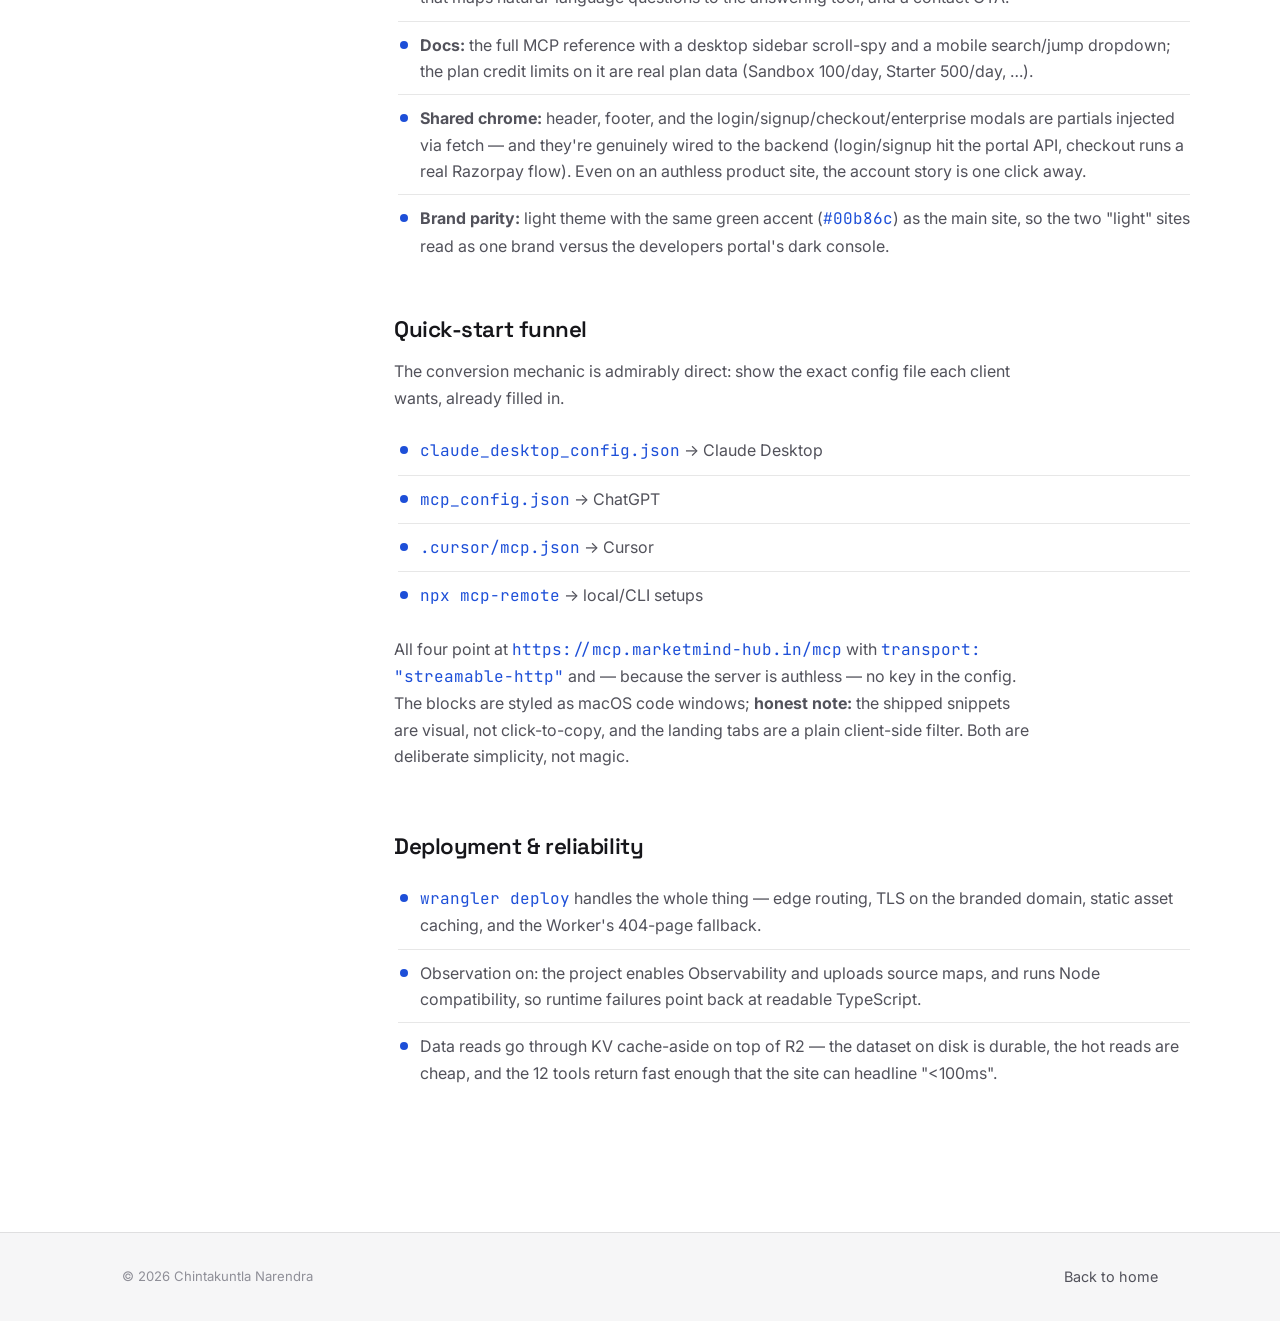
<file: projects/marketmind/mcp.html>
<!DOCTYPE html>
<html lang="en">
<head>
<meta charset="UTF-8" />
<meta name="viewport" content="width=device-width, initial-scale=1.0" />
<title>MarketMind — MCP Site — Case Study — Chintakuntla Narendra</title>
<meta name="description" content="Case study: the MarketMind MCP site at mcp.marketmind-hub.in — a Cloudflare Worker co-hosting an authless Model Context Protocol server and the static onboarding site for its 12 market tools." />
<link href="https://fonts.googleapis.com/css2?family=Space+Grotesk:wght@400;500;600&family=Inter:wght@400;500;600&family=JetBrains+Mono:wght@400;500&display=swap" rel="stylesheet">
<link rel="stylesheet" href="../../css/style.css" />
<script>
  (function () {
    try {
      var stored = localStorage.getItem("theme");
      var dark = stored ? stored === "dark" : window.matchMedia("(prefers-color-scheme: dark)").matches;
      if (dark) document.documentElement.setAttribute("data-theme", "dark");
    } catch (e) {}
  })();
</script>
</head>
<body>

<header class="site-header">
  <div class="wrap">
    <a href="../../index.html" class="name">Chintakuntla Narendra</a>
    <nav>
      <a href="../../index.html#projects" class="back-link">← All projects</a>
      <button class="theme-toggle" id="themeToggle" aria-label="Toggle color theme">
        <span class="icon icon-moon">
          <svg width="16" height="16" viewBox="0 0 24 24" fill="none" stroke="currentColor" stroke-width="2" stroke-linecap="round" stroke-linejoin="round"><path d="M21 12.79A9 9 0 1 1 11.21 3 7 7 0 0 0 21 12.79z"/></svg>
        </span>
        <span class="icon icon-sun">
          <svg width="16" height="16" viewBox="0 0 24 24" fill="none" stroke="currentColor" stroke-width="2" stroke-linecap="round" stroke-linejoin="round"><circle cx="12" cy="12" r="5"/><line x1="12" y1="1" x2="12" y2="3"/><line x1="12" y1="21" x2="12" y2="23"/><line x1="4.22" y1="4.22" x2="5.64" y2="5.64"/><line x1="18.36" y1="18.36" x2="19.78" y2="19.78"/><line x1="1" y1="12" x2="3" y2="12"/><line x1="21" y1="12" x2="23" y2="12"/><line x1="4.22" y1="19.78" x2="5.64" y2="18.36"/><line x1="18.36" y1="5.64" x2="19.78" y2="4.22"/></svg>
        </span>
      </button>
    </nav>
  </div>
</header>

<main>
  <div class="detail-hero wrap reveal">
    <span class="status">Live · In development</span>
    <h1>MarketMind — MCP Site</h1>
    <p class="lede">A single Cloudflare Worker playing two roles: an authless Model Context Protocol server your AI agent can connect to, and the static site that teaches you how. Twelve market tools, one-line configs for Claude, ChatGPT, Cursor, and mcp-remote — with a docs page carrying the real quota numbers.</p>
    <div class="tag-list">
      <span class="tag">Cloudflare Workers</span><span class="tag">MCP</span><span class="tag">TypeScript</span><span class="tag">Durable Objects</span><span class="tag">KV</span><span class="tag">R2</span><span class="tag">zod</span>
    </div>
    <div class="project-links">
      <a href="https://mcp.marketmind-hub.in/" target="_blank" rel="noopener">Visit live site <span class="arrow-expand">→</span></a>
      <a href="index.html">← Hub overview</a>
    </div>
    <div class="project-media"><img src="../../assets/marketmind_mcp_website.png" alt="MarketMind MCP website screenshot" loading="lazy" width="800" height="500" /></div>
  </div>

  <div class="detail-body wrap">
    <div class="detail-layout">
      <nav class="detail-nav" aria-label="Sections">
        <span class="label">On this page</span>
        <a href="#overview">Overview</a>
        <a href="#worker">One worker, two jobs</a>
        <a href="#protocol">The MCP server</a>
        <a href="#tools">The 12 tools</a>
        <a href="#site">The static site</a>
        <a href="#funnel">Quick-start funnel</a>
        <a href="#deployment">Deployment &amp; reliability</a>
      </nav>

      <div>
        <section class="detail-section" id="overview">
          <h2>Overview</h2>
          <p><code style="font-family:var(--mono);color:var(--accent);">mcp.marketmind-hub.in</code> isn't a typical marketing page. It's the public face of a server: a Cloudflare Worker that exposes MarketMind's market intelligence over the Model Context Protocol <strong>for free, with no API key required</strong>, and co-serves an onboarding site that explains what MCP is, catalogs the 12 tools, and drops a copy-paste config into your client in about 30 seconds.</p>
          <p>It's the bridge between the marketing site ("there's an MCP") and the developer portal ("here's where you pay for capacity") — the part of the funnel that has to make a skeptic actually connect a tool.</p>
        </section>

        <section class="detail-section" id="worker">
          <h2>One worker, two jobs</h2>
          <ul>
            <li><code style="font-family:var(--mono);color:var(--accent);">wrangler.jsonc</code> declares a Worker named <code style="font-family:var(--mono);color:var(--accent);">mcp</code>, routed to the custom domain <code style="font-family:var(--mono);color:var(--accent);">mcp.marketmind-hub.in</code>, with its entry point at <code style="font-family:var(--mono);color:var(--accent);">src/index.ts</code>.</li>
            <li><strong>Dispatch order in the Worker's fetch handler:</strong> the <code style="font-family:var(--mono);color:var(--accent);">/mcp</code> path goes to the MCP server (<code style="font-family:var(--mono);color:var(--accent);">McpAgent.serve("/mcp")</code>); everything else falls through to <code style="font-family:var(--mono);color:var(--accent);">env.ASSETS.fetch()</code>, which serves the static <code style="font-family:var(--mono);color:var(--accent);">public/</code> site with auto-trailing-slash and 404-page handling.</li>
            <li>Debate-ready tools and onboarding copy deploy under one domain with one <code style="font-family:var(--mono);color:var(--accent);">wrangler deploy</code> — protocol and product can't drift apart.</li>
          </ul>
        </section>

        <section class="detail-section" id="protocol">
          <h2>The MCP server</h2>
          <ul>
            <li>Built on Cloudflare's <code style="font-family:var(--mono);color:var(--accent);">agents</code> framework — an <code style="font-family:var(--mono);color:var(--accent);">McpAgent</code> named <strong>MarketMind MCP v0.2.0</strong> served over <strong>streamable-http</strong>, with zod validating every tool call.</li>
            <li><strong>Authless by design:</strong> no auth middleware anywhere on the <code style="font-family:var(--mono);color:var(--accent);">/mcp</code> path. Generous free tool access is the growth hook; the paid quota story lives on the developer portal where capacity actually gets metered and billed.</li>
            <li><strong>Stateful sessions:</strong> each connection maps to a Durable Object (SQLite-backed) holding the <code style="font-family:var(--mono);color:var(--accent);">McpAgent</code> instance, so multi-turn conversations keep their tool-call state across requests.</li>
            <li><strong>Edge data:</strong> a KV namespace caches derived datasets (e.g. the ticker dataset with a 6-hour TTL), an R2 bucket (<code style="font-family:var(--mono);color:var(--accent);">marketmind-data</code>) is the durable source of truth, and two env vars point at the internal ticker-extractor gateway and the RAG service — with a single secret authorizing those internal proxy calls.</li>
          </ul>
        </section>

        <section class="detail-section" id="tools">
          <h2>The 12 tools</h2>
          <p>The catalog is split into three families — exactly the mental model the site's filter tabs invite you to use:</p>
          <ul>
            <li><strong>Computation (8):</strong> <code style="font-family:var(--mono);color:var(--accent);">market_time</code>, <code style="font-family:var(--mono);color:var(--accent);">market_status</code>, <code style="font-family:var(--mono);color:var(--accent);">market_next_session</code>, <code style="font-family:var(--mono);color:var(--accent);">market_is_holiday</code>, <code style="font-family:var(--mono);color:var(--accent);">market_upcoming_holidays</code>, <code style="font-family:var(--mono);color:var(--accent);">market_settlement_date</code>, <code style="font-family:var(--mono);color:var(--accent);">market_expiry</code>, <code style="font-family:var(--mono);color:var(--accent);">market_lot_size</code> — deterministic IST-calendar logic built directly into the worker (weekend check, holiday arrays, T+1 skipping, weekly/monthly expiry math).</li>
            <li><strong>Data (2):</strong> <code style="font-family:var(--mono);color:var(--accent);">market_ticker_meta</code> and <code style="font-family:var(--mono);color:var(--accent);">market_sector_tickers</code> — read the NSE/BSE dataset from R2 through KV via cache-aside helpers, with case-insensitive sector matching.</li>
            <li><strong>Intelligence (2):</strong> <code style="font-family:var(--mono);color:var(--accent);">market_ticker_extract</code> proxies to the fine-tuned Mistral-7B gateway using the internal token, and <code style="font-family:var(--mono);color:var(--accent);">market_rag_query</code> proxies to the RAG service for token-budgeted, source-annotated financial context.</li>
            <li><strong>One contract:</strong> every tool answers with a <code style="font-family:var(--mono);color:var(--accent);">{type:"text", text: JSON.stringify(obj, null, 2)}</code> payload — structured data for agents, not prose.</li>
          </ul>
        </section>

        <section class="detail-section" id="site">
          <h2>The static site</h2>
          <ul>
            <li><strong>Multi-page, not a SPA:</strong> <code style="font-family:var(--mono);color:var(--accent);">index</code>, <code style="font-family:var(--mono);color:var(--accent);">docs</code>, <code style="font-family:var(--mono);color:var(--accent);">pricing</code>, <code style="font-family:var(--mono);color:var(--accent);">contact</code>, <code style="font-family:var(--mono);color:var(--accent);">legal</code>, <code style="font-family:var(--mono);color:var(--accent);">404</code>, an OAuth callback page, and a <code style="font-family:var(--mono);color:var(--accent);">dashboard</code>.</li>
            <li><strong>Landing:</strong> hero stats (12 tools · free · no auth · &lt;100ms), a "what is MCP" primer, a 12-tool catalog with working category filter tabs (All / Computation / Data / Intelligence), quick-start cards, a try-it section that maps natural-language questions to the answering tool, and a contact CTA.</li>
            <li><strong>Docs:</strong> the full MCP reference with a desktop sidebar scroll-spy and a mobile search/jump dropdown; the plan credit limits on it are real plan data (Sandbox 100/day, Starter 500/day, …).</li>
            <li><strong>Shared chrome:</strong> header, footer, and the login/signup/checkout/enterprise modals are partials injected via fetch — and they're genuinely wired to the backend (login/signup hit the portal API, checkout runs a real Razorpay flow). Even on an authless product site, the account story is one click away.</li>
            <li><strong>Brand parity:</strong> light theme with the same green accent (<code style="font-family:var(--mono);color:var(--accent);">#00b86c</code>) as the main site, so the two "light" sites read as one brand versus the developers portal's dark console.</li>
          </ul>
        </section>

        <section class="detail-section" id="funnel">
          <h2>Quick-start funnel</h2>
          <p>The conversion mechanic is admirably direct: show the exact config file each client wants, already filled in.</p>
          <ul>
            <li><code style="font-family:var(--mono);color:var(--accent);">claude_desktop_config.json</code> → Claude Desktop</li>
            <li><code style="font-family:var(--mono);color:var(--accent);">mcp_config.json</code> → ChatGPT</li>
            <li><code style="font-family:var(--mono);color:var(--accent);">.cursor/mcp.json</code> → Cursor</li>
            <li><code style="font-family:var(--mono);color:var(--accent);">npx mcp-remote</code> → local/CLI setups</li>
          </ul>
          <p>All four point at <code style="font-family:var(--mono);color:var(--accent);">https://mcp.marketmind-hub.in/mcp</code> with <code style="font-family:var(--mono);color:var(--accent);">transport: "streamable-http"</code> and — because the server is authless — no key in the config. The blocks are styled as macOS code windows; <strong>honest note:</strong> the shipped snippets are visual, not click-to-copy, and the landing tabs are a plain client-side filter. Both are deliberate simplicity, not magic.</p>
        </section>

        <section class="detail-section" id="deployment">
          <h2>Deployment &amp; reliability</h2>
          <ul>
            <li><code style="font-family:var(--mono);color:var(--accent);">wrangler deploy</code> handles the whole thing — edge routing, TLS on the branded domain, static asset caching, and the Worker's 404-page fallback.</li>
            <li>Observation on: the project enables Observability and uploads source maps, and runs Node compatibility, so runtime failures point back at readable TypeScript.</li>
            <li>Data reads go through KV cache-aside on top of R2 — the dataset on disk is durable, the hot reads are cheap, and the 12 tools return fast enough that the site can headline "&lt;100ms".</li>
          </ul>
        </section>
      </div>
    </div>
  </div>
</main>

<footer class="site-footer">
  <div class="wrap">
    <span>© <span id="year"></span> Chintakuntla Narendra</span>
    <a href="../../index.html" class="back-link">Back to home</a>
  </div>
</footer>

<script src="../../js/main.js"></script>
</body>
</html>
</file>
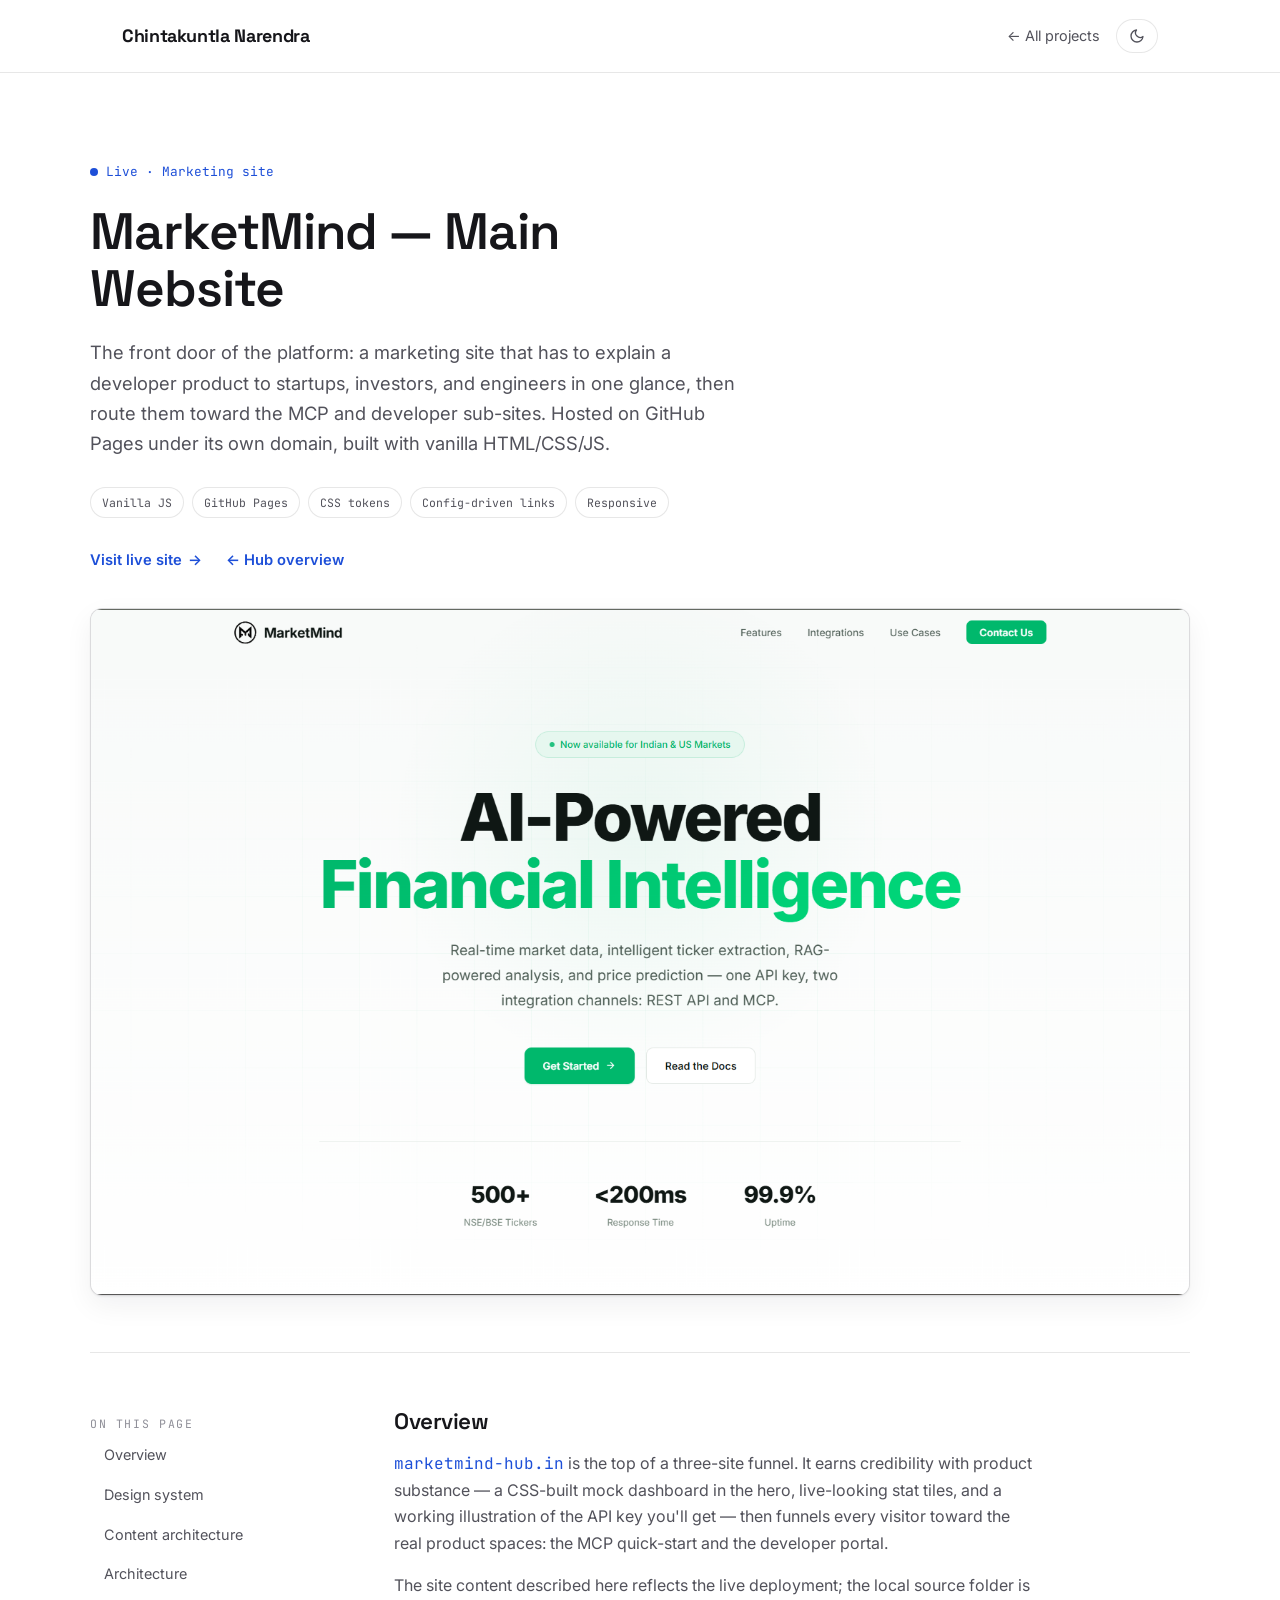
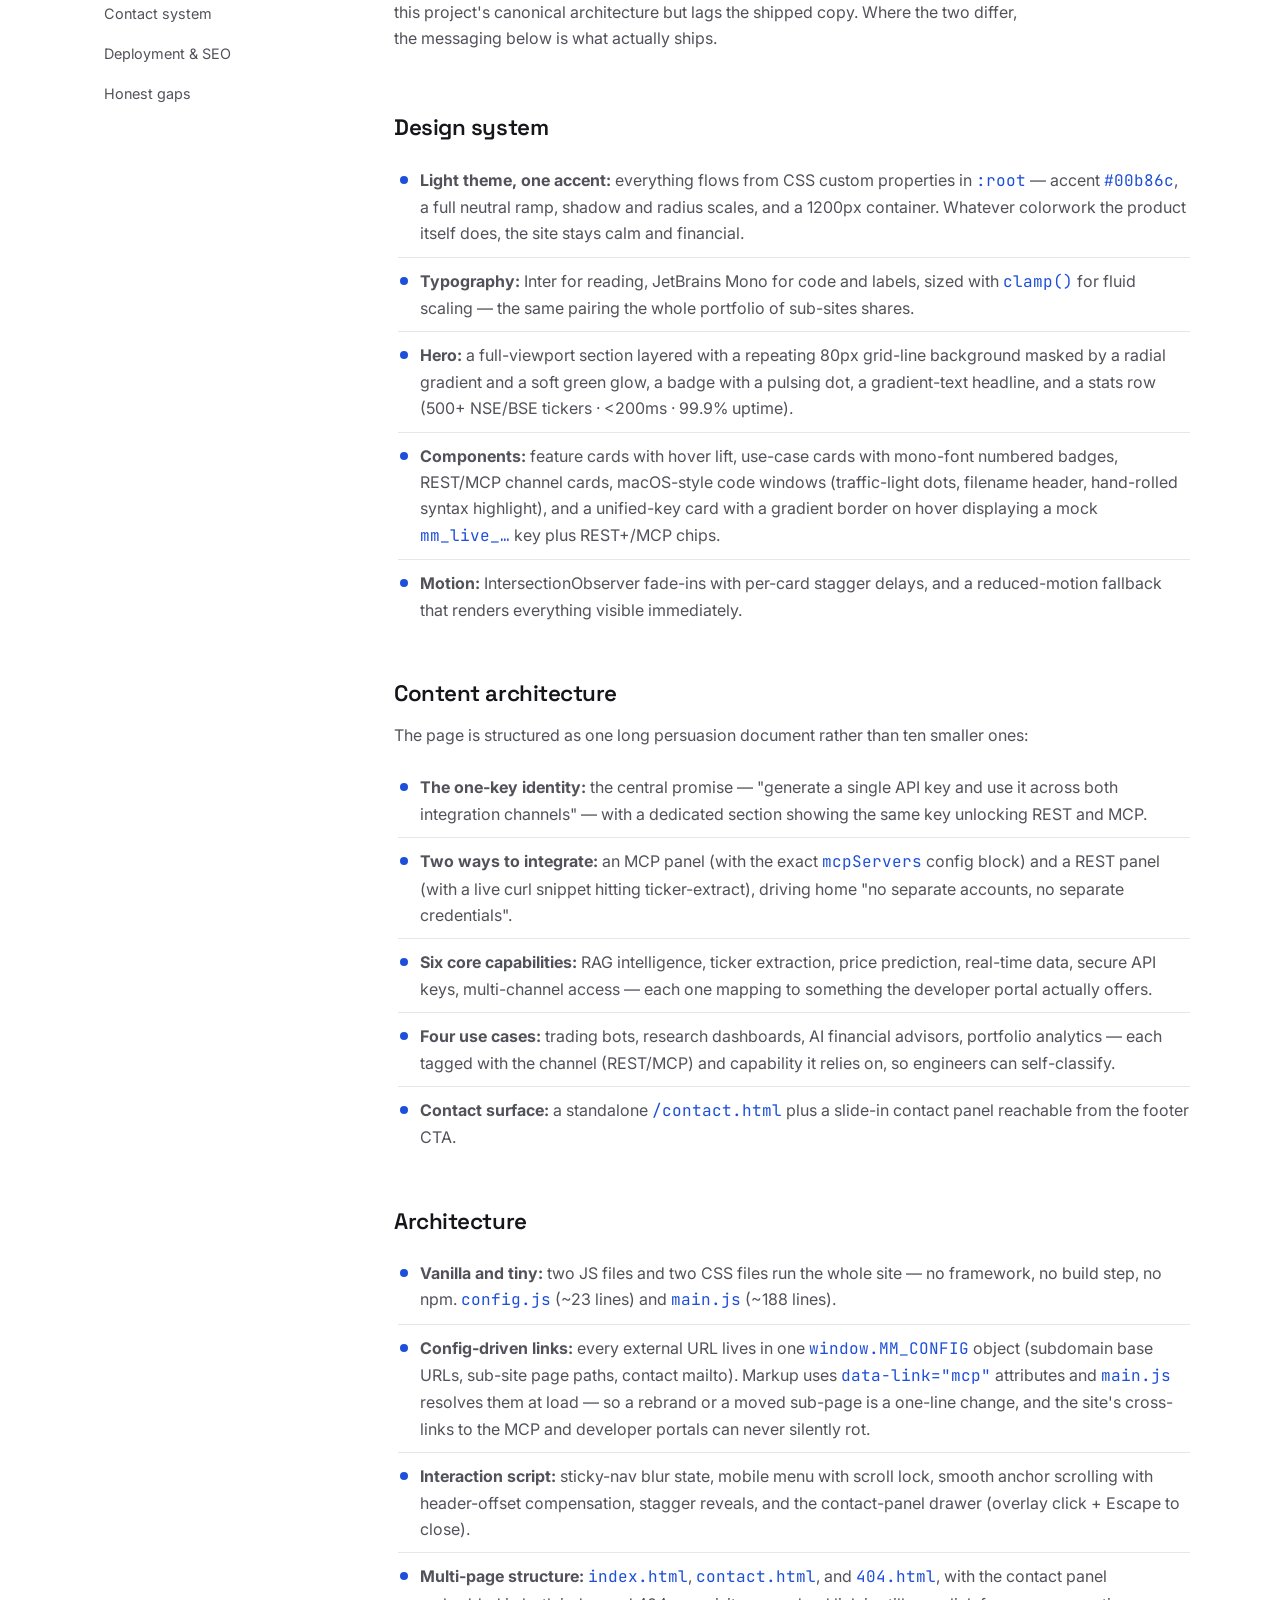
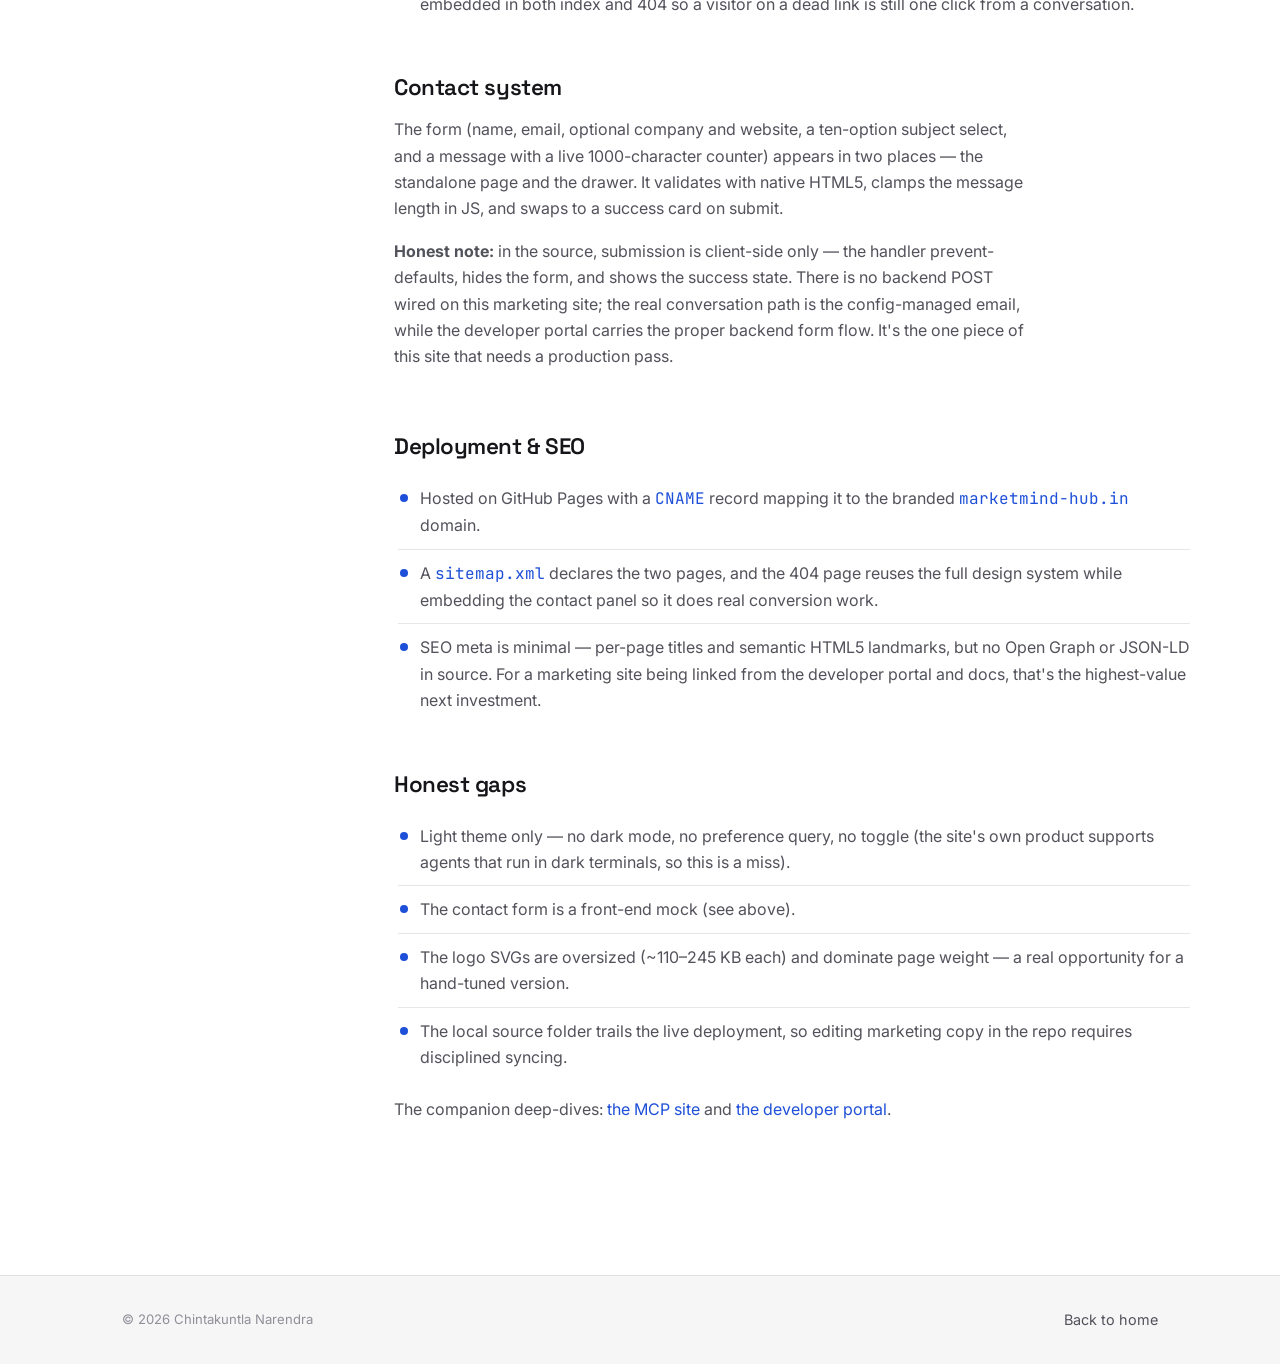
<file: projects/marketmind/website.html>
<!DOCTYPE html>
<html lang="en">
<head>
<meta charset="UTF-8" />
<meta name="viewport" content="width=device-width, initial-scale=1.0" />
<title>MarketMind — Main Website — Case Study — Chintakuntla Narendra</title>
<meta name="description" content="Case study: the MarketMind main website at marketmind-hub.in — a top-of-funnel marketing site on GitHub Pages built with vanilla HTML/CSS/JS, a config-driven link system, and a light design system that funnels visitors to the MCP and developer sub-sites." />
<link href="https://fonts.googleapis.com/css2?family=Space+Grotesk:wght@400;500;600&family=Inter:wght@400;500;600&family=JetBrains+Mono:wght@400;500&display=swap" rel="stylesheet">
<link rel="stylesheet" href="../../css/style.css" />
<script>
  (function () {
    try {
      var stored = localStorage.getItem("theme");
      var dark = stored ? stored === "dark" : window.matchMedia("(prefers-color-scheme: dark)").matches;
      if (dark) document.documentElement.setAttribute("data-theme", "dark");
    } catch (e) {}
  })();
</script>
</head>
<body>

<header class="site-header">
  <div class="wrap">
    <a href="../../index.html" class="name">Chintakuntla Narendra</a>
    <nav>
      <a href="../../index.html#projects" class="back-link">← All projects</a>
      <button class="theme-toggle" id="themeToggle" aria-label="Toggle color theme">
        <span class="icon icon-moon">
          <svg width="16" height="16" viewBox="0 0 24 24" fill="none" stroke="currentColor" stroke-width="2" stroke-linecap="round" stroke-linejoin="round"><path d="M21 12.79A9 9 0 1 1 11.21 3 7 7 0 0 0 21 12.79z"/></svg>
        </span>
        <span class="icon icon-sun">
          <svg width="16" height="16" viewBox="0 0 24 24" fill="none" stroke="currentColor" stroke-width="2" stroke-linecap="round" stroke-linejoin="round"><circle cx="12" cy="12" r="5"/><line x1="12" y1="1" x2="12" y2="3"/><line x1="12" y1="21" x2="12" y2="23"/><line x1="4.22" y1="4.22" x2="5.64" y2="5.64"/><line x1="18.36" y1="18.36" x2="19.78" y2="19.78"/><line x1="1" y1="12" x2="3" y2="12"/><line x1="21" y1="12" x2="23" y2="12"/><line x1="4.22" y1="19.78" x2="5.64" y2="18.36"/><line x1="18.36" y1="5.64" x2="19.78" y2="4.22"/></svg>
        </span>
      </button>
    </nav>
  </div>
</header>

<main>
  <div class="detail-hero wrap reveal">
    <span class="status">Live · Marketing site</span>
    <h1>MarketMind — Main Website</h1>
    <p class="lede">The front door of the platform: a marketing site that has to explain a developer product to startups, investors, and engineers in one glance, then route them toward the MCP and developer sub-sites. Hosted on GitHub Pages under its own domain, built with vanilla HTML/CSS/JS.</p>
    <div class="tag-list">
      <span class="tag">Vanilla JS</span><span class="tag">GitHub Pages</span><span class="tag">CSS tokens</span><span class="tag">Config-driven links</span><span class="tag">Responsive</span>
    </div>
    <div class="project-links">
      <a href="https://marketmind-hub.in/" target="_blank" rel="noopener">Visit live site <span class="arrow-expand">→</span></a>
      <a href="index.html">← Hub overview</a>
    </div>
    <div class="project-media"><img src="../../assets/marketmind_website.png" alt="MarketMind main website screenshot" loading="lazy" width="800" height="500" /></div>
  </div>

  <div class="detail-body wrap">
    <div class="detail-layout">
      <nav class="detail-nav" aria-label="Sections">
        <span class="label">On this page</span>
        <a href="#overview">Overview</a>
        <a href="#design">Design system</a>
        <a href="#content">Content architecture</a>
        <a href="#architecture">Architecture</a>
        <a href="#contact">Contact system</a>
        <a href="#deployment">Deployment &amp; SEO</a>
        <a href="#gaps">Honest gaps</a>
      </nav>

      <div>
        <section class="detail-section" id="overview">
          <h2>Overview</h2>
          <p><code style="font-family:var(--mono);color:var(--accent);">marketmind-hub.in</code> is the top of a three-site funnel. It earns credibility with product substance — a CSS-built mock dashboard in the hero, live-looking stat tiles, and a working illustration of the API key you'll get — then funnels every visitor toward the real product spaces: the MCP quick-start and the developer portal.</p>
          <p>The site content described here reflects the live deployment; the local source folder is this project's canonical architecture but lags the shipped copy. Where the two differ, the messaging below is what actually ships.</p>
        </section>

        <section class="detail-section" id="design">
          <h2>Design system</h2>
          <ul>
            <li><strong>Light theme, one accent:</strong> everything flows from CSS custom properties in <code style="font-family:var(--mono);color:var(--accent);">:root</code> — accent <code style="font-family:var(--mono);color:var(--accent);">#00b86c</code>, a full neutral ramp, shadow and radius scales, and a 1200px container. Whatever colorwork the product itself does, the site stays calm and financial.</li>
            <li><strong>Typography:</strong> Inter for reading, JetBrains Mono for code and labels, sized with <code style="font-family:var(--mono);color:var(--accent);">clamp()</code> for fluid scaling — the same pairing the whole portfolio of sub-sites shares.</li>
            <li><strong>Hero:</strong> a full-viewport section layered with a repeating 80px grid-line background masked by a radial gradient and a soft green glow, a badge with a pulsing dot, a gradient-text headline, and a stats row (500+ NSE/BSE tickers · &lt;200ms · 99.9% uptime).</li>
            <li><strong>Components:</strong> feature cards with hover lift, use-case cards with mono-font numbered badges, REST/MCP channel cards, macOS-style code windows (traffic-light dots, filename header, hand-rolled syntax highlight), and a unified-key card with a gradient border on hover displaying a mock <code style="font-family:var(--mono);color:var(--accent);">mm_live_…</code> key plus REST+/MCP chips.</li>
            <li><strong>Motion:</strong> IntersectionObserver fade-ins with per-card stagger delays, and a reduced-motion fallback that renders everything visible immediately.</li>
          </ul>
        </section>

        <section class="detail-section" id="content">
          <h2>Content architecture</h2>
          <p>The page is structured as one long persuasion document rather than ten smaller ones:</p>
          <ul>
            <li><strong>The one-key identity:</strong> the central promise — "generate a single API key and use it across both integration channels" — with a dedicated section showing the same key unlocking REST and MCP.</li>
            <li><strong>Two ways to integrate:</strong> an MCP panel (with the exact <code style="font-family:var(--mono);color:var(--accent);">mcpServers</code> config block) and a REST panel (with a live curl snippet hitting ticker-extract), driving home "no separate accounts, no separate credentials".</li>
            <li><strong>Six core capabilities:</strong> RAG intelligence, ticker extraction, price prediction, real-time data, secure API keys, multi-channel access — each one mapping to something the developer portal actually offers.</li>
            <li><strong>Four use cases:</strong> trading bots, research dashboards, AI financial advisors, portfolio analytics — each tagged with the channel (REST/MCP) and capability it relies on, so engineers can self-classify.</li>
            <li><strong>Contact surface:</strong> a standalone <code style="font-family:var(--mono);color:var(--accent);">/contact.html</code> plus a slide-in contact panel reachable from the footer CTA.</li>
          </ul>
        </section>

        <section class="detail-section" id="architecture">
          <h2>Architecture</h2>
          <ul>
            <li><strong>Vanilla and tiny:</strong> two JS files and two CSS files run the whole site — no framework, no build step, no npm. <code style="font-family:var(--mono);color:var(--accent);">config.js</code> (~23 lines) and <code style="font-family:var(--mono);color:var(--accent);">main.js</code> (~188 lines).</li>
            <li><strong>Config-driven links:</strong> every external URL lives in one <code style="font-family:var(--mono);color:var(--accent);">window.MM_CONFIG</code> object (subdomain base URLs, sub-site page paths, contact mailto). Markup uses <code style="font-family:var(--mono);color:var(--accent);">data-link="mcp"</code> attributes and <code style="font-family:var(--mono);color:var(--accent);">main.js</code> resolves them at load — so a rebrand or a moved sub-page is a one-line change, and the site's cross-links to the MCP and developer portals can never silently rot.</li>
            <li><strong>Interaction script:</strong> sticky-nav blur state, mobile menu with scroll lock, smooth anchor scrolling with header-offset compensation, stagger reveals, and the contact-panel drawer (overlay click + Escape to close).</li>
            <li><strong>Multi-page structure:</strong> <code style="font-family:var(--mono);color:var(--accent);">index.html</code>, <code style="font-family:var(--mono);color:var(--accent);">contact.html</code>, and <code style="font-family:var(--mono);color:var(--accent);">404.html</code>, with the contact panel embedded in both index and 404 so a visitor on a dead link is still one click from a conversation.</li>
          </ul>
        </section>

        <section class="detail-section" id="contact">
          <h2>Contact system</h2>
          <p>The form (name, email, optional company and website, a ten-option subject select, and a message with a live 1000-character counter) appears in two places — the standalone page and the drawer. It validates with native HTML5, clamps the message length in JS, and swaps to a success card on submit.</p>
          <p><strong>Honest note:</strong> in the source, submission is client-side only — the handler prevent-defaults, hides the form, and shows the success state. There is no backend POST wired on this marketing site; the real conversation path is the config-managed email, while the developer portal carries the proper backend form flow. It's the one piece of this site that needs a production pass.</p>
        </section>

        <section class="detail-section" id="deployment">
          <h2>Deployment &amp; SEO</h2>
          <ul>
            <li>Hosted on GitHub Pages with a <code style="font-family:var(--mono);color:var(--accent);">CNAME</code> record mapping it to the branded <code style="font-family:var(--mono);color:var(--accent);">marketmind-hub.in</code> domain.</li>
            <li>A <code style="font-family:var(--mono);color:var(--accent);">sitemap.xml</code> declares the two pages, and the 404 page reuses the full design system while embedding the contact panel so it does real conversion work.</li>
            <li>SEO meta is minimal — per-page titles and semantic HTML5 landmarks, but no Open Graph or JSON-LD in source. For a marketing site being linked from the developer portal and docs, that's the highest-value next investment.</li>
          </ul>
        </section>

        <section class="detail-section" id="gaps">
          <h2>Honest gaps</h2>
          <ul>
            <li>Light theme only — no dark mode, no preference query, no toggle (the site's own product supports agents that run in dark terminals, so this is a miss).</li>
            <li>The contact form is a front-end mock (see above).</li>
            <li>The logo SVGs are oversized (~110–245 KB each) and dominate page weight — a real opportunity for a hand-tuned version.</li>
            <li>The local source folder trails the live deployment, so editing marketing copy in the repo requires disciplined syncing.</li>
          </ul>
          <p>The companion deep-dives: <a href="mcp.html" style="color:var(--accent);">the MCP site</a> and <a href="developers.html" style="color:var(--accent);">the developer portal</a>.</p>
        </section>
      </div>
    </div>
  </div>
</main>

<footer class="site-footer">
  <div class="wrap">
    <span>© <span id="year"></span> Chintakuntla Narendra</span>
    <a href="../../index.html" class="back-link">Back to home</a>
  </div>
</footer>

<script src="../../js/main.js"></script>
</body>
</html>
</file>
<file: css/style.css>
/* ============================================
   Design tokens — Monochrome / Concept
   ============================================ */
:root {
  /* Light theme (default) */
  --bg: #ffffff;
  --bg-soft: #f6f6f7;
  --surface: #ffffff;
  --surface-2: #f2f2f4;
  --text: #16161a;
  --text-soft: #52525b;
  --text-faint: #8f8f98;
  --accent: #1d4fd8;
  --ring: rgba(29, 79, 216, 0.35);
  --hairline: rgba(22, 22, 26, 0.1);
  --shadow: 0 1px 2px rgba(22, 22, 26, 0.05), 0 10px 28px rgba(22, 22, 26, 0.06);
  --shadow-lg: 0 2px 6px rgba(22, 22, 26, 0.07), 0 28px 56px rgba(22, 22, 26, 0.11);
  --grid-line: rgba(22, 22, 26, 0.05);

  --display: "Space Grotesk", -apple-system, BlinkMacSystemFont, sans-serif;
  --sans: "Inter", -apple-system, BlinkMacSystemFont, sans-serif;
  --mono: "JetBrains Mono", ui-monospace, monospace;

  --content-width: 1100px;
  --radius: 12px;
  --radius-sm: 8px;
}

[data-theme="dark"] {
  --bg: #0c0c0f;
  --bg-soft: #141417;
  --surface: #16161a;
  --surface-2: #1d1d22;
  --text: #ececf1;
  --text-soft: #a1a1aa;
  --text-faint: #6f6f78;
  --accent: #6b93f2;
  --ring: rgba(107, 147, 242, 0.4);
  --hairline: rgba(236, 236, 241, 0.1);
  --shadow: 0 1px 2px rgba(0, 0, 0, 0.4), 0 10px 28px rgba(0, 0, 0, 0.4);
  --shadow-lg: 0 2px 6px rgba(0, 0, 0, 0.55), 0 28px 56px rgba(0, 0, 0, 0.55);
  --grid-line: rgba(236, 236, 241, 0.04);
}

/* Theme pre-hydration */
html {
  color-scheme: light;
}
html[data-theme="dark"] {
  color-scheme: dark;
}

@media (prefers-reduced-motion: reduce) {
  * { animation-duration: 0.01ms !important; transition-duration: 0.01ms !important; }
}

/* ============================================
   Base
   ============================================ */
* { box-sizing: border-box; }

html { scroll-behavior: smooth; scroll-padding-top: 84px; }

body {
  margin: 0;
  background: var(--bg);
  color: var(--text);
  font-family: var(--sans);
  font-size: 16px;
  line-height: 1.65;
  -webkit-font-smoothing: antialiased;
  transition: background 0.35s ease, color 0.35s ease;
}

a { color: inherit; text-decoration: none; }

a:focus-visible,
button:focus-visible {
  outline: 2px solid var(--accent);
  outline-offset: 3px;
  border-radius: 4px;
}

img { max-width: 100%; display: block; }

::selection { background: var(--accent); color: #fff; }

.wrap {
  max-width: var(--content-width);
  margin: 0 auto;
  padding: 0 32px;
}

h1, h2, h3 {
  font-family: var(--display);
  font-weight: 600;
  line-height: 1.12;
  margin: 0;
  color: var(--text);
  letter-spacing: -0.02em;
}

p { max-width: 64ch; color: var(--text-soft); }

.hairline {
  border: none;
  border-top: 1px solid var(--hairline);
  margin: 0;
}

/* ============================================
   Header
   ============================================ */
.site-header {
  position: sticky;
  top: 0;
  z-index: 30;
  background: color-mix(in srgb, var(--bg) 78%, transparent);
  backdrop-filter: blur(14px);
  -webkit-backdrop-filter: blur(14px);
  border-bottom: 1px solid var(--hairline);
}

.site-header .wrap {
  display: flex;
  align-items: center;
  justify-content: space-between;
  height: 72px;
  gap: 24px;
}

.site-header .name {
  font-family: var(--display);
  font-size: 1.12rem;
  font-weight: 700;
  color: var(--text);
  letter-spacing: -0.02em;
}

.site-header nav {
  display: flex;
  gap: 16px;
  align-items: center;
}

.site-header nav .nav-links {
  display: flex;
  gap: 30px;
  align-items: center;
}

.site-header nav a:not(.back-link) {
  color: var(--text-soft);
  font-size: 0.95rem;
  position: relative;
  padding: 4px 0;
}

.site-header nav a:not(.back-link)::after {
  content: "";
  position: absolute;
  left: 0;
  bottom: 0;
  height: 2px;
  width: 0;
  background: var(--accent);
  transition: width 0.25s ease;
}

.site-header nav a:not(.back-link):hover::after,
.site-header nav a.active::after {
  width: 100%;
}

.site-header nav a:hover,
.site-header nav a.active { color: var(--text); }

/* Theme toggle */
.theme-toggle {
  display: inline-flex;
  align-items: center;
  gap: 8px;
  background: var(--surface);
  border: 1px solid var(--hairline);
  color: var(--text-soft);
  font-family: var(--sans);
  font-size: 0.85rem;
  padding: 8px 12px;
  border-radius: 999px;
  cursor: pointer;
  transition: border-color 0.2s, color 0.2s;
}

.theme-toggle:hover {
  border-color: var(--accent);
  color: var(--text);
}

.theme-toggle .icon { display: inline-flex; }

.theme-toggle .icon-sun { display: none; }
.theme-toggle .icon-moon { display: inline-flex; }

[data-theme="dark"] .theme-toggle .icon-sun { display: inline-flex; }
[data-theme="dark"] .theme-toggle .icon-moon { display: none; }

/* ============================================
   Hero
   ============================================ */
.hero {
  position: relative;
  padding: 120px 0 96px;
  overflow: hidden;
}

.hero::before {
  content: "";
  position: absolute;
  inset: 0;
  background-image:
    linear-gradient(var(--grid-line) 1px, transparent 1px),
    linear-gradient(90deg, var(--grid-line) 1px, transparent 1px);
  background-size: 56px 56px;
  pointer-events: none;
  -webkit-mask-image: radial-gradient(ellipse 90% 70% at 50% 30%, #000 30%, transparent 75%);
  mask-image: radial-gradient(ellipse 90% 70% at 50% 30%, #000 30%, transparent 75%);
}

.hero .wrap { position: relative; }

.hero-inner {
  display: grid;
  grid-template-columns: 1.25fr 0.75fr;
  gap: 56px;
  align-items: start;
}

.badge {
  display: inline-flex;
  align-items: center;
  gap: 8px;
  font-family: var(--mono);
  font-size: 0.8rem;
  color: var(--accent);
  background: color-mix(in srgb, var(--accent) 7%, var(--surface));
  border: 1px solid color-mix(in srgb, var(--accent) 25%, transparent);
  padding: 6px 12px;
  border-radius: 999px;
  margin-bottom: 24px;
  letter-spacing: 0.02em;
}

.badge .dot {
  width: 8px;
  height: 8px;
  border-radius: 50%;
  background: var(--accent);
  box-shadow: 0 0 0 0 color-mix(in srgb, var(--accent) 50%, transparent);
  animation: pulse 2.4s infinite;
}

@keyframes pulse {
  0% { box-shadow: 0 0 0 0 color-mix(in srgb, var(--accent) 50%, transparent); }
  70% { box-shadow: 0 0 0 8px transparent; }
  100% { box-shadow: 0 0 0 0 transparent; }
}

.hero h1 {
  font-size: clamp(2.4rem, 5vw, 3.9rem);
  max-width: 14ch;
  font-weight: 600;
  letter-spacing: -0.03em;
}

.hero h1 em { font-style: normal; color: var(--accent); }

.hero p.lede {
  margin-top: 24px;
  font-size: 1.12rem;
  color: var(--text-soft);
  max-width: 46ch;
}

.hero .cta-row {
  margin-top: 36px;
  display: flex;
  gap: 14px;
  flex-wrap: wrap;
}

.btn {
  display: inline-flex;
  align-items: center;
  gap: 8px;
  padding: 13px 24px;
  border-radius: var(--radius-sm);
  font-size: 0.95rem;
  font-family: var(--sans);
  font-weight: 600;
  border: 1px solid transparent;
  cursor: pointer;
  transition: transform 0.18s ease, box-shadow 0.18s ease, border-color 0.18s, background 0.18s;
}

.btn:hover { transform: translateY(-2px); }

.btn-primary {
  background: var(--accent);
  color: #fff;
  box-shadow: 0 6px 18px color-mix(in srgb, var(--accent) 30%, transparent);
}

.btn-primary:hover {
  background: color-mix(in srgb, var(--accent) 88%, #000);
  box-shadow: 0 10px 24px color-mix(in srgb, var(--accent) 38%, transparent);
}

.btn-ghost {
  border-color: var(--hairline);
  background: var(--surface);
  color: var(--text);
  box-shadow: var(--shadow);
}

.btn-ghost:hover { border-color: var(--accent); color: var(--accent); }

/* Hero graphic card */
.hero-panel {
  background: var(--surface);
  border: 1px solid var(--hairline);
  border-radius: var(--radius);
  padding: 28px;
  box-shadow: var(--shadow-lg);
  position: relative;
}

.hero-panel .panel-head {
  display: flex;
  align-items: center;
  justify-content: space-between;
  margin-bottom: 20px;
  font-family: var(--mono);
  font-size: 0.78rem;
  color: var(--text-faint);
}

.hero-panel .panel-head .led {
  width: 8px;
  height: 8px;
  border-radius: 50%;
  background: var(--accent);
  box-shadow: 0 0 10px var(--accent);
}

.panel-stat {
  display: flex;
  align-items: baseline;
  gap: 10px;
  margin-bottom: 22px;
}

.panel-stat .num {
  font-family: var(--display);
  font-size: 2.1rem;
  font-weight: 600;
  color: var(--text);
  letter-spacing: -0.02em;
}

.panel-stat .delta { font-family: var(--mono); font-size: 0.8rem; color: var(--accent); }

.mini-bars {
  display: flex;
  align-items: flex-end;
  gap: 12px;
  height: 90px;
}

.mini-bars span {
  flex: 1;
  border-radius: 3px 3px 0 0;
  background: var(--accent);
  opacity: 0.5;
  animation: grow 1.1s ease both;
  transform-origin: bottom;
}

.mini-bars span:nth-child(3n) { opacity: 0.78; }
.mini-bars span:nth-child(6n) { opacity: 1; }

@keyframes grow { from { transform: scaleY(0); } to { transform: scaleY(1); } }

.mini-bars span:nth-child(1) { height: 32%; animation-delay: 0.1s; }
.mini-bars span:nth-child(2) { height: 52%; animation-delay: 0.2s; }
.mini-bars span:nth-child(3) { height: 40%; animation-delay: 0.3s; }
.mini-bars span:nth-child(4) { height: 68%; animation-delay: 0.4s; }
.mini-bars span:nth-child(5) { height: 58%; animation-delay: 0.5s; }
.mini-bars span:nth-child(6) { height: 82%; animation-delay: 0.6s; }
.mini-bars span:nth-child(7) { height: 74%; animation-delay: 0.7s; }
.mini-bars span:nth-child(8) { height: 96%; animation-delay: 0.8s; }
.mini-bars span:nth-child(9) { height: 88%; animation-delay: 0.9s; }

.hero-panel .panel-foot {
  margin-top: 20px;
  padding-top: 16px;
  border-top: 1px solid var(--hairline);
  font-family: var(--mono);
  font-size: 0.78rem;
  color: var(--text-faint);
  display: flex;
  justify-content: space-between;
}

.hero-panel .panel-foot .accent { color: var(--accent); }

/* ============================================
   Scroll cue
   ============================================ */
.scroll-cue {
  margin-top: 72px;
  display: flex;
  justify-content: center;
  font-family: var(--mono);
  font-size: 0.75rem;
  color: var(--text-faint);
  letter-spacing: 0.18em;
  text-transform: uppercase;
}

.scroll-cue .arrow {
  display: inline-block;
  margin-left: 6px;
  animation: bob 1.8s ease-in-out infinite;
  color: var(--accent);
}

@keyframes bob { 0%, 100% { transform: translateY(0); } 50% { transform: translateY(4px); } }

/* ============================================
   Section scaffolding
   ============================================ */
section { padding: 88px 0; }

.section-head {
  display: flex;
  justify-content: space-between;
  align-items: baseline;
  margin-bottom: 48px;
  gap: 24px;
}

.section-head .eyebrow {
  font-family: var(--display);
  font-weight: 600;
  font-size: 1.9rem;
  color: var(--text);
  letter-spacing: -0.02em;
}

.section-head .index {
  font-family: var(--mono);
  color: var(--text-faint);
  font-size: 0.85rem;
  white-space: nowrap;
}

/* ============================================
   About
   ============================================ */
.about-grid {
  display: grid;
  grid-template-columns: 1.1fr 0.9fr;
  gap: 64px;
  align-items: start;
}

.about-grid .body p { font-size: 1.06rem; margin: 0 0 18px; }

.about-grid .body p strong {
  color: var(--accent);
  font-weight: 600;
}

.fact-card {
  background: var(--surface);
  border: 1px solid var(--hairline);
  border-radius: var(--radius);
  box-shadow: var(--shadow);
  padding: 8px 24px;
}

.fact-card li {
  list-style: none;
  padding: 16px 0;
  border-bottom: 1px solid var(--hairline);
  display: flex;
  justify-content: space-between;
  gap: 16px;
  font-size: 0.95rem;
}

.fact-card li:last-child { border-bottom: none; }

.fact-card .k { color: var(--text-soft); flex-shrink: 0; }

.fact-card .v { color: var(--text); font-weight: 500; text-align: right; }

/* ============================================
   Skills
   ============================================ */
.skills-grid {
  display: grid;
  grid-template-columns: repeat(4, 1fr);
  gap: 20px;
}

.skill-group {
  background: var(--surface);
  border: 1px solid var(--hairline);
  border-radius: var(--radius);
  padding: 26px;
  box-shadow: var(--shadow);
  transition: transform 0.2s ease, box-shadow 0.2s ease, border-color 0.2s;
}

.skill-group:hover {
  transform: translateY(-4px);
  box-shadow: var(--shadow-lg);
  border-color: var(--accent);
}

.skill-group h3 {
  font-size: 0.9rem;
  font-family: var(--mono);
  font-weight: 500;
  color: var(--accent);
  margin-bottom: 16px;
  letter-spacing: 0.04em;
  text-transform: uppercase;
}

.skill-group ul { list-style: none; margin: 0; padding: 0; }

.skill-group li {
  display: flex;
  align-items: center;
  gap: 9px;
  font-size: 0.93rem;
  color: var(--text);
  padding: 6px 0;
}

.skill-group li::before {
  content: "";
  width: 5px;
  height: 5px;
  border-radius: 50%;
  background: var(--accent);
  flex-shrink: 0;
}

/* ============================================
   Projects
   ============================================ */
.project-row {
  display: grid;
  grid-template-columns: 0.9fr 1.1fr;
  gap: 48px;
  padding: 44px 0;
  border-top: 1px solid var(--hairline);
  align-items: center;
}

.project-row:last-child { border-bottom: 1px solid var(--hairline); }

.project-media {
  background: var(--surface-2);
  border: 1px solid var(--hairline);
  border-radius: var(--radius);
  aspect-ratio: 16 / 10;
  display: flex;
  align-items: center;
  justify-content: center;
  overflow: hidden;
  position: relative;
  box-shadow: var(--shadow);
}

.project-media img {
  width: 100%;
  height: 100%;
  object-fit: cover;
  object-position: top;
  display: block;
}

.project-media .placeholder {
  font-family: var(--mono);
  color: var(--text-faint);
  font-size: 0.8rem;
  text-align: center;
  padding: 24px;
  line-height: 1.8;
}

.project-meta .status {
  font-family: var(--mono);
  font-size: 0.75rem;
  color: var(--accent);
  margin-bottom: 12px;
  display: inline-flex;
  align-items: center;
  gap: 8px;
  letter-spacing: 0.02em;
}

.project-meta .status::before {
  content: "";
  width: 8px;
  height: 8px;
  border-radius: 50%;
  background: var(--accent);
}

.project-meta h3 {
  font-size: 1.6rem;
  margin-bottom: 12px;
}

.project-meta p { margin: 0 0 20px; font-size: 1rem; }

.tag-list {
  display: flex;
  flex-wrap: wrap;
  gap: 8px;
  margin-bottom: 22px;
}

.tag {
  font-family: var(--mono);
  font-size: 0.72rem;
  color: var(--text-soft);
  border: 1px solid var(--hairline);
  background: var(--surface);
  padding: 5px 11px;
  border-radius: 999px;
  transition: border-color 0.2s, color 0.2s;
}

.tag:hover { border-color: var(--accent); color: var(--accent); }

.project-links a {
  font-size: 0.92rem;
  color: var(--accent);
  font-weight: 600;
  margin-right: 20px;
  display: inline-flex;
  align-items: center;
  gap: 6px;
}

.project-links a:hover { color: var(--text); }

.project-links a .arrow-expand { transition: transform 0.2s; }
.project-links a:hover .arrow-expand { transform: translateX(3px); }

/* ============================================
   Services
   ============================================ */
.services-lede {
  font-size: 1.1rem;
  color: var(--text-soft);
  margin: -24px 0 44px;
  max-width: 60ch;
}

.services-lede span { color: var(--text-faint); font-size: 0.95rem; }

.services-grid {
  display: grid;
  grid-template-columns: repeat(3, 1fr);
  gap: 20px;
}

.service-card {
  background: var(--surface);
  border: 1px solid var(--hairline);
  border-radius: var(--radius);
  padding: 28px 26px;
  box-shadow: var(--shadow);
  display: flex;
  flex-direction: column;
  transition: transform 0.2s ease, box-shadow 0.2s ease, border-color 0.2s;
}

.service-card:hover {
  transform: translateY(-4px);
  box-shadow: var(--shadow-lg);
  border-color: var(--accent);
}

.service-card .service-num {
  font-family: var(--mono);
  font-size: 0.72rem;
  color: var(--text-faint);
  text-transform: uppercase;
  letter-spacing: 0.14em;
  margin-bottom: 20px;
}

.service-card h3 { font-size: 1.15rem; margin-bottom: 10px; }

.service-card > p { font-size: 0.94rem; margin: 0 0 18px; }

.service-card ul { list-style: none; margin: 0; padding: 0; flex: 1; }

.service-card li {
  display: flex;
  align-items: baseline;
  gap: 9px;
  font-size: 0.9rem;
  color: var(--text);
  padding: 5px 0;
}

.service-card li::before {
  content: "";
  width: 5px;
  height: 5px;
  border-radius: 50%;
  background: var(--accent);
  flex-shrink: 0;
}

.service-card > a {
  margin-top: 22px;
  color: var(--accent);
  font-weight: 600;
  font-size: 0.92rem;
  display: inline-flex;
  align-items: center;
  gap: 6px;
}

.service-card > a:hover { color: var(--text); }

.service-card > a .arrow-expand { transition: transform 0.2s; }
.service-card > a:hover .arrow-expand { transform: translateX(3px); }

.services-cta {
  margin-top: 48px;
  background: var(--surface);
  border: 1px solid var(--hairline);
  border-radius: var(--radius);
  box-shadow: var(--shadow);
  padding: 48px;
  display: flex;
  flex-direction: column;
  align-items: center;
  text-align: center;
}

.services-cta h3 { font-size: 1.7rem; margin-bottom: 10px; }

.services-cta p { margin: 0 0 26px; font-size: 1.02rem; }

.services-cta .btn .arrow-expand { transition: transform 0.2s; }
.services-cta .btn:hover .arrow-expand { transform: translateX(3px); }

/* ============================================
   Client work
   ============================================ */
.client-work {
  margin-top: 48px;
  background: var(--surface);
  border: 1px solid var(--hairline);
  border-radius: var(--radius);
  box-shadow: var(--shadow);
  padding: 44px;
  display: grid;
  grid-template-columns: 1fr 1fr;
  gap: 48px;
  align-items: center;
}

.client-work-head h3 { font-size: 1.45rem; margin-bottom: 10px; }

.client-work-head p { margin: 0; font-size: 1rem; }

.client-work-item {
  border: 1px solid var(--hairline);
  border-radius: var(--radius-sm);
  padding: 24px 26px;
  background: var(--bg-soft);
}

.client-work-item .client-status {
  font-family: var(--mono);
  font-size: 0.75rem;
  color: var(--accent);
  margin-bottom: 12px;
  display: inline-flex;
  align-items: center;
  gap: 8px;
  letter-spacing: 0.02em;
}

.client-work-item .client-status::before {
  content: "";
  width: 8px;
  height: 8px;
  border-radius: 50%;
  background: var(--accent);
}

.client-work-item h4 {
  font-size: 1.25rem;
  font-family: var(--display);
  font-weight: 600;
  color: var(--text);
  margin-bottom: 8px;
  letter-spacing: -0.02em;
}

.client-work-item p { font-size: 0.95rem; margin: 0 0 18px; }

.client-work-item > a {
  color: var(--accent);
  font-weight: 600;
  font-size: 0.92rem;
  display: inline-flex;
  align-items: center;
  gap: 6px;
}

.client-work-item > a:hover { color: var(--text); }

.client-work-item > a .arrow-expand { transition: transform 0.2s; }
.client-work-item > a:hover .arrow-expand { transform: translateX(3px); }

/* ============================================
   Experience
   ============================================ */
.exp-list {
  background: var(--surface);
  border: 1px solid var(--hairline);
  border-radius: var(--radius);
  box-shadow: var(--shadow);
  padding: 8px 32px;
}

.exp-item {
  display: grid;
  grid-template-columns: 200px 1fr;
  gap: 32px;
  padding: 26px 0;
  border-bottom: 1px solid var(--hairline);
}

.exp-item:last-child { border-bottom: none; }

.exp-item .when {
  font-family: var(--mono);
  color: var(--text-faint);
  font-size: 0.8rem;
  padding-top: 3px;
}

.exp-item h3 {
  font-size: 1.12rem;
  font-family: var(--sans);
  margin-bottom: 6px;
}

.exp-item .org {
  color: var(--accent);
  font-size: 0.88rem;
  margin-bottom: 8px;
  display: block;
  font-weight: 500;
}

.exp-item p { font-size: 0.95rem; margin: 0; }

/* ============================================
   Contact / CTA
   ============================================ */
.contact {
  text-align: left;
  position: relative;
  overflow: hidden;
  border-top: 1px solid var(--hairline);
  padding: 104px 0;
}

.contact .wrap {
  display: grid;
  grid-template-columns: 1fr 1fr;
  gap: 64px;
  align-items: start;
}

.contact .section-head h2 {
  font-size: clamp(1.9rem, 3.6vw, 2.7rem);
  max-width: 14ch;
}

.contact .sub {
  margin-top: 18px;
  font-size: 1.05rem;
  max-width: 44ch;
}

.contact-links {
  display: flex;
  flex-direction: column;
  gap: 4px;
}

.contact-links a {
  font-size: 1rem;
  color: var(--text-soft);
  padding: 12px 0;
  border-bottom: 1px solid var(--hairline);
  display: flex;
  justify-content: space-between;
  align-items: center;
  transition: color 0.2s, padding-left 0.2s;
}

.contact-links a:hover { color: var(--accent); padding-left: 8px; }

.contact-links a .ext { font-family: var(--mono); font-size: 0.8rem; color: var(--text-faint); }

/* ============================================
   Footer
   ============================================ */
.site-footer {
  border-top: 1px solid var(--hairline);
  padding: 32px 0;
  font-size: 0.82rem;
  color: var(--text-faint);
  background: var(--bg-soft);
}

.site-footer .wrap {
  display: flex;
  justify-content: space-between;
  align-items: center;
  gap: 16px;
  flex-wrap: wrap;
}

.site-footer a { color: var(--text-soft); }
.site-footer a:hover { color: var(--accent); }

/* ============================================
   Project detail pages
   ============================================ */
.detail-hero {
  padding: 84px 0 56px;
  border-bottom: 1px solid var(--hairline);
}

.detail-hero .status {
  font-family: var(--mono);
  color: var(--accent);
  font-size: 0.8rem;
  display: inline-flex;
  align-items: center;
  gap: 8px;
  margin-bottom: 20px;
}

.detail-hero .status::before {
  content: "";
  width: 8px;
  height: 8px;
  border-radius: 50%;
  background: var(--accent);
}

.detail-hero h1 {
  font-size: clamp(2.2rem, 4.5vw, 3.2rem);
  margin: 0 0 20px;
  max-width: 18ch;
  letter-spacing: -0.02em;
}

.detail-hero .lede { font-size: 1.15rem; max-width: 56ch; }

.detail-hero .tag-list { margin-top: 28px; margin-bottom: 28px; }

.detail-body { padding: 56px 0 88px; }

.detail-layout {
  display: grid;
  grid-template-columns: 240px 1fr;
  gap: 64px;
}

.detail-nav {
  position: sticky;
  top: 96px;
  align-self: start;
}

.detail-nav .label {
  font-family: var(--mono);
  font-size: 0.72rem;
  text-transform: uppercase;
  letter-spacing: 0.14em;
  color: var(--text-faint);
  margin-bottom: 16px;
}

.detail-nav a {
  display: block;
  color: var(--text-soft);
  font-size: 0.9rem;
  padding: 8px 0;
  border-left: 2px solid transparent;
  padding-left: 12px;
  transition: color 0.2s, border-color 0.2s;
}

.detail-nav a:hover { color: var(--text); }

.detail-nav a.active {
  color: var(--accent);
  border-left-color: var(--accent);
}

.detail-section { padding: 0 0 48px; }

.detail-section h2 {
  font-size: 1.4rem;
  margin-bottom: 16px;
}

.detail-section p { font-size: 1rem; }

.detail-section ul { color: var(--text-soft); padding-left: 4px; list-style: none; margin: 0; }

.detail-section ul li {
  padding: 10px 0 10px 22px;
  position: relative;
  margin: 0;
  border-bottom: 1px solid var(--hairline);
}

.detail-section ul li::before {
  content: "";
  position: absolute;
  left: 2px;
  top: 19px;
  width: 8px;
  height: 8px;
  border-radius: 50%;
  background: var(--accent);
}

.detail-section ul li:last-child { border-bottom: none; }

.back-link { color: var(--text-soft); font-size: 0.9rem; display: inline-flex; align-items: center; gap: 6px; }
.back-link:hover { color: var(--accent); }

.detail-hero .project-media { margin-top: 36px; }

.case-cards {
  display: grid;
  grid-template-columns: repeat(3, 1fr);
  gap: 16px;
  margin-top: 24px;
}

.case-card {
  background: var(--surface);
  border: 1px solid var(--hairline);
  border-radius: var(--radius);
  padding: 18px 20px;
  box-shadow: var(--shadow);
  transition: border-color 0.2s, transform 0.2s;
}

.case-card:hover { border-color: var(--accent); transform: translateY(-2px); }

.case-card .case-num {
  font-family: var(--mono);
  font-size: 0.72rem;
  color: var(--text-faint);
  text-transform: uppercase;
  letter-spacing: 0.14em;
  margin-bottom: 8px;
  display: block;
}

.case-card h3 { font-size: 1.05rem; margin: 0 0 8px; }

.case-card p { font-size: 0.92rem; margin: 0 0 14px; }

.case-card a {
  color: var(--accent);
  font-weight: 600;
  font-size: 0.92rem;
  display: inline-flex;
  align-items: center;
  gap: 6px;
}

.case-card a:hover { color: var(--text); }

/* ============================================
   Reveal animation (progressive enhancement)
   ============================================ */
.reveal {
  opacity: 0;
  transform: translateY(18px);
  transition: opacity 0.7s ease, transform 0.7s ease;
}

.reveal.in { opacity: 1; transform: none; }

@media (prefers-reduced-motion: reduce) {
  .reveal { opacity: 1; transform: none; transition: none; }
}

/* ============================================
   Responsive
   ============================================ */
@media (max-width: 900px) {
  .hero-inner { grid-template-columns: 1fr; gap: 48px; }
  .hero-panel { max-width: 480px; }
  .about-grid { grid-template-columns: 1fr; gap: 40px; }
  .skills-grid { grid-template-columns: repeat(2, 1fr); }
  .services-grid { grid-template-columns: repeat(2, 1fr); }
  .client-work { grid-template-columns: 1fr; gap: 28px; }
  .project-row { grid-template-columns: 1fr; gap: 28px; }
  .project-media { aspect-ratio: 16 / 9; }
  .exp-item { grid-template-columns: 1fr; gap: 8px; }
  .contact .wrap { grid-template-columns: 1fr; gap: 40px; }
  .detail-layout { grid-template-columns: 1fr; gap: 8px; }
  .detail-nav { position: static; display: flex; flex-wrap: wrap; gap: 12px; margin-bottom: 8px; }
  .detail-nav .label { width: 100%; margin-bottom: 0; }
  .detail-nav a { padding: 6px 10px; border-left: none; border-bottom: 2px solid transparent; }
  .detail-nav a.active { border-bottom-color: var(--accent); }
  .case-cards { grid-template-columns: 1fr; }
  .site-header nav .nav-links { display: none; }
}

@media (max-width: 560px) {
  .skills-grid { grid-template-columns: 1fr; }
  .services-grid { grid-template-columns: 1fr; }
  section { padding: 64px 0; }
  .wrap { padding: 0 20px; }
  .exp-item { grid-template-columns: 1fr; }
}
</file>
